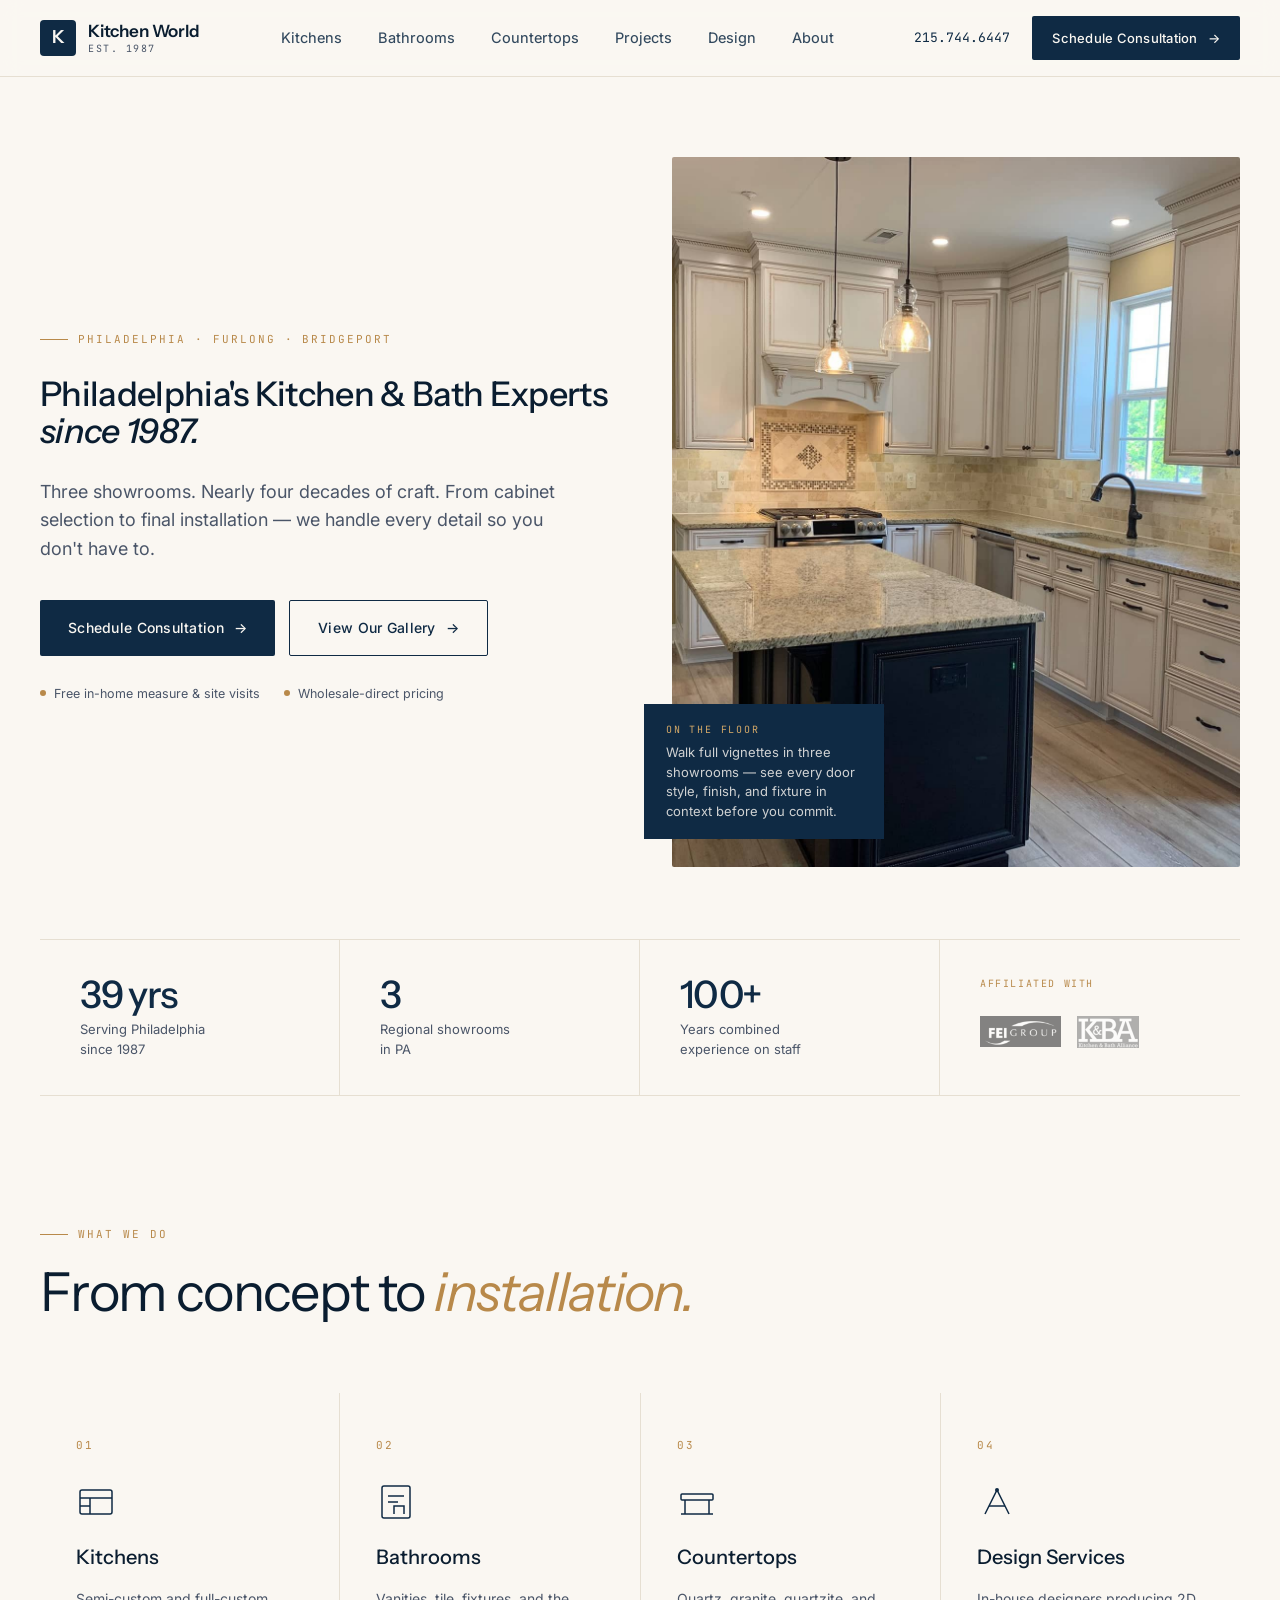
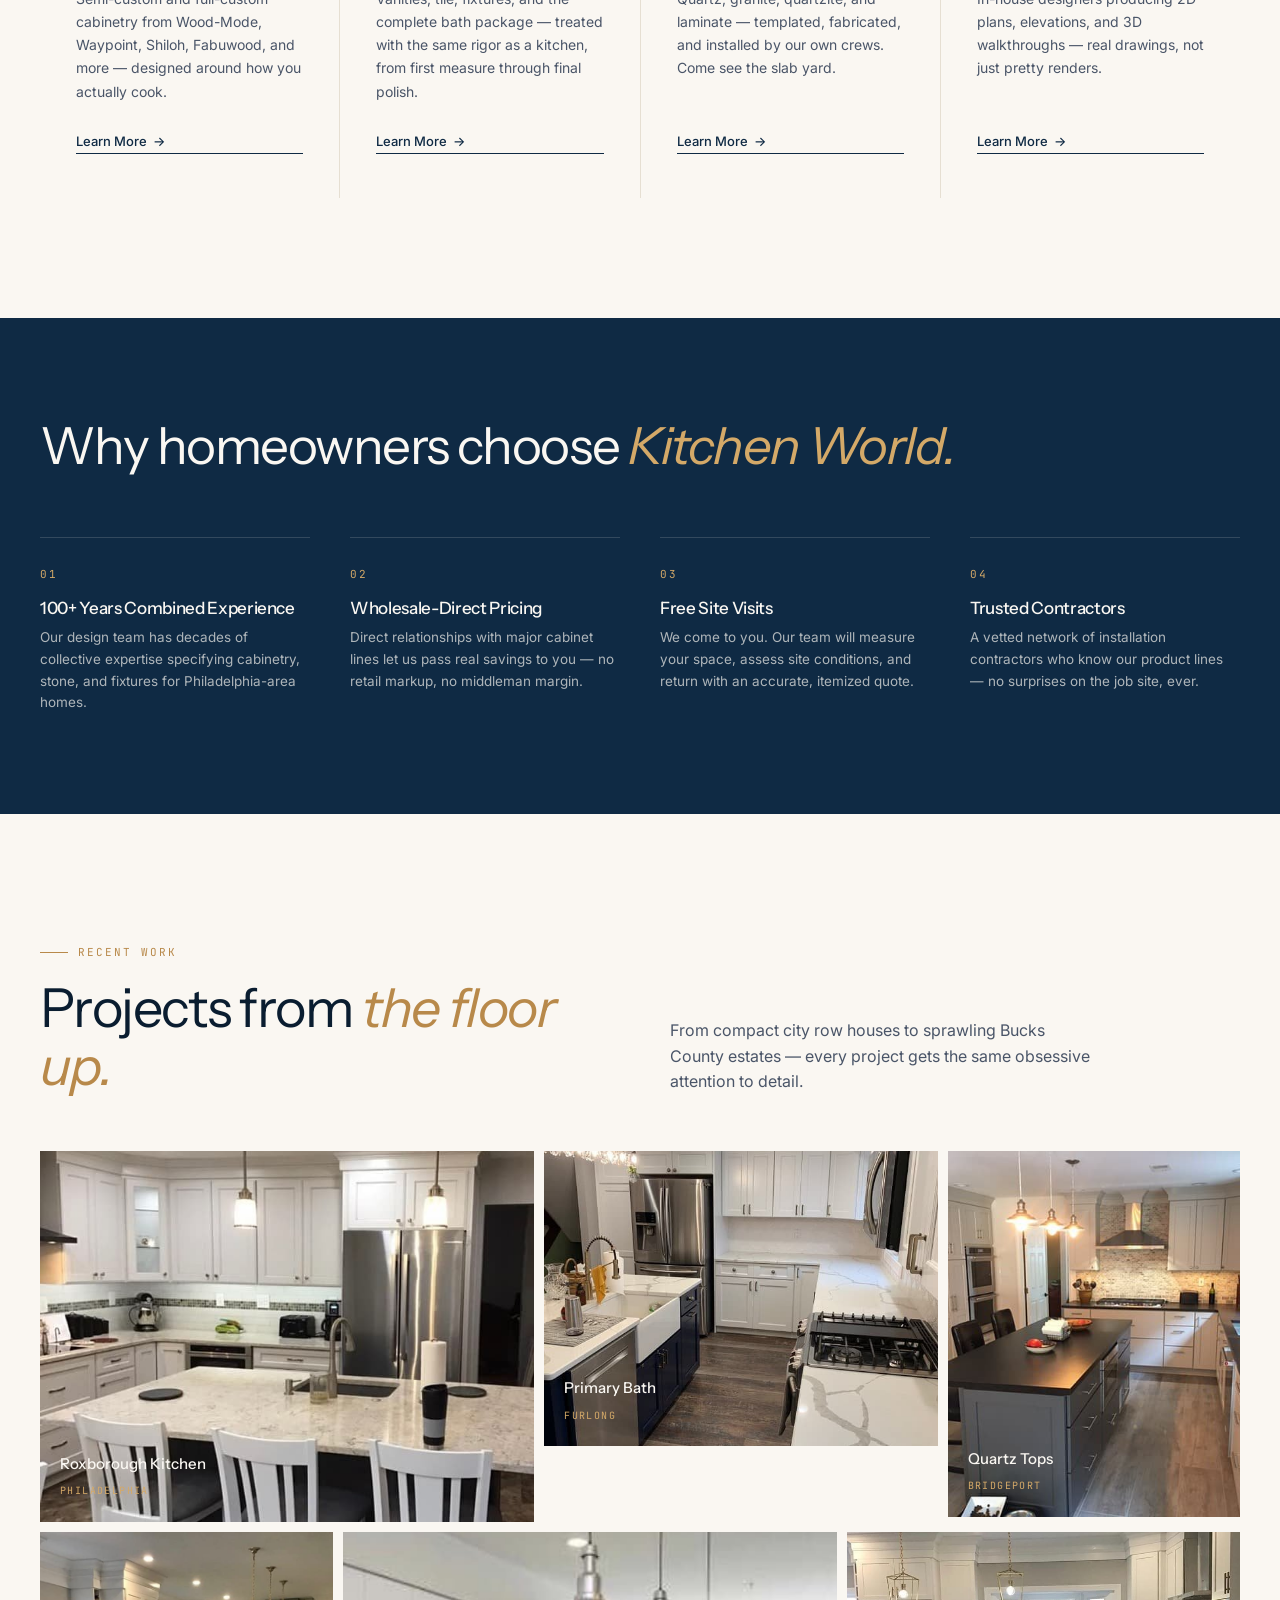
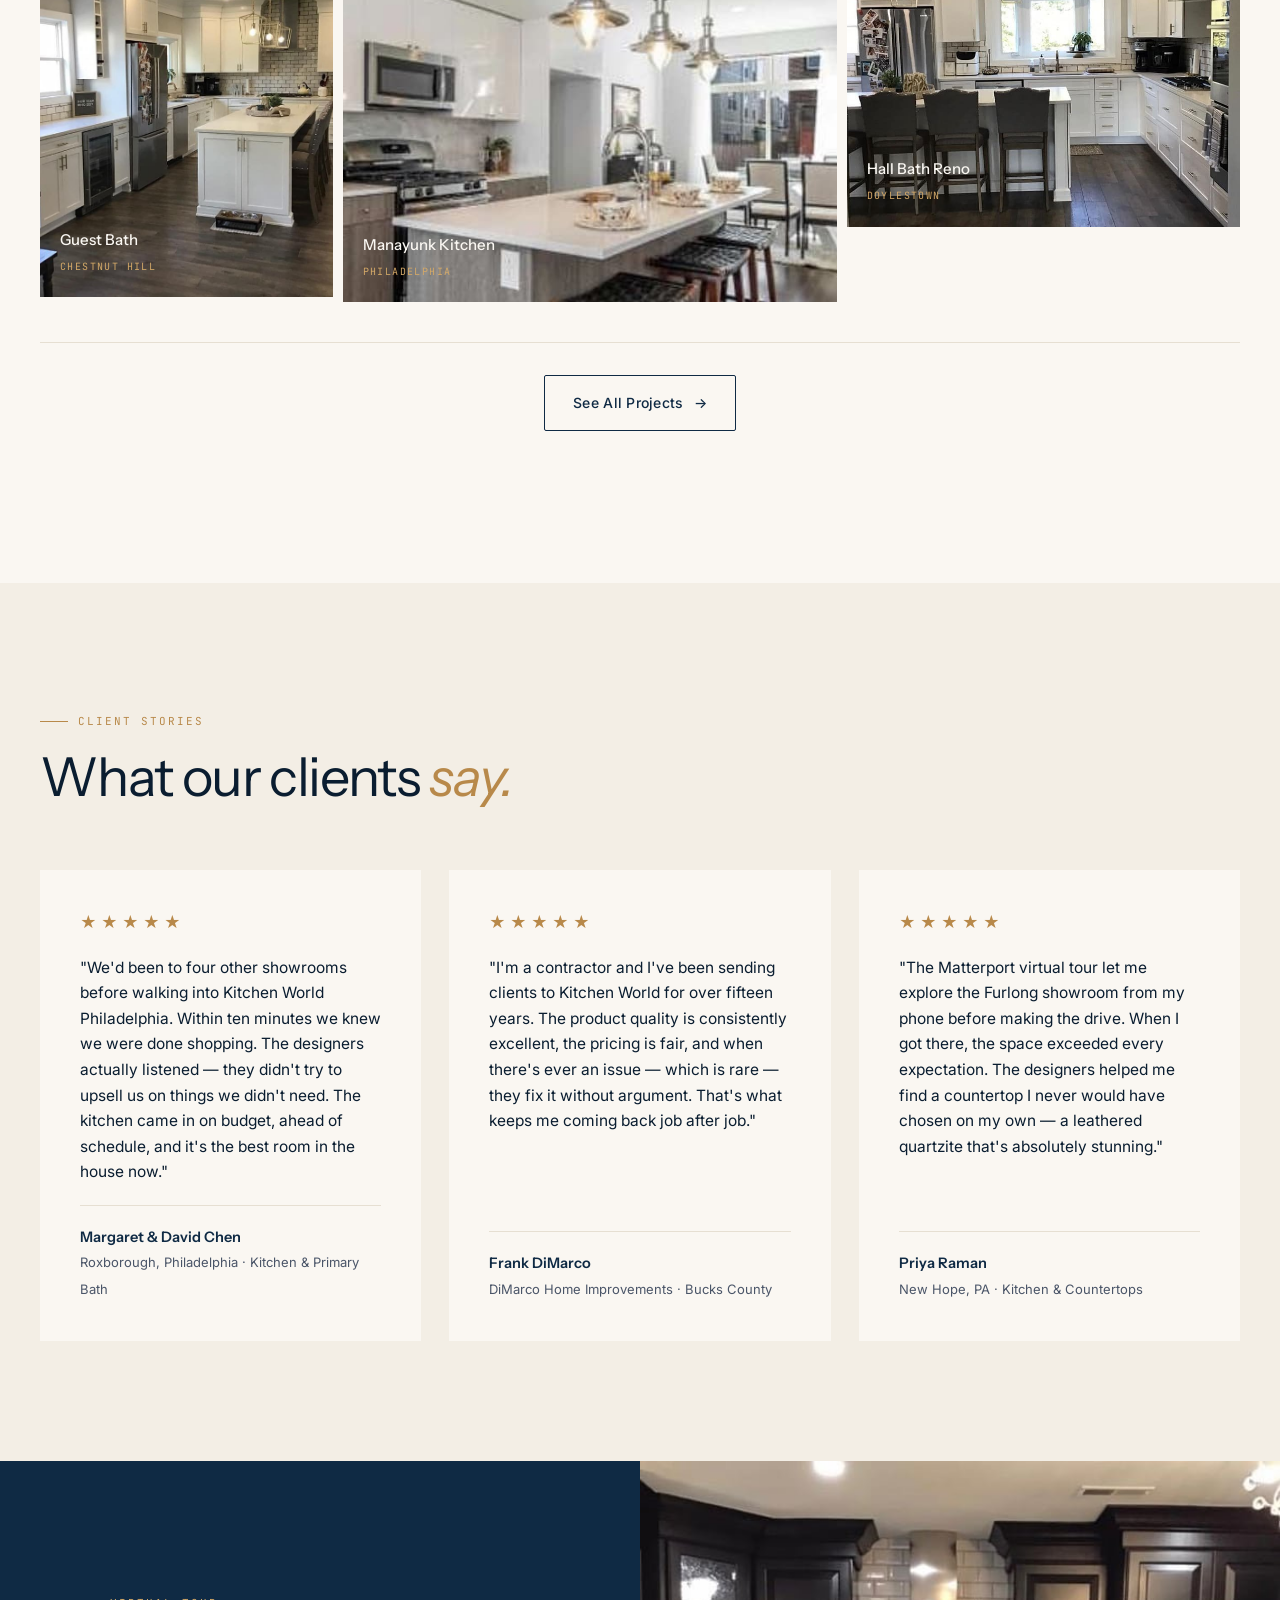
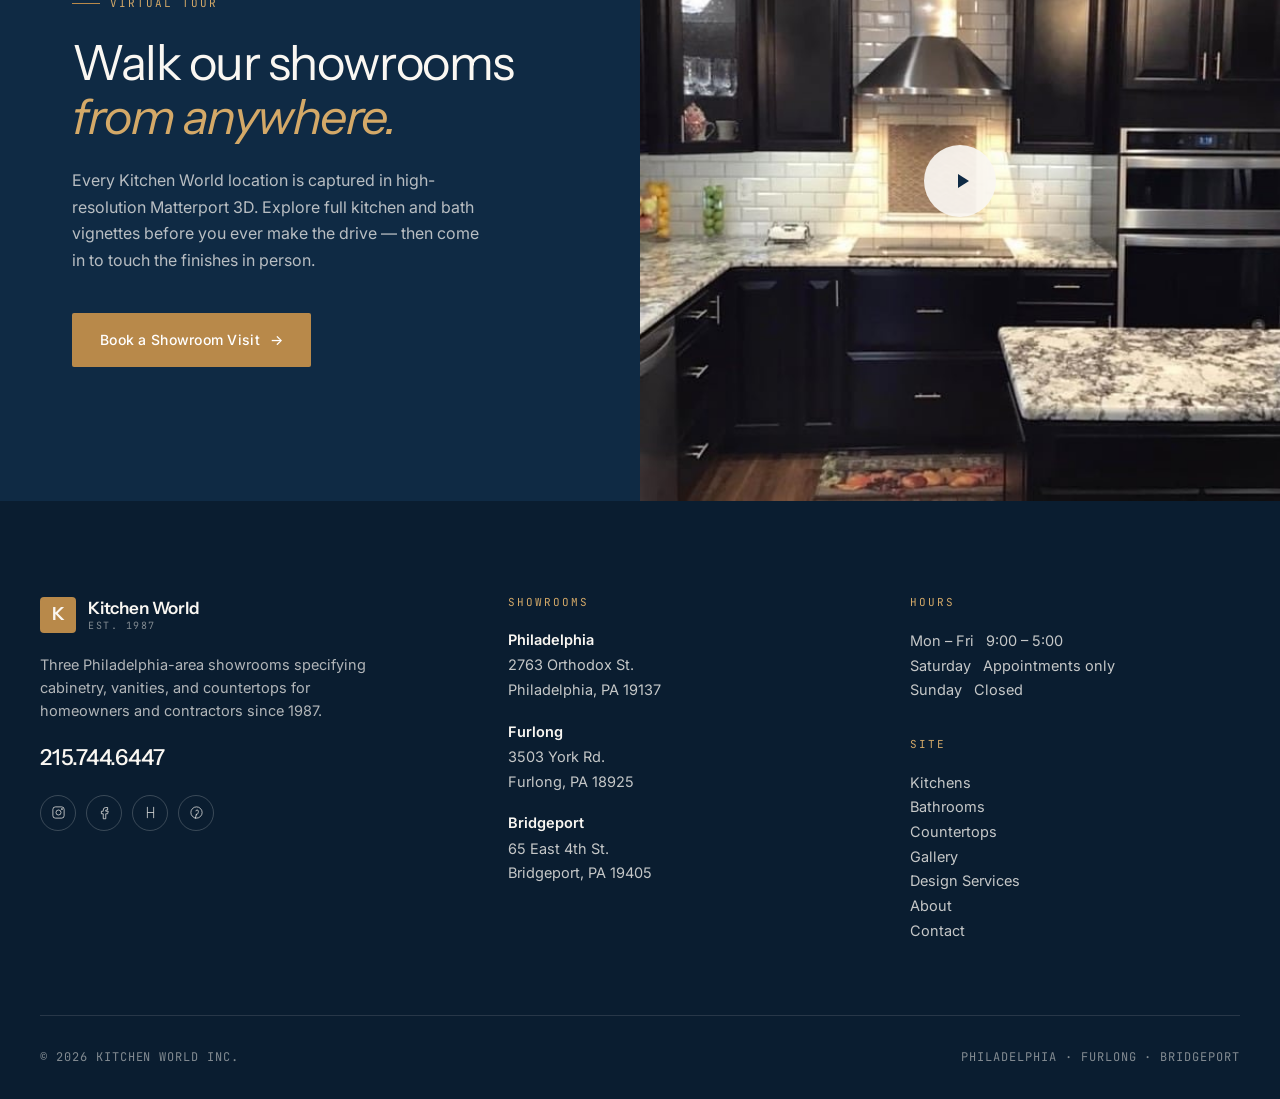
<file: index.html>
<!DOCTYPE html>
<html lang="en">
<head>
<meta charset="UTF-8">
<meta name="viewport" content="width=device-width,initial-scale=1">
<title>Kitchen World Inc. — Philadelphia's Kitchen & Bath Experts Since 1987</title>
<link rel="preconnect" href="https://fonts.googleapis.com">
<link rel="preconnect" href="https://fonts.gstatic.com" crossorigin>
<link href="https://fonts.googleapis.com/css2?family=Instrument+Sans:wght@400;500;600&family=Inter:wght@300;400;500;600&family=JetBrains+Mono:wght@400&display=swap" rel="stylesheet">
<style>
:root{
  --navy:#0F2A44;--navy-soft:#1B3A5B;--navy-ink:#0A1D30;
  --cream:#FAF7F2;--cream-2:#F3EEE5;--line:#E6DFD2;
  --gold:#B8894A;--gold-soft:#D4A968;
  --slate:#4A5568;--slate-soft:#7C8695;--white:#FFFFFF;
}
*{box-sizing:border-box;margin:0;padding:0}
html,body{background:var(--cream);color:var(--navy-ink);font-family:"Inter",system-ui,sans-serif;-webkit-font-smoothing:antialiased;font-size:17px;line-height:1.55}
img{display:block;max-width:100%}
a{color:inherit;text-decoration:none}
h1,h2,h3,h4{font-family:"Instrument Sans",sans-serif;font-weight:500;letter-spacing:-0.02em;color:var(--navy-ink);line-height:1.08}
.mono{font-family:"JetBrains Mono",monospace;font-size:12px;letter-spacing:.08em;text-transform:uppercase;color:var(--slate)}
.wrap{max-width:1280px;margin:0 auto;padding:0 40px}
.eyebrow{display:inline-flex;align-items:center;gap:10px;font-family:"JetBrains Mono",monospace;font-size:11px;letter-spacing:.18em;text-transform:uppercase;color:var(--gold)}
.eyebrow::before{content:"";width:28px;height:1px;background:var(--gold)}

/* NAV */
.nav{position:sticky;top:0;z-index:50;background:rgba(250,247,242,.88);backdrop-filter:blur(10px);border-bottom:1px solid var(--line)}
.nav-inner{display:flex;align-items:center;justify-content:space-between;height:76px;gap:48px}
.logo{display:flex;align-items:center;gap:12px}
.logo-mark{width:36px;height:36px;border-radius:4px;background:var(--navy);display:grid;place-items:center;color:var(--cream);font-family:"Instrument Sans";font-size:18px;font-weight:600}
.logo-text{display:flex;flex-direction:column;line-height:1}
.logo-text b{font-family:"Instrument Sans";font-weight:600;font-size:17px;letter-spacing:-0.01em}
.logo-text span{font-size:10px;font-family:"JetBrains Mono",monospace;letter-spacing:.15em;color:var(--slate);margin-top:4px}
.nav-links{display:flex;gap:36px;font-size:14.5px;font-weight:450;margin:0 auto}
.nav-links a{color:var(--navy);opacity:.85}
.nav-links a:hover{opacity:1;color:var(--gold)}
.nav-cta{display:flex;align-items:center;gap:22px}
.nav-phone{font-family:"JetBrains Mono",monospace;font-size:13px;color:var(--navy);white-space:nowrap}

/* BUTTONS */
.btn{display:inline-flex;align-items:center;gap:10px;padding:16px 28px;border-radius:2px;font-size:14px;font-weight:500;letter-spacing:.02em;transition:all .2s ease;cursor:pointer;border:none;font-family:inherit}
.btn-primary{background:var(--navy);color:var(--cream)}
.btn-primary:hover{background:var(--navy-ink)}
.btn-gold{background:var(--gold);color:var(--white)}
.btn-gold:hover{background:#a47839}
.btn-ghost{background:transparent;color:var(--navy);border:1px solid var(--navy)}
.btn-ghost:hover{background:var(--navy);color:var(--cream)}
.btn-link{font-size:13px;font-weight:500;color:var(--navy);border-bottom:1px solid var(--navy);padding-bottom:2px;letter-spacing:.02em}
.btn-link:hover{color:var(--gold);border-color:var(--gold)}
.arrow{display:inline-block;transition:transform .2s}
.btn:hover .arrow{transform:translateX(3px)}

/* HERO */
.hero-wrap{background:var(--cream);padding-top:0}
.hero-grid{display:grid;grid-template-columns:1fr 1fr;gap:64px;align-items:center;padding:80px 0 0}
.hero-eyebrow{margin-bottom:28px}
.hero h1{font-size:clamp(42px,5.8vw,84px);font-weight:400;letter-spacing:-0.04em;line-height:1.02;color:var(--navy-ink)}
.hero h1 em{font-style:italic;color:var(--gold);font-weight:400}
.hero-sub{font-size:18px;color:var(--slate);line-height:1.6;margin-top:28px;max-width:520px}
.hero-actions{display:flex;gap:14px;margin-top:36px;flex-wrap:wrap}
.hero-meta{display:flex;gap:24px;margin-top:28px;flex-wrap:wrap}
.hero-meta-item{display:flex;align-items:center;gap:8px;font-size:12.5px;color:var(--slate)}
.hero-meta-dot{width:6px;height:6px;border-radius:50%;background:var(--gold);flex-shrink:0}

.hero-right{position:relative}
.hero-img-wrap{aspect-ratio:4/5;overflow:hidden;border-radius:2px;background:var(--cream-2)}
.hero-img-wrap img{width:100%;height:100%;object-fit:cover}
.hero-tag{position:absolute;bottom:28px;left:-28px;background:var(--navy);color:var(--cream);padding:18px 22px;max-width:240px}
.hero-tag-label{font-family:"JetBrains Mono",monospace;font-size:10px;letter-spacing:.18em;text-transform:uppercase;color:var(--gold-soft);margin-bottom:6px}
.hero-tag p{font-size:13px;color:rgba(250,247,242,.82);line-height:1.5}

/* TRUST BAR */
.trust-bar{border-top:1px solid var(--line);border-bottom:1px solid var(--line);margin-top:72px}
.trust-grid{display:grid;grid-template-columns:repeat(4,1fr)}
.trust-item{padding:36px 40px;border-right:1px solid var(--line);display:flex;flex-direction:column;gap:6px}
.trust-item:last-child{border-right:none}
.trust-num{font-family:"Instrument Sans";font-size:38px;font-weight:500;color:var(--navy);letter-spacing:-0.04em;line-height:1}
.trust-label{font-size:13px;color:var(--slate);line-height:1.5}
.trust-affs{display:flex;gap:16px;align-items:center;margin-top:4px;flex-wrap:wrap}
.trust-affs img{height:32px;width:auto;object-fit:contain;opacity:.7;filter:grayscale(1)}
.trust-affs img:hover{opacity:1;filter:none}

/* SERVICES */
.services-section{padding:120px 0}
.services-head{margin-bottom:72px}
.services-head h2{font-size:clamp(36px,4.2vw,58px);font-weight:400;letter-spacing:-0.03em}
.services-head h2 em{font-style:italic;color:var(--gold)}
.services-grid{display:grid;grid-template-columns:repeat(4,1fr);gap:1px;background:var(--line)}
.svc-card{background:var(--cream);padding:44px 36px;display:flex;flex-direction:column;transition:background .2s}
.svc-card:hover{background:var(--cream-2)}
.svc-num{font-family:"JetBrains Mono",monospace;font-size:11px;letter-spacing:.2em;color:var(--gold);margin-bottom:28px}
.svc-icon{width:40px;height:40px;color:var(--navy);margin-bottom:20px}
.svc-title{font-family:"Instrument Sans";font-size:20px;font-weight:500;margin-bottom:14px;color:var(--navy-ink)}
.svc-desc{font-size:14px;color:var(--slate);line-height:1.65;flex:1}
.svc-link{margin-top:28px;font-size:13px;font-weight:500;color:var(--navy);display:inline-flex;align-items:center;gap:6px;border-bottom:1px solid var(--navy);padding-bottom:2px;transition:all .2s}
.svc-link:hover{color:var(--gold);border-color:var(--gold)}

/* WHY US */
.why-section{background:var(--navy);padding:100px 0}
.why-head{color:var(--cream);font-size:clamp(36px,4vw,52px);font-weight:400;letter-spacing:-0.03em;margin-bottom:64px}
.why-head em{font-style:italic;color:var(--gold-soft)}
.why-grid{display:grid;grid-template-columns:repeat(4,1fr);gap:40px}
.why-item{border-top:1px solid rgba(250,247,242,.15);padding-top:28px}
.why-item-num{font-family:"JetBrains Mono",monospace;font-size:11px;letter-spacing:.2em;color:var(--gold-soft);margin-bottom:16px}
.why-item h4{font-family:"Instrument Sans";font-size:17px;font-weight:500;color:var(--cream);margin-bottom:10px}
.why-item p{font-size:13.5px;color:rgba(250,247,242,.68);line-height:1.6}

/* PROJECTS GRID */
.projects-section{padding:120px 0}
.projects-head{display:grid;grid-template-columns:1fr 1fr;gap:60px;align-items:end;margin-bottom:56px}
.projects-head h2{font-size:clamp(36px,4.2vw,58px);font-weight:400;letter-spacing:-0.03em}
.projects-head h2 em{font-style:italic;color:var(--gold)}
.projects-head p{color:var(--slate);font-size:16px;max-width:420px;line-height:1.6}
.proj-grid{display:grid;grid-template-columns:repeat(12,1fr);gap:10px}
.proj-tile{position:relative;overflow:hidden;background:var(--cream-2)}
.proj-tile img{width:100%;height:100%;object-fit:cover;transition:transform .5s ease}
.proj-tile:hover img{transform:scale(1.04)}
.proj-overlay{position:absolute;inset:0;background:linear-gradient(to top,rgba(10,29,48,.82) 0%,transparent 55%);opacity:0;transition:opacity .3s}
.proj-tile:hover .proj-overlay{opacity:1}
.proj-label{position:absolute;bottom:20px;left:20px;color:var(--cream)}
.proj-label b{font-family:"Instrument Sans";font-size:15px;font-weight:500;display:block}
.proj-label span{font-family:"JetBrains Mono",monospace;font-size:10px;letter-spacing:.14em;text-transform:uppercase;color:var(--gold-soft)}
.t1{grid-column:span 5;aspect-ratio:4/3}
.t2{grid-column:span 4;aspect-ratio:4/3}
.t3{grid-column:span 3;aspect-ratio:4/5}
.t4{grid-column:span 3;aspect-ratio:4/5}
.t5{grid-column:span 5;aspect-ratio:4/3}
.t6{grid-column:span 4;aspect-ratio:4/3}
.proj-footer{margin-top:40px;display:flex;justify-content:center;padding:32px 0;border-top:1px solid var(--line)}

/* TESTIMONIALS */
.testi-section{padding:120px 0;background:var(--cream-2)}
.testi-head{margin-bottom:64px}
.testi-head h2{font-size:clamp(36px,4.2vw,56px);font-weight:400;letter-spacing:-0.03em}
.testi-head h2 em{font-style:italic;color:var(--gold)}
.testi-grid{display:grid;grid-template-columns:repeat(3,1fr);gap:28px}
.testi-card{background:var(--cream);padding:40px;display:flex;flex-direction:column;gap:20px}
.testi-stars{display:flex;gap:4px}
.testi-star{color:var(--gold);font-size:16px}
.testi-text{font-size:15.5px;color:var(--navy-ink);line-height:1.65;flex:1}
.testi-attr{border-top:1px solid var(--line);padding-top:20px}
.testi-attr b{font-family:"Instrument Sans";font-size:14.5px;font-weight:600;color:var(--navy);display:block}
.testi-attr span{font-size:13px;color:var(--slate)}

/* 3D SHOWROOM */
.showroom-section{display:grid;grid-template-columns:1fr 1fr}
.showroom-left{background:var(--navy);padding:100px 72px;display:flex;flex-direction:column;justify-content:center}
.showroom-eyebrow{margin-bottom:24px}
.showroom-left h2{font-size:clamp(36px,3.8vw,52px);font-weight:400;letter-spacing:-0.03em;color:var(--cream);line-height:1.1}
.showroom-left h2 em{font-style:italic;color:var(--gold-soft)}
.showroom-left p{color:rgba(250,247,242,.72);font-size:16px;line-height:1.65;margin-top:24px;max-width:420px}
.showroom-left .btn{margin-top:40px;align-self:flex-start}
.showroom-right{position:relative;min-height:520px;overflow:hidden}
.showroom-right img{width:100%;height:100%;object-fit:cover}
.play-btn{position:absolute;top:50%;left:50%;transform:translate(-50%,-50%);width:72px;height:72px;background:rgba(250,247,242,.92);border-radius:50%;display:grid;place-items:center;cursor:pointer;transition:transform .2s,background .2s}
.play-btn:hover{background:var(--cream);transform:translate(-50%,-50%) scale(1.08)}
.play-btn svg{margin-left:4px}

/* FOOTER */
.footer{background:var(--navy-ink);color:var(--cream);padding:96px 0 32px}
.footer-top{display:grid;grid-template-columns:1.2fr 1fr 1fr;gap:72px;padding-bottom:72px;border-bottom:1px solid rgba(250,247,242,.12)}
.footer .logo-mark{background:var(--gold)}
.footer .logo-text b{color:var(--cream)}
.footer .logo-text span{color:rgba(250,247,242,.5)}
.footer-col h4{font-family:"JetBrains Mono",monospace;font-size:11px;letter-spacing:.18em;text-transform:uppercase;color:var(--gold-soft);font-weight:400;margin-bottom:20px}
.footer-col p,.footer-col a{color:rgba(250,247,242,.78);font-size:14.5px;line-height:1.7}
.footer-col a:hover{color:var(--gold-soft)}
.footer-intro{max-width:340px;color:rgba(250,247,242,.7);font-size:14.5px;line-height:1.6;margin-top:20px}
.phone-big{font-family:"Instrument Sans";font-size:22px;color:var(--cream);font-weight:500;letter-spacing:-0.01em;margin-top:18px;display:inline-block}
.phone-big:hover{color:var(--gold-soft)}
.loc{margin-bottom:18px}
.loc b{color:var(--cream);font-weight:600;font-size:14.5px;display:block;margin-bottom:2px}
.socials{display:flex;gap:10px;margin-top:20px}
.social{width:36px;height:36px;border:1px solid rgba(250,247,242,.2);border-radius:50%;display:grid;place-items:center;color:rgba(250,247,242,.7);transition:all .2s}
.social:hover{border-color:var(--gold-soft);color:var(--gold-soft)}
.footer-bottom{padding-top:32px;display:flex;justify-content:space-between;font-size:12px;color:rgba(250,247,242,.5);font-family:"JetBrains Mono",monospace;letter-spacing:.08em;text-transform:uppercase}

@media(max-width:960px){
  .wrap{padding:0 24px}
  .nav-links{display:none}
  .hero-grid{grid-template-columns:1fr;gap:48px;padding:60px 0 0}
  .hero-tag{left:0;bottom:-20px}
  .trust-grid{grid-template-columns:1fr 1fr}
  .services-grid{grid-template-columns:1fr 1fr}
  .why-grid{grid-template-columns:1fr 1fr}
  .projects-head{grid-template-columns:1fr}
  .testi-grid{grid-template-columns:1fr}
  .showroom-section{grid-template-columns:1fr}
  .footer-top{grid-template-columns:1fr;gap:40px}
  .proj-grid{grid-template-columns:1fr 1fr}
  .t1,.t2,.t3,.t4,.t5,.t6{grid-column:span 1;aspect-ratio:4/3}
}
</style>
</head>
<body>

<!-- NAV -->
<nav class="nav">
  <div class="wrap nav-inner">
    <a href="index.html" class="logo">
      <div class="logo-mark">K</div>
      <div class="logo-text"><b>Kitchen World</b><span>EST. 1987</span></div>
    </a>
    <div class="nav-links">
      <a href="kitchens.html">Kitchens</a>
      <a href="bathrooms.html">Bathrooms</a>
      <a href="countertops.html">Countertops</a>
      <a href="gallery.html">Projects</a>
      <a href="design.html">Design</a>
      <a href="about.html">About</a>
    </div>
    <div class="nav-cta">
      <a href="tel:+12157446447" class="nav-phone">215.744.6447</a>
      <a href="contact.html" class="btn btn-primary" style="padding:12px 20px;font-size:13px">Schedule Consultation <span class="arrow">→</span></a>
    </div>
  </div>
</nav>

<!-- HERO -->
<div class="hero-wrap">
  <div class="wrap">
    <div class="hero-grid">
      <div class="hero-left">
        <div class="hero-eyebrow">
          <span class="eyebrow">Philadelphia · Furlong · Bridgeport</span>
        </div>
        <h1 class="hero">Philadelphia's Kitchen &amp; Bath Experts <em>since 1987.</em></h1>
        <p class="hero-sub">Three showrooms. Nearly four decades of craft. From cabinet selection to final installation — we handle every detail so you don't have to.</p>
        <div class="hero-actions">
          <a href="contact.html" class="btn btn-primary">Schedule Consultation <span class="arrow">→</span></a>
          <a href="gallery.html" class="btn btn-ghost">View Our Gallery <span class="arrow">→</span></a>
        </div>
        <div class="hero-meta">
          <div class="hero-meta-item"><div class="hero-meta-dot"></div><span>Free in-home measure &amp; site visits</span></div>
          <div class="hero-meta-item"><div class="hero-meta-dot"></div><span>Wholesale-direct pricing</span></div>
        </div>
      </div>
      <div class="hero-right">
        <div class="hero-img-wrap">
          <img src="images/hero.jpg" alt="Kitchen World showroom interior">
        </div>
        <div class="hero-tag">
          <div class="hero-tag-label">On the floor</div>
          <p>Walk full vignettes in three showrooms — see every door style, finish, and fixture in context before you commit.</p>
        </div>
      </div>
    </div>

    <!-- TRUST BAR -->
    <div class="trust-bar">
      <div class="trust-grid">
        <div class="trust-item">
          <div class="trust-num">39 yrs</div>
          <div class="trust-label">Serving Philadelphia<br>since 1987</div>
        </div>
        <div class="trust-item">
          <div class="trust-num">3</div>
          <div class="trust-label">Regional showrooms<br>in PA</div>
        </div>
        <div class="trust-item">
          <div class="trust-num">100+</div>
          <div class="trust-label">Years combined<br>experience on staff</div>
        </div>
        <div class="trust-item">
          <div style="font-family:'JetBrains Mono',monospace;font-size:10px;letter-spacing:.16em;text-transform:uppercase;color:var(--gold);margin-bottom:14px">Affiliated with</div>
          <div class="trust-affs">
            <img src="images/fei.png" alt="FEI Group">
            <img src="images/kba.png" alt="Kitchen &amp; Bath Association">
          </div>
        </div>
      </div>
    </div>
  </div>
</div>

<!-- SERVICES -->
<section class="services-section">
  <div class="wrap">
    <div class="services-head">
      <div class="eyebrow" style="margin-bottom:20px">What we do</div>
      <h2>From concept to <em>installation.</em></h2>
    </div>
    <div class="services-grid">

      <div class="svc-card">
        <div class="svc-num">01</div>
        <svg class="svc-icon" viewBox="0 0 40 40" fill="none" stroke="currentColor" stroke-width="1.5">
          <rect x="4" y="8" width="32" height="24" rx="2"/>
          <path d="M4 16h32M14 16v16M4 24h10"/>
        </svg>
        <div class="svc-title">Kitchens</div>
        <p class="svc-desc">Semi-custom and full-custom cabinetry from Wood-Mode, Waypoint, Shiloh, Fabuwood, and more — designed around how you actually cook.</p>
        <a href="kitchens.html" class="svc-link">Learn More <span class="arrow">→</span></a>
      </div>

      <div class="svc-card">
        <div class="svc-num">02</div>
        <svg class="svc-icon" viewBox="0 0 40 40" fill="none" stroke="currentColor" stroke-width="1.5">
          <rect x="6" y="4" width="28" height="32" rx="2"/>
          <path d="M12 14h16M12 20h10M18 32v-8h10v8"/>
        </svg>
        <div class="svc-title">Bathrooms</div>
        <p class="svc-desc">Vanities, tile, fixtures, and the complete bath package — treated with the same rigor as a kitchen, from first measure through final polish.</p>
        <a href="bathrooms.html" class="svc-link">Learn More <span class="arrow">→</span></a>
      </div>

      <div class="svc-card">
        <div class="svc-num">03</div>
        <svg class="svc-icon" viewBox="0 0 40 40" fill="none" stroke="currentColor" stroke-width="1.5">
          <rect x="4" y="12" width="32" height="6" rx="1"/>
          <path d="M8 18v14M32 18v14M4 32h32"/>
        </svg>
        <div class="svc-title">Countertops</div>
        <p class="svc-desc">Quartz, granite, quartzite, and laminate — templated, fabricated, and installed by our own crews. Come see the slab yard.</p>
        <a href="countertops.html" class="svc-link">Learn More <span class="arrow">→</span></a>
      </div>

      <div class="svc-card">
        <div class="svc-num">04</div>
        <svg class="svc-icon" viewBox="0 0 40 40" fill="none" stroke="currentColor" stroke-width="1.5">
          <path d="M8 32L20 8l12 24"/>
          <path d="M12 24h16"/>
          <circle cx="20" cy="8" r="2" fill="currentColor" stroke="none"/>
        </svg>
        <div class="svc-title">Design Services</div>
        <p class="svc-desc">In-house designers producing 2D plans, elevations, and 3D walkthroughs — real drawings, not just pretty renders.</p>
        <a href="design.html" class="svc-link">Learn More <span class="arrow">→</span></a>
      </div>

    </div>
  </div>
</section>

<!-- WHY US -->
<section class="why-section">
  <div class="wrap">
    <h2 class="why-head">Why homeowners choose <em>Kitchen World.</em></h2>
    <div class="why-grid">
      <div class="why-item">
        <div class="why-item-num">01</div>
        <h4>100+ Years Combined Experience</h4>
        <p>Our design team has decades of collective expertise specifying cabinetry, stone, and fixtures for Philadelphia-area homes.</p>
      </div>
      <div class="why-item">
        <div class="why-item-num">02</div>
        <h4>Wholesale-Direct Pricing</h4>
        <p>Direct relationships with major cabinet lines let us pass real savings to you — no retail markup, no middleman margin.</p>
      </div>
      <div class="why-item">
        <div class="why-item-num">03</div>
        <h4>Free Site Visits</h4>
        <p>We come to you. Our team will measure your space, assess site conditions, and return with an accurate, itemized quote.</p>
      </div>
      <div class="why-item">
        <div class="why-item-num">04</div>
        <h4>Trusted Contractors</h4>
        <p>A vetted network of installation contractors who know our product lines — no surprises on the job site, ever.</p>
      </div>
    </div>
  </div>
</section>

<!-- PROJECTS -->
<section class="projects-section">
  <div class="wrap">
    <div class="projects-head">
      <div>
        <div class="eyebrow" style="margin-bottom:18px">Recent work</div>
        <h2>Projects from <em>the floor up.</em></h2>
      </div>
      <p>From compact city row houses to sprawling Bucks County estates — every project gets the same obsessive attention to detail.</p>
    </div>
    <div class="proj-grid">
      <a href="gallery.html" class="proj-tile t1">
        <img src="images/p1.jpg" alt="Kitchen renovation Philadelphia">
        <div class="proj-overlay"></div>
        <div class="proj-label"><b>Roxborough Kitchen</b><span>Philadelphia</span></div>
      </a>
      <a href="gallery.html" class="proj-tile t2">
        <img src="images/p2.jpg" alt="Primary bath suite">
        <div class="proj-overlay"></div>
        <div class="proj-label"><b>Primary Bath</b><span>Furlong</span></div>
      </a>
      <a href="gallery.html" class="proj-tile t3">
        <img src="images/p3.jpg" alt="Countertop installation">
        <div class="proj-overlay"></div>
        <div class="proj-label"><b>Quartz Tops</b><span>Bridgeport</span></div>
      </a>
      <a href="gallery.html" class="proj-tile t4">
        <img src="images/p4.jpg" alt="Custom bath">
        <div class="proj-overlay"></div>
        <div class="proj-label"><b>Guest Bath</b><span>Chestnut Hill</span></div>
      </a>
      <a href="gallery.html" class="proj-tile t5">
        <img src="images/p5.jpg" alt="Kitchen design">
        <div class="proj-overlay"></div>
        <div class="proj-label"><b>Manayunk Kitchen</b><span>Philadelphia</span></div>
      </a>
      <a href="gallery.html" class="proj-tile t6">
        <img src="images/p6.jpg" alt="Bathroom renovation">
        <div class="proj-overlay"></div>
        <div class="proj-label"><b>Hall Bath Reno</b><span>Doylestown</span></div>
      </a>
    </div>
    <div class="proj-footer">
      <a href="gallery.html" class="btn btn-ghost">See All Projects <span class="arrow">→</span></a>
    </div>
  </div>
</section>

<!-- TESTIMONIALS -->
<section class="testi-section">
  <div class="wrap">
    <div class="testi-head">
      <div class="eyebrow" style="margin-bottom:18px">Client stories</div>
      <h2>What our clients <em>say.</em></h2>
    </div>
    <div class="testi-grid">
      <div class="testi-card">
        <div class="testi-stars">
          <span class="testi-star">★</span><span class="testi-star">★</span><span class="testi-star">★</span><span class="testi-star">★</span><span class="testi-star">★</span>
        </div>
        <p class="testi-text">"We'd been to four other showrooms before walking into Kitchen World Philadelphia. Within ten minutes we knew we were done shopping. The designers actually listened — they didn't try to upsell us on things we didn't need. The kitchen came in on budget, ahead of schedule, and it's the best room in the house now."</p>
        <div class="testi-attr">
          <b>Margaret &amp; David Chen</b>
          <span>Roxborough, Philadelphia · Kitchen &amp; Primary Bath</span>
        </div>
      </div>
      <div class="testi-card">
        <div class="testi-stars">
          <span class="testi-star">★</span><span class="testi-star">★</span><span class="testi-star">★</span><span class="testi-star">★</span><span class="testi-star">★</span>
        </div>
        <p class="testi-text">"I'm a contractor and I've been sending clients to Kitchen World for over fifteen years. The product quality is consistently excellent, the pricing is fair, and when there's ever an issue — which is rare — they fix it without argument. That's what keeps me coming back job after job."</p>
        <div class="testi-attr">
          <b>Frank DiMarco</b>
          <span>DiMarco Home Improvements · Bucks County</span>
        </div>
      </div>
      <div class="testi-card">
        <div class="testi-stars">
          <span class="testi-star">★</span><span class="testi-star">★</span><span class="testi-star">★</span><span class="testi-star">★</span><span class="testi-star">★</span>
        </div>
        <p class="testi-text">"The Matterport virtual tour let me explore the Furlong showroom from my phone before making the drive. When I got there, the space exceeded every expectation. The designers helped me find a countertop I never would have chosen on my own — a leathered quartzite that's absolutely stunning."</p>
        <div class="testi-attr">
          <b>Priya Raman</b>
          <span>New Hope, PA · Kitchen &amp; Countertops</span>
        </div>
      </div>
    </div>
  </div>
</section>

<!-- 3D SHOWROOM -->
<section class="showroom-section">
  <div class="showroom-left">
    <div class="eyebrow showroom-eyebrow" style="color:var(--gold-soft)">Virtual tour</div>
    <h2>Walk our showrooms <em>from anywhere.</em></h2>
    <p>Every Kitchen World location is captured in high-resolution Matterport 3D. Explore full kitchen and bath vignettes before you ever make the drive — then come in to touch the finishes in person.</p>
    <a href="contact.html" class="btn btn-gold">Book a Showroom Visit <span class="arrow">→</span></a>
  </div>
  <div class="showroom-right">
    <img src="images/showroom.jpg" alt="Kitchen World showroom 3D tour">
    <div class="play-btn" role="button" aria-label="Watch virtual tour">
      <svg width="24" height="24" viewBox="0 0 24 24" fill="var(--navy)"><path d="M8 5v14l11-7z"/></svg>
    </div>
  </div>
</section>

<!-- FOOTER -->
<footer class="footer">
  <div class="wrap">
    <div class="footer-top">
      <div>
        <a href="index.html" class="logo">
          <div class="logo-mark">K</div>
          <div class="logo-text"><b>Kitchen World</b><span>EST. 1987</span></div>
        </a>
        <p class="footer-intro">Three Philadelphia-area showrooms specifying cabinetry, vanities, and countertops for homeowners and contractors since 1987.</p>
        <a href="tel:+12157446447" class="phone-big">215.744.6447</a>
        <div class="socials">
          <a href="#" class="social" aria-label="Instagram"><svg width="15" height="15" viewBox="0 0 24 24" fill="none" stroke="currentColor" stroke-width="1.6"><rect x="3" y="3" width="18" height="18" rx="4"/><circle cx="12" cy="12" r="4"/><circle cx="17.5" cy="6.5" r=".8" fill="currentColor"/></svg></a>
          <a href="#" class="social" aria-label="Facebook"><svg width="15" height="15" viewBox="0 0 24 24" fill="none" stroke="currentColor" stroke-width="1.6"><path d="M14 8h3V4h-3a4 4 0 0 0-4 4v2H7v4h3v8h4v-8h3l1-4h-4V8z"/></svg></a>
          <a href="#" class="social" aria-label="Houzz"><svg width="15" height="15" viewBox="0 0 24 24" fill="none" stroke="currentColor" stroke-width="1.6"><path d="M7 3v18M17 3v18M7 12h10"/></svg></a>
          <a href="#" class="social" aria-label="Pinterest"><svg width="15" height="15" viewBox="0 0 24 24" fill="none" stroke="currentColor" stroke-width="1.6"><circle cx="12" cy="12" r="9"/><path d="M10 22l2-8m-1-4a2 2 0 1 1 4 0c0 3-2 6-4 6"/></svg></a>
        </div>
      </div>
      <div class="footer-col">
        <h4>Showrooms</h4>
        <div class="loc"><b>Philadelphia</b><p>2763 Orthodox St.<br>Philadelphia, PA 19137</p></div>
        <div class="loc"><b>Furlong</b><p>3503 York Rd.<br>Furlong, PA 18925</p></div>
        <div class="loc"><b>Bridgeport</b><p>65 East 4th St.<br>Bridgeport, PA 19405</p></div>
      </div>
      <div class="footer-col">
        <h4>Hours</h4>
        <p>Mon – Fri &nbsp; 9:00 – 5:00<br>Saturday &nbsp; Appointments only<br>Sunday &nbsp; Closed</p>
        <h4 style="margin-top:36px">Site</h4>
        <p><a href="kitchens.html">Kitchens</a><br><a href="bathrooms.html">Bathrooms</a><br><a href="countertops.html">Countertops</a><br><a href="gallery.html">Gallery</a><br><a href="design.html">Design Services</a><br><a href="about.html">About</a><br><a href="contact.html">Contact</a></p>
      </div>
    </div>
    <div class="footer-bottom">
      <span>© 2026 Kitchen World Inc.</span>
      <span>Philadelphia · Furlong · Bridgeport</span>
    </div>
  </div>
</footer>

</body>
</html>
</file>
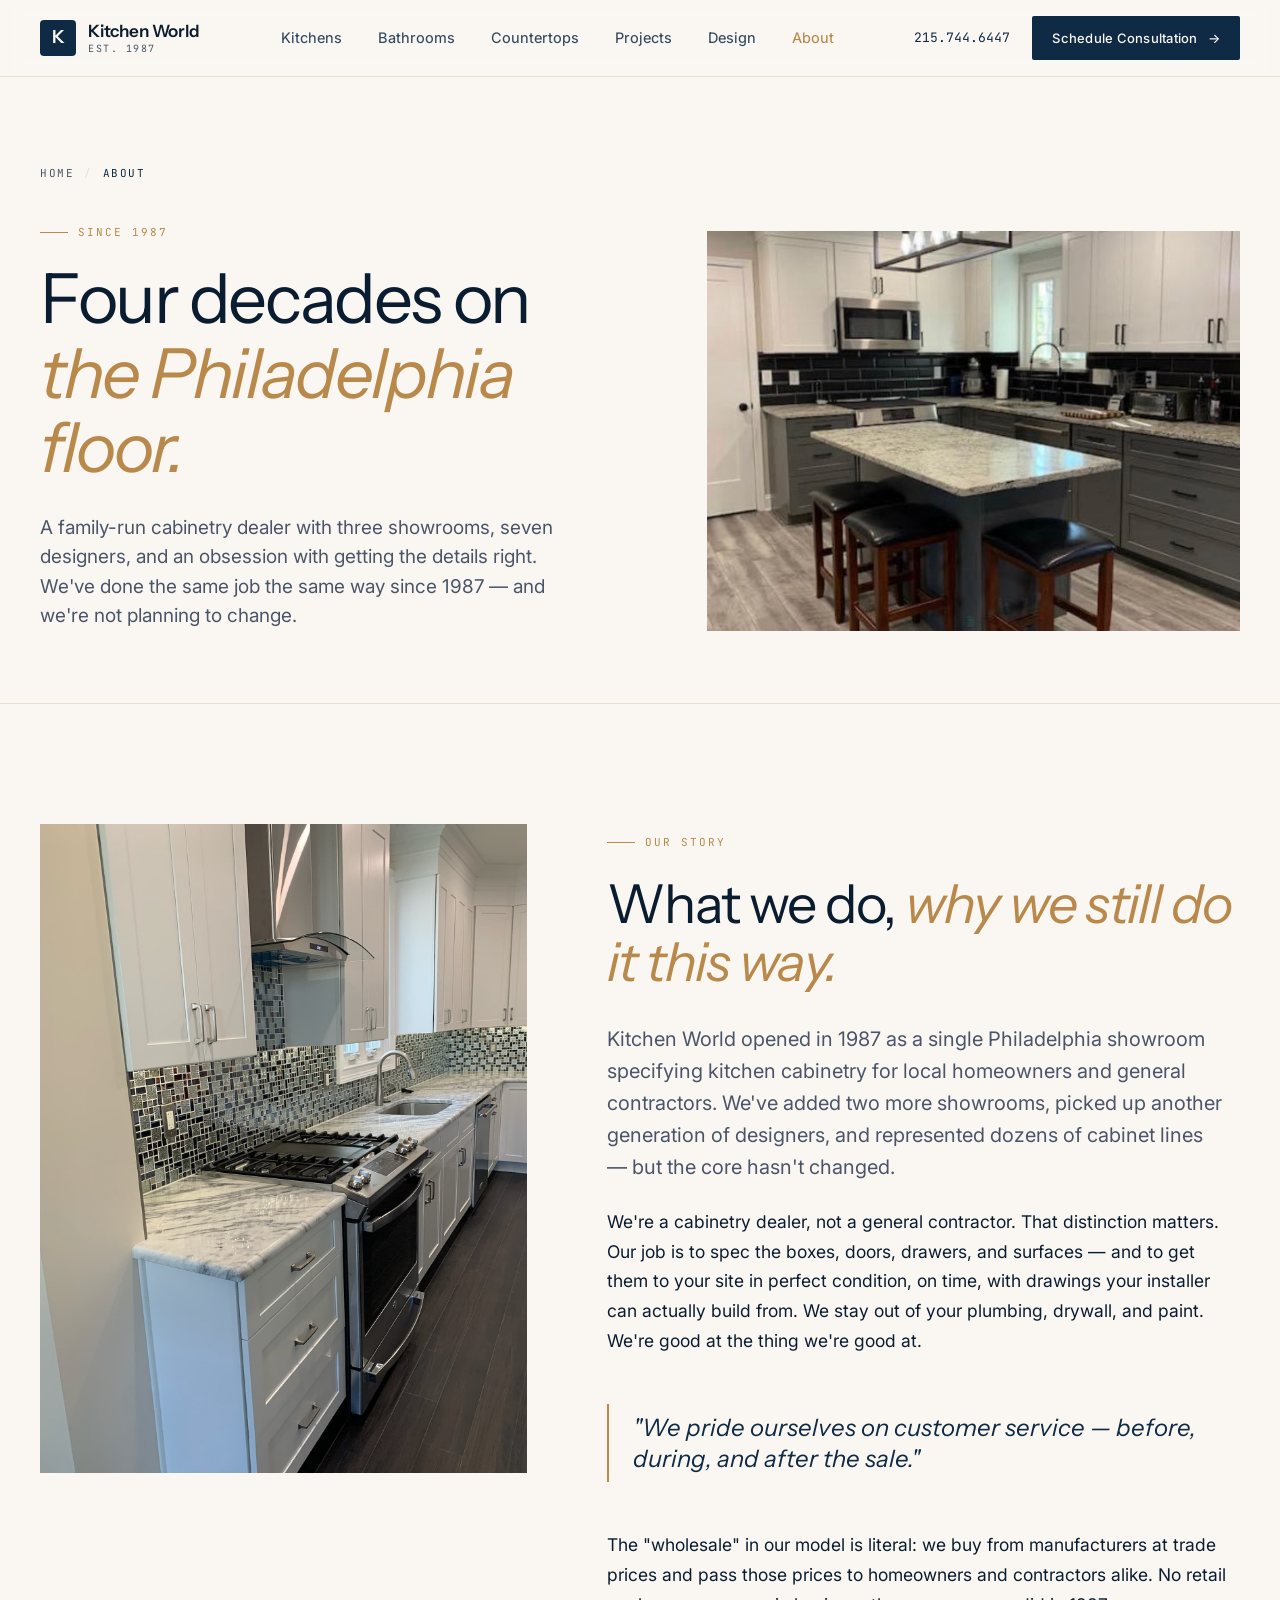
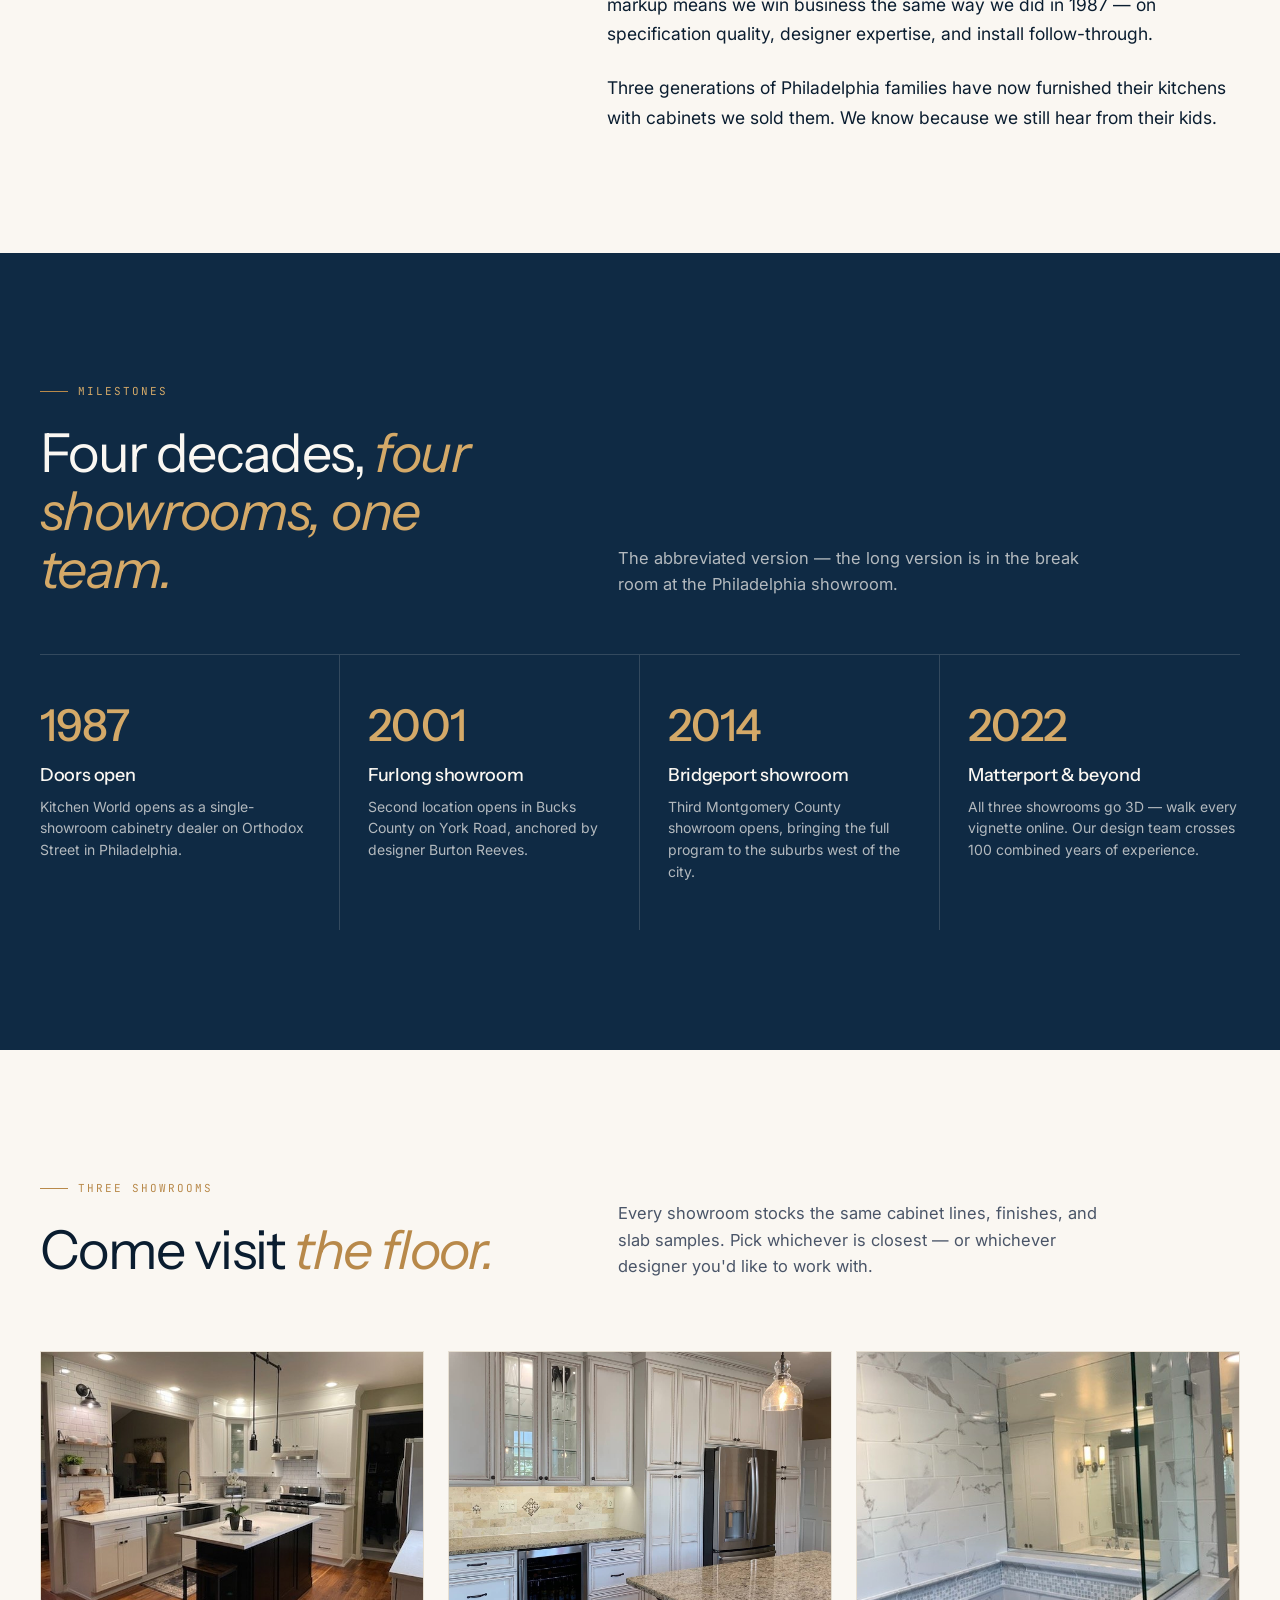
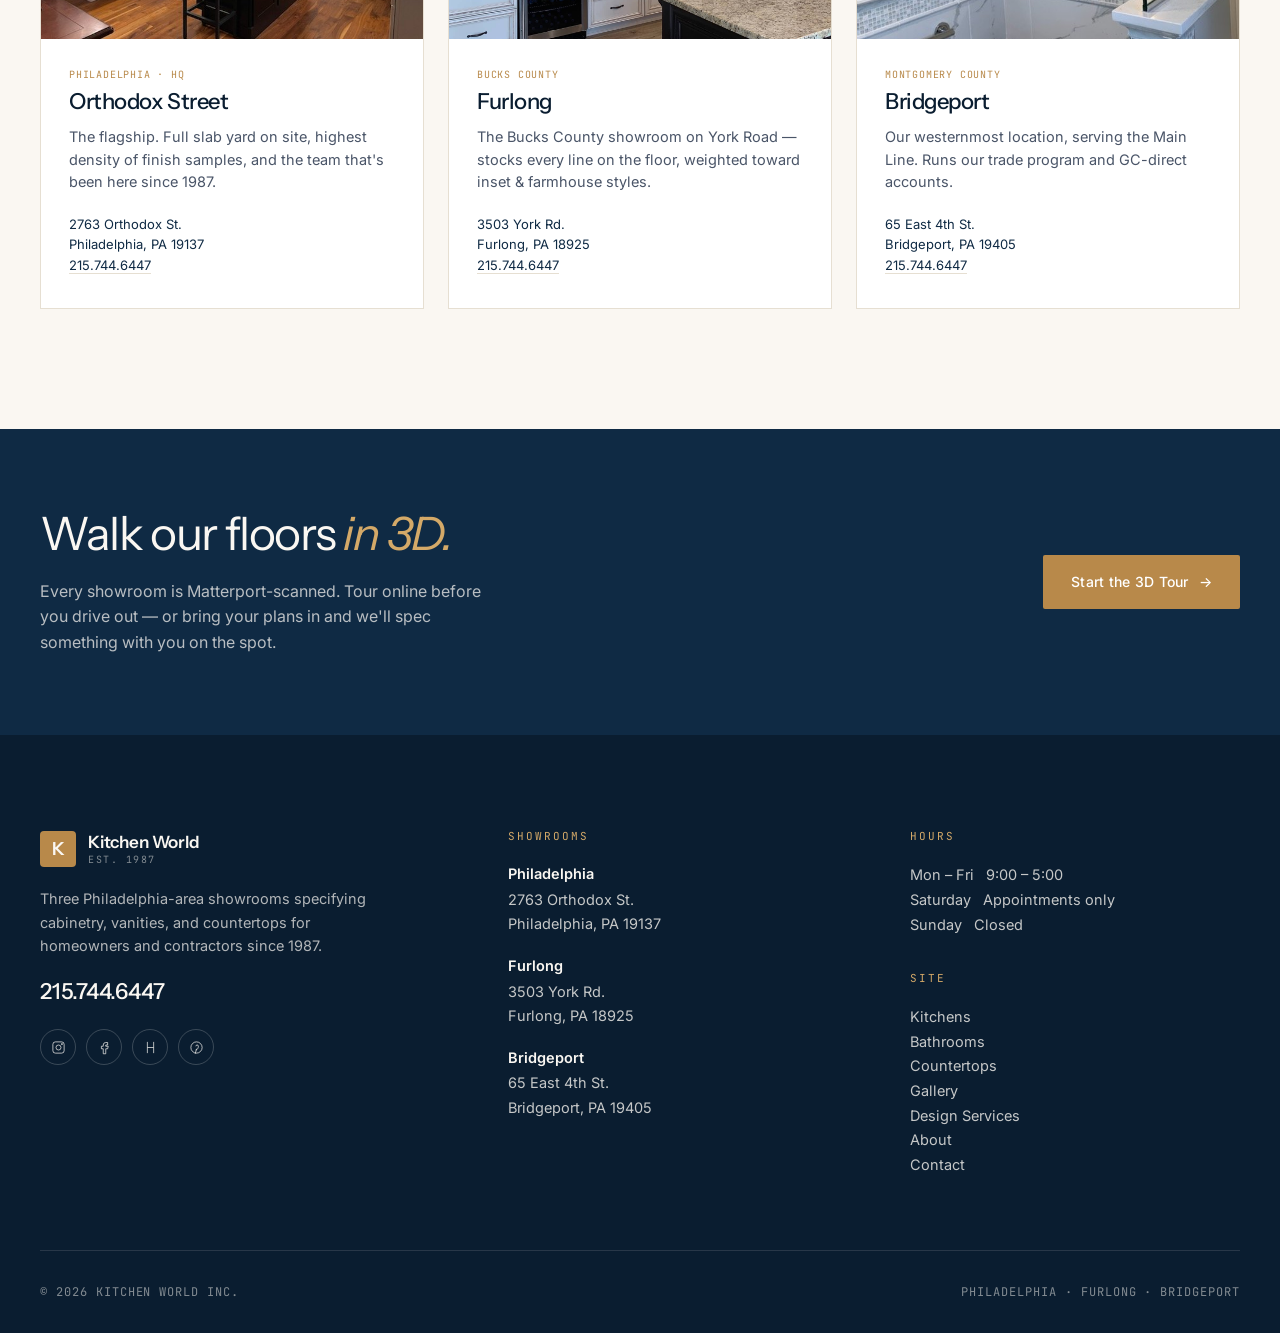
<file: about.html>
<!doctype html>
<html lang="en">
<head>
<meta charset="utf-8"/>
<meta name="viewport" content="width=device-width, initial-scale=1"/>
<title>About — Kitchen World Inc.</title>
<link rel="preconnect" href="https://fonts.googleapis.com">
<link rel="preconnect" href="https://fonts.gstatic.com" crossorigin>
<link href="https://fonts.googleapis.com/css2?family=Instrument+Sans:wght@400;500;600&family=Inter:wght@300;400;500;600&family=JetBrains+Mono:wght@400&display=swap" rel="stylesheet">
<link rel="stylesheet" href="shared/site.css">
<style>
  .story{display:grid;grid-template-columns:1fr 1.3fr;gap:80px;align-items:start}
  .story-img{aspect-ratio:3/4;overflow:hidden;background:var(--cream-2);position:sticky;top:108px}
  .story-img img{width:100%;height:100%;object-fit:cover}
  .story-text h2{font-size:clamp(36px,4.2vw,54px);font-weight:400;letter-spacing:-0.03em}
  .story-text h2 em{font-style:italic;color:var(--gold);font-weight:400}
  .story-text p{color:var(--navy-ink);font-size:17.5px;line-height:1.7;margin-top:24px;max-width:620px}
  .story-text p.lede{font-size:20px;color:var(--slate);margin-top:32px;line-height:1.6}
  .pull{border-left:2px solid var(--gold);padding:8px 0 8px 24px;margin:48px 0;font-family:"Instrument Sans";font-size:24px;font-style:italic;color:var(--navy);line-height:1.3;font-weight:400}
  .timeline{display:grid;grid-template-columns:repeat(4,1fr);gap:0;border-top:1px solid rgba(250,247,242,.15)}
  .tl{padding:48px 28px 48px 0;padding-left:28px;border-right:1px solid rgba(250,247,242,.15)}
  .tl:first-child{padding-left:0}.tl:last-child{border-right:none;padding-right:0}
  .tl-year{font-family:"Instrument Sans";font-size:44px;color:var(--gold-soft);font-weight:500;letter-spacing:-0.02em;line-height:1}
  .tl h3{color:var(--cream);font-size:18px;font-weight:500;margin-top:18px}
  .tl p{color:rgba(250,247,242,.7);font-size:14px;line-height:1.55;margin-top:10px}
  .shows{display:grid;grid-template-columns:repeat(3,1fr);gap:24px}
  .show{background:var(--white);border:1px solid var(--line)}
  .show-img{aspect-ratio:4/3;overflow:hidden}
  .show-img img{width:100%;height:100%;object-fit:cover}
  .show-body{padding:28px 28px 32px}
  .show-body .mono{font-size:10px;color:var(--gold);margin-bottom:8px;display:block}
  .show-body h3{font-size:22px;font-weight:500}
  .show-body p{color:var(--slate);font-size:14.5px;line-height:1.55;margin-top:12px}
  .show-body .addr{margin-top:20px;font-size:13px;color:var(--navy);line-height:1.6}
  .show-body .addr a{color:var(--navy);border-bottom:1px solid var(--line)}
  @media(max-width:960px){.story,.timeline,.shows{grid-template-columns:1fr}.story-img{position:static;aspect-ratio:16/10}.tl{border-right:none;border-bottom:1px solid rgba(250,247,242,.15);padding:32px 0}}
</style>
</head>
<body data-page="about">
<div id="site-nav"></div>

<header class="ph">
  <div class="wrap">
    <div class="crumbs"><a href="index.html">Home</a><span class="sep">/</span><span class="cur">About</span></div>
    <div class="ph-inner">
      <div>
        <span class="eyebrow">Since 1987</span>
        <h1 style="margin-top:20px">Four decades on <em>the Philadelphia floor.</em></h1>
        <p class="ph-sub">A family-run cabinetry dealer with three showrooms, seven designers, and an obsession with getting the details right. We've done the same job the same way since 1987 — and we're not planning to change.</p>
      </div>
      <div class="ph-img"><img src="images/k3.jpg" alt="Showroom"></div>
    </div>
  </div>
</header>

<section class="section">
  <div class="wrap">
    <div class="story">
      <div class="story-img"><img src="images/k6.jpg" alt="Showroom interior"></div>
      <div class="story-text">
        <span class="eyebrow">Our story</span>
        <h2 style="margin-top:24px">What we do, <em>why we still do it this way.</em></h2>
        <p class="lede">Kitchen World opened in 1987 as a single Philadelphia showroom specifying kitchen cabinetry for local homeowners and general contractors. We've added two more showrooms, picked up another generation of designers, and represented dozens of cabinet lines — but the core hasn't changed.</p>
        <p>We're a cabinetry dealer, not a general contractor. That distinction matters. Our job is to spec the boxes, doors, drawers, and surfaces — and to get them to your site in perfect condition, on time, with drawings your installer can actually build from. We stay out of your plumbing, drywall, and paint. We're good at the thing we're good at.</p>
        <div class="pull">"We pride ourselves on customer service — before, during, and after the sale."</div>
        <p>The "wholesale" in our model is literal: we buy from manufacturers at trade prices and pass those prices to homeowners and contractors alike. No retail markup means we win business the same way we did in 1987 — on specification quality, designer expertise, and install follow-through.</p>
        <p>Three generations of Philadelphia families have now furnished their kitchens with cabinets we sold them. We know because we still hear from their kids.</p>
      </div>
    </div>
  </div>
</section>

<section style="background:var(--navy);color:var(--cream);padding:120px 0">
  <div class="wrap">
    <div class="sec-head" style="margin-bottom:56px">
      <div><span class="eyebrow" style="color:var(--gold-soft)">Milestones</span><h2 style="margin-top:24px;color:var(--cream)">Four decades, <em style="color:var(--gold-soft)">four showrooms, one team.</em></h2></div>
      <p style="color:rgba(250,247,242,.7)">The abbreviated version — the long version is in the break room at the Philadelphia showroom.</p>
    </div>
    <div class="timeline">
      <div class="tl"><span class="tl-year">1987</span><h3>Doors open</h3><p>Kitchen World opens as a single-showroom cabinetry dealer on Orthodox Street in Philadelphia.</p></div>
      <div class="tl"><span class="tl-year">2001</span><h3>Furlong showroom</h3><p>Second location opens in Bucks County on York Road, anchored by designer Burton Reeves.</p></div>
      <div class="tl"><span class="tl-year">2014</span><h3>Bridgeport showroom</h3><p>Third Montgomery County showroom opens, bringing the full program to the suburbs west of the city.</p></div>
      <div class="tl"><span class="tl-year">2022</span><h3>Matterport &amp; beyond</h3><p>All three showrooms go 3D — walk every vignette online. Our design team crosses 100 combined years of experience.</p></div>
    </div>
  </div>
</section>

<section class="section">
  <div class="wrap">
    <div class="sec-head">
      <div><span class="eyebrow">Three showrooms</span><h2 style="margin-top:24px">Come visit <em>the floor.</em></h2></div>
      <p>Every showroom stocks the same cabinet lines, finishes, and slab samples. Pick whichever is closest — or whichever designer you'd like to work with.</p>
    </div>
    <div class="shows">
      <article class="show"><div class="show-img"><img src="images/k2.jpg" alt="Philadelphia"></div><div class="show-body"><span class="mono">PHILADELPHIA · HQ</span><h3>Orthodox Street</h3><p>The flagship. Full slab yard on site, highest density of finish samples, and the team that's been here since 1987.</p><p class="addr">2763 Orthodox St.<br/>Philadelphia, PA 19137<br/><a href="tel:+12157446447">215.744.6447</a></p></div></article>
      <article class="show"><div class="show-img"><img src="images/k5.jpg" alt="Furlong"></div><div class="show-body"><span class="mono">BUCKS COUNTY</span><h3>Furlong</h3><p>The Bucks County showroom on York Road — stocks every line on the floor, weighted toward inset &amp; farmhouse styles.</p><p class="addr">3503 York Rd.<br/>Furlong, PA 18925<br/><a href="tel:+12157446447">215.744.6447</a></p></div></article>
      <article class="show"><div class="show-img"><img src="images/k1.jpg" alt="Bridgeport"></div><div class="show-body"><span class="mono">MONTGOMERY COUNTY</span><h3>Bridgeport</h3><p>Our westernmost location, serving the Main Line. Runs our trade program and GC-direct accounts.</p><p class="addr">65 East 4th St.<br/>Bridgeport, PA 19405<br/><a href="tel:+12157446447">215.744.6447</a></p></div></article>
    </div>
  </div>
</section>

<section class="cta-strip">
  <div class="wrap cta-strip-inner">
    <div><h2>Walk our floors <em>in 3D.</em></h2><p>Every showroom is Matterport-scanned. Tour online before you drive out — or bring your plans in and we'll spec something with you on the spot.</p></div>
    <div class="cta-strip-actions"><a href="#" class="btn btn-gold">Start the 3D Tour<span class="arrow">→</span></a></div>
  </div>
</section>

<div id="site-footer"></div>
<script src="shared/site.js"></script>
</body>
</html>
</file>
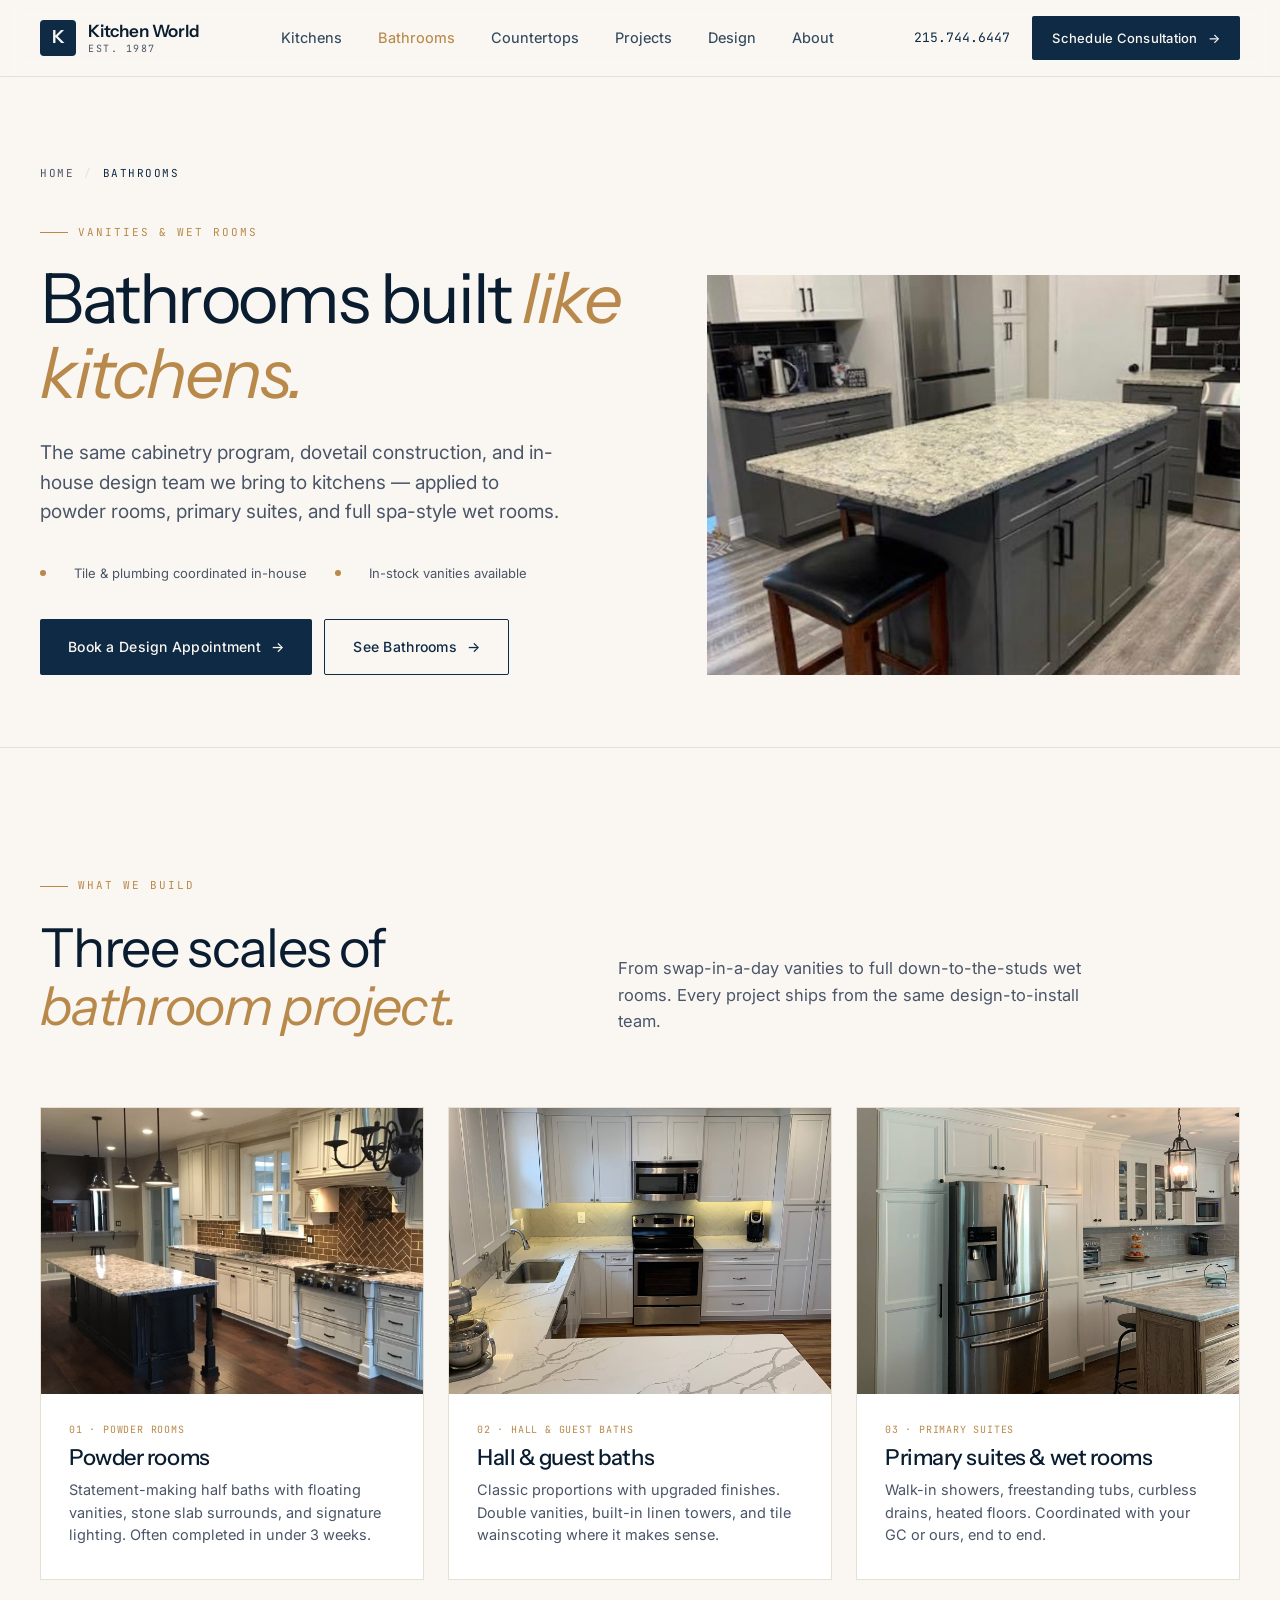
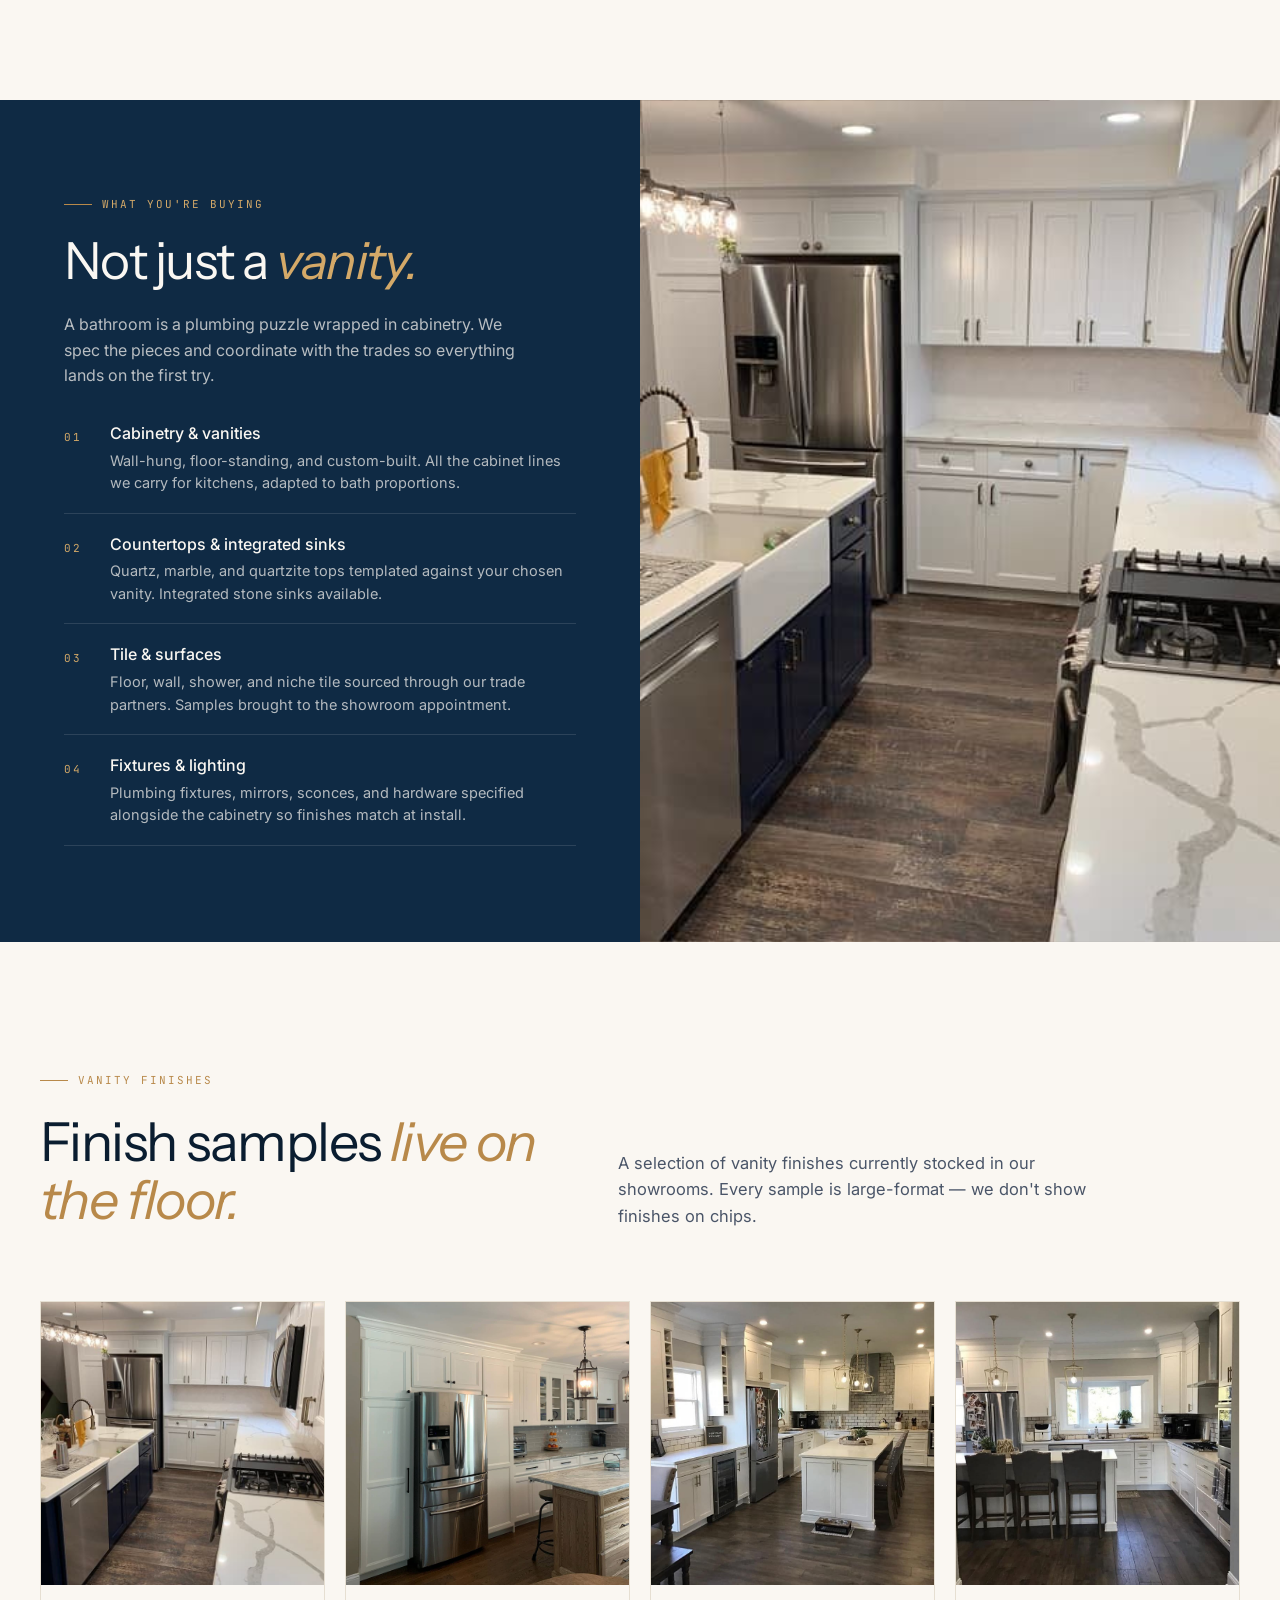
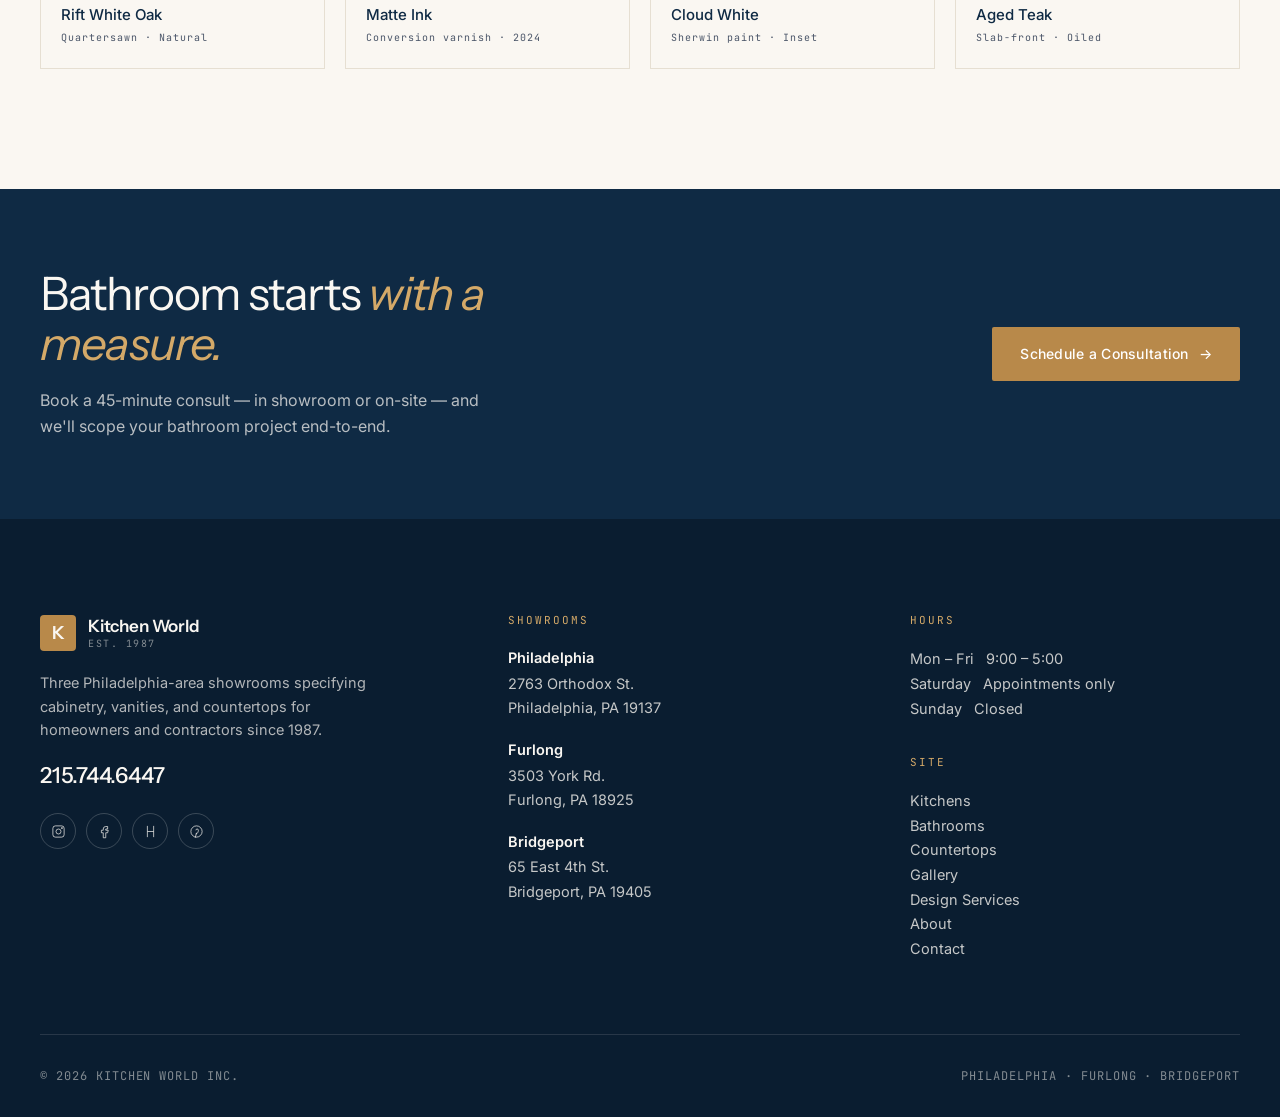
<file: bathrooms.html>
<!doctype html>
<html lang="en">
<head>
<meta charset="utf-8"/>
<meta name="viewport" content="width=device-width, initial-scale=1"/>
<title>Bathrooms — Kitchen World Inc.</title>
<link rel="preconnect" href="https://fonts.googleapis.com">
<link rel="preconnect" href="https://fonts.gstatic.com" crossorigin>
<link href="https://fonts.googleapis.com/css2?family=Instrument+Sans:wght@400;500;600&family=Inter:wght@300;400;500;600&family=JetBrains+Mono:wght@400&display=swap" rel="stylesheet">
<link rel="stylesheet" href="shared/site.css">
<style>
  .types{display:grid;grid-template-columns:repeat(3,1fr);gap:24px}
  .type{background:var(--white);border:1px solid var(--line);display:flex;flex-direction:column}
  .type-img{aspect-ratio:4/3;overflow:hidden}
  .type-img img{width:100%;height:100%;object-fit:cover}
  .type-body{padding:28px 28px 32px}
  .type-body .mono{font-size:10px;color:var(--gold);margin-bottom:8px;display:block}
  .type-body h3{font-size:22px;font-weight:500}
  .type-body p{color:var(--slate);font-size:14.5px;line-height:1.55;margin-top:10px}
  .split{display:grid;grid-template-columns:1fr 1fr;gap:0;background:var(--navy);color:var(--cream)}
  .split-text{padding:96px 64px;display:flex;flex-direction:column;justify-content:center}
  .split-text h2{color:var(--cream);font-size:clamp(32px,4vw,52px);font-weight:400;letter-spacing:-0.03em}
  .split-text h2 em{color:var(--gold-soft);font-style:italic}
  .split-text p{color:rgba(250,247,242,.72);font-size:16px;line-height:1.6;margin-top:24px;max-width:460px}
  .split-list{margin-top:32px;display:flex;flex-direction:column;gap:18px}
  .split-list li{list-style:none;display:flex;gap:18px;align-items:flex-start;padding-bottom:18px;border-bottom:1px solid rgba(250,247,242,.12)}
  .split-list .n{font-family:"JetBrains Mono",monospace;font-size:11px;color:var(--gold-soft);letter-spacing:.14em;padding-top:4px;min-width:28px}
  .split-list b{color:var(--cream);font-weight:500;display:block;font-size:16px}
  .split-list span{color:rgba(250,247,242,.7);font-size:14.5px;line-height:1.55;display:block;margin-top:4px}
  .split-img{background-size:cover;background-position:center;min-height:600px}
  .finishes{display:grid;grid-template-columns:repeat(4,1fr);gap:20px}
  .fin{background:var(--cream);border:1px solid var(--line);overflow:hidden}
  .fin-img{aspect-ratio:1;overflow:hidden}
  .fin-img img{width:100%;height:100%;object-fit:cover}
  .fin-body{padding:18px 20px 22px}
  .fin-body b{font-size:15px;color:var(--navy);font-weight:500;display:block}
  .fin-body span{font-family:"JetBrains Mono",monospace;font-size:10px;color:var(--slate);letter-spacing:.1em;margin-top:4px;display:block}
  @media(max-width:960px){.types,.finishes{grid-template-columns:1fr 1fr}.split{grid-template-columns:1fr}.split-text{padding:64px 24px}.split-img{min-height:320px}}
</style>
</head>
<body data-page="bathrooms">
<div id="site-nav"></div>

<header class="ph">
  <div class="wrap">
    <div class="crumbs"><a href="index.html">Home</a><span class="sep">/</span><span class="cur">Bathrooms</span></div>
    <div class="ph-inner">
      <div>
        <span class="eyebrow">Vanities &amp; wet rooms</span>
        <h1 style="margin-top:20px">Bathrooms built <em>like kitchens.</em></h1>
        <p class="ph-sub">The same cabinetry program, dovetail construction, and in-house design team we bring to kitchens — applied to powder rooms, primary suites, and full spa-style wet rooms.</p>
        <div class="ph-meta">
          <span class="dot"></span><span>Tile &amp; plumbing coordinated in-house</span>
          <span class="dot"></span><span>In-stock vanities available</span>
        </div>
        <div style="margin-top:36px;display:flex;gap:12px;flex-wrap:wrap">
          <a href="contact.html" class="btn btn-primary">Book a Design Appointment<span class="arrow">→</span></a>
          <a href="gallery.html" class="btn btn-ghost">See Bathrooms<span class="arrow">→</span></a>
        </div>
      </div>
      <div class="ph-img"><img src="images/b1.jpg" alt="Bathroom"></div>
    </div>
  </div>
</header>

<section class="section">
  <div class="wrap">
    <div class="sec-head">
      <div><span class="eyebrow">What we build</span><h2 style="margin-top:24px">Three scales of <em>bathroom project.</em></h2></div>
      <p>From swap-in-a-day vanities to full down-to-the-studs wet rooms. Every project ships from the same design-to-install team.</p>
    </div>
    <div class="types">
      <article class="type">
        <div class="type-img"><img src="images/b2.jpg" alt="Powder room"></div>
        <div class="type-body"><span class="mono">01 · POWDER ROOMS</span><h3>Powder rooms</h3><p>Statement-making half baths with floating vanities, stone slab surrounds, and signature lighting. Often completed in under 3 weeks.</p></div>
      </article>
      <article class="type">
        <div class="type-img"><img src="images/b3.jpg" alt="Hall bath"></div>
        <div class="type-body"><span class="mono">02 · HALL &amp; GUEST BATHS</span><h3>Hall &amp; guest baths</h3><p>Classic proportions with upgraded finishes. Double vanities, built-in linen towers, and tile wainscoting where it makes sense.</p></div>
      </article>
      <article class="type">
        <div class="type-img"><img src="images/b4.jpg" alt="Primary suite"></div>
        <div class="type-body"><span class="mono">03 · PRIMARY SUITES</span><h3>Primary suites &amp; wet rooms</h3><p>Walk-in showers, freestanding tubs, curbless drains, heated floors. Coordinated with your GC or ours, end to end.</p></div>
      </article>
    </div>
  </div>
</section>

<section class="split">
  <div class="split-text">
    <span class="eyebrow" style="color:var(--gold-soft)">What you're buying</span>
    <h2 style="margin-top:20px">Not just a <em>vanity.</em></h2>
    <p>A bathroom is a plumbing puzzle wrapped in cabinetry. We spec the pieces and coordinate with the trades so everything lands on the first try.</p>
    <ul class="split-list">
      <li><span class="n">01</span><div><b>Cabinetry &amp; vanities</b><span>Wall-hung, floor-standing, and custom-built. All the cabinet lines we carry for kitchens, adapted to bath proportions.</span></div></li>
      <li><span class="n">02</span><div><b>Countertops &amp; integrated sinks</b><span>Quartz, marble, and quartzite tops templated against your chosen vanity. Integrated stone sinks available.</span></div></li>
      <li><span class="n">03</span><div><b>Tile &amp; surfaces</b><span>Floor, wall, shower, and niche tile sourced through our trade partners. Samples brought to the showroom appointment.</span></div></li>
      <li><span class="n">04</span><div><b>Fixtures &amp; lighting</b><span>Plumbing fixtures, mirrors, sconces, and hardware specified alongside the cabinetry so finishes match at install.</span></div></li>
    </ul>
  </div>
  <div class="split-img" style="background-image:url('images/p2.jpg')"></div>
</section>

<section class="section">
  <div class="wrap">
    <div class="sec-head">
      <div><span class="eyebrow">Vanity finishes</span><h2 style="margin-top:24px">Finish samples <em>live on the floor.</em></h2></div>
      <p>A selection of vanity finishes currently stocked in our showrooms. Every sample is large-format — we don't show finishes on chips.</p>
    </div>
    <div class="finishes">
      <div class="fin"><div class="fin-img"><img src="images/p2.jpg" alt="Rift White Oak"></div><div class="fin-body"><b>Rift White Oak</b><span>Quartersawn · Natural</span></div></div>
      <div class="fin"><div class="fin-img"><img src="images/b4.jpg" alt="Matte Ink"></div><div class="fin-body"><b>Matte Ink</b><span>Conversion varnish · 2024</span></div></div>
      <div class="fin"><div class="fin-img"><img src="images/p4.jpg" alt="Cloud White"></div><div class="fin-body"><b>Cloud White</b><span>Sherwin paint · Inset</span></div></div>
      <div class="fin"><div class="fin-img"><img src="images/p6.jpg" alt="Aged Teak"></div><div class="fin-body"><b>Aged Teak</b><span>Slab-front · Oiled</span></div></div>
    </div>
  </div>
</section>

<section class="cta-strip">
  <div class="wrap cta-strip-inner">
    <div><h2>Bathroom starts <em>with a measure.</em></h2><p>Book a 45-minute consult — in showroom or on-site — and we'll scope your bathroom project end-to-end.</p></div>
    <div class="cta-strip-actions"><a href="contact.html" class="btn btn-gold">Schedule a Consultation<span class="arrow">→</span></a></div>
  </div>
</section>

<div id="site-footer"></div>
<script src="shared/site.js"></script>
</body>
</html>
</file>
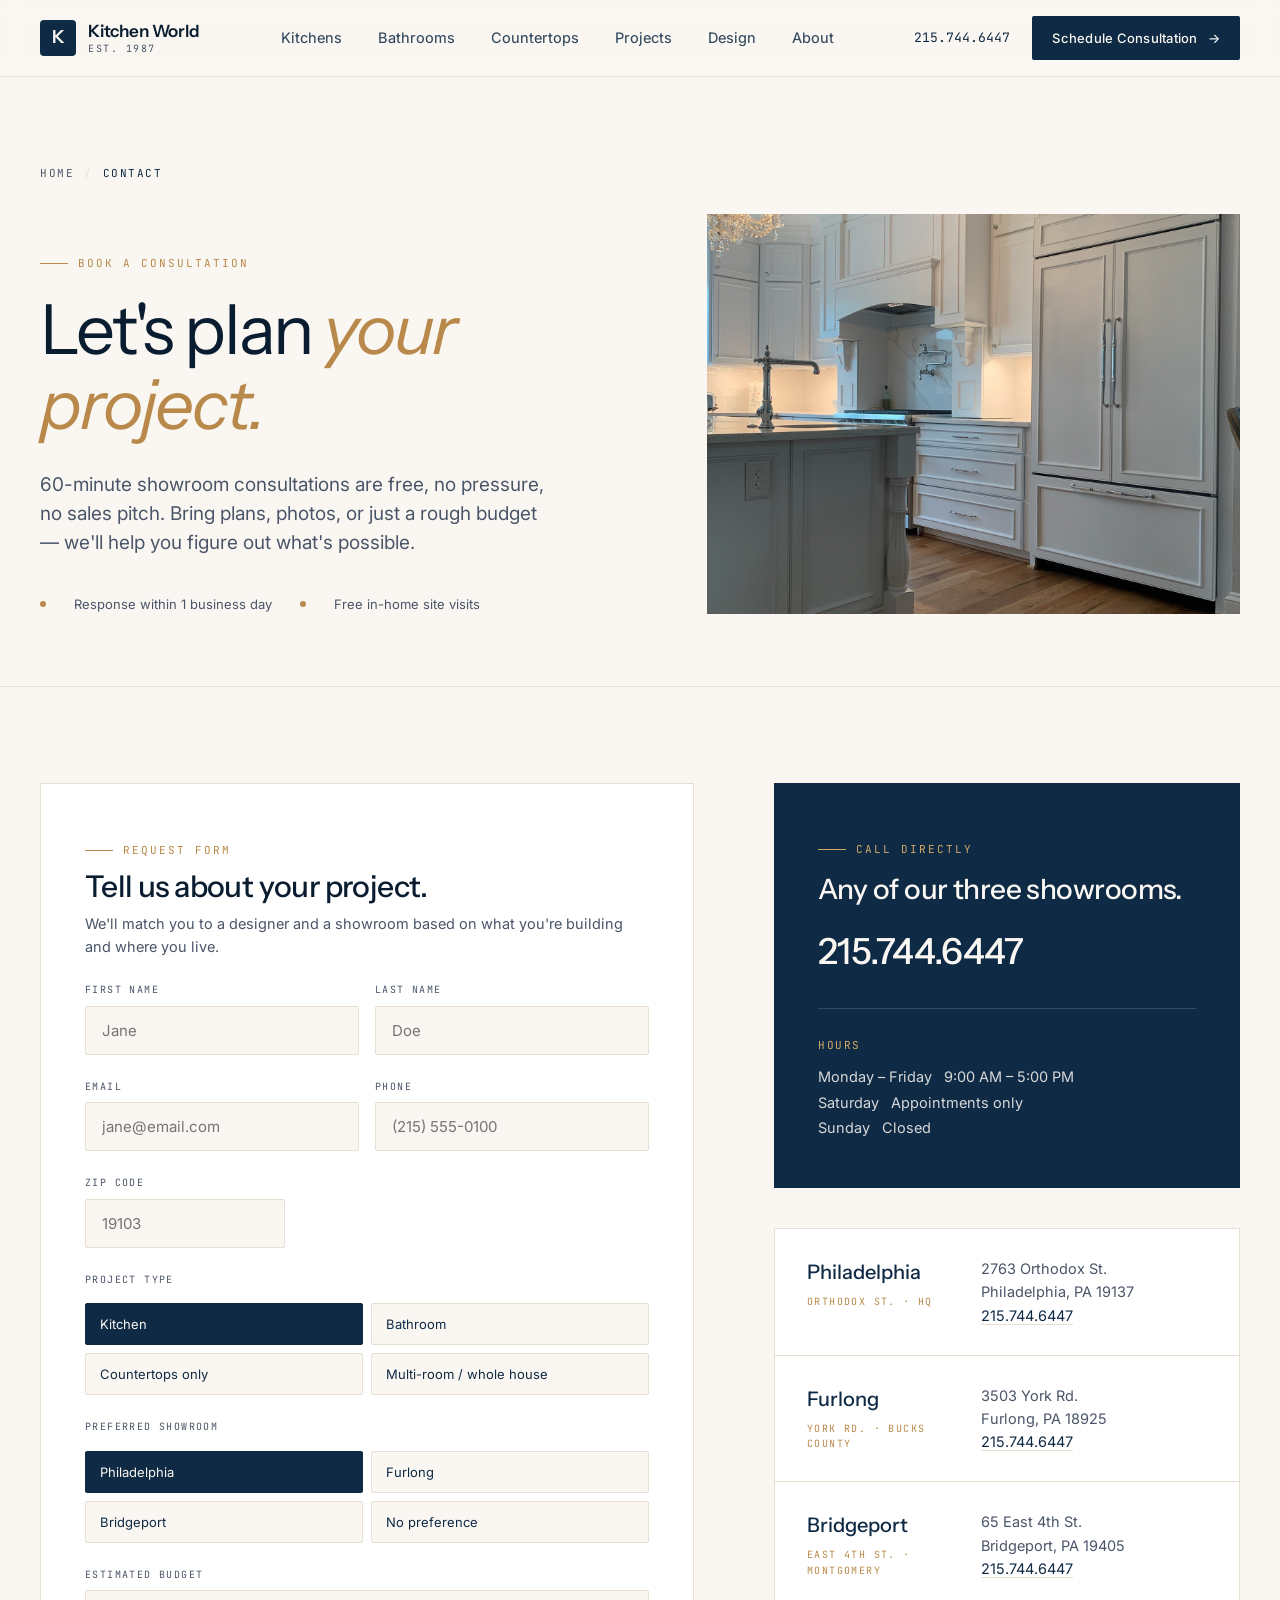
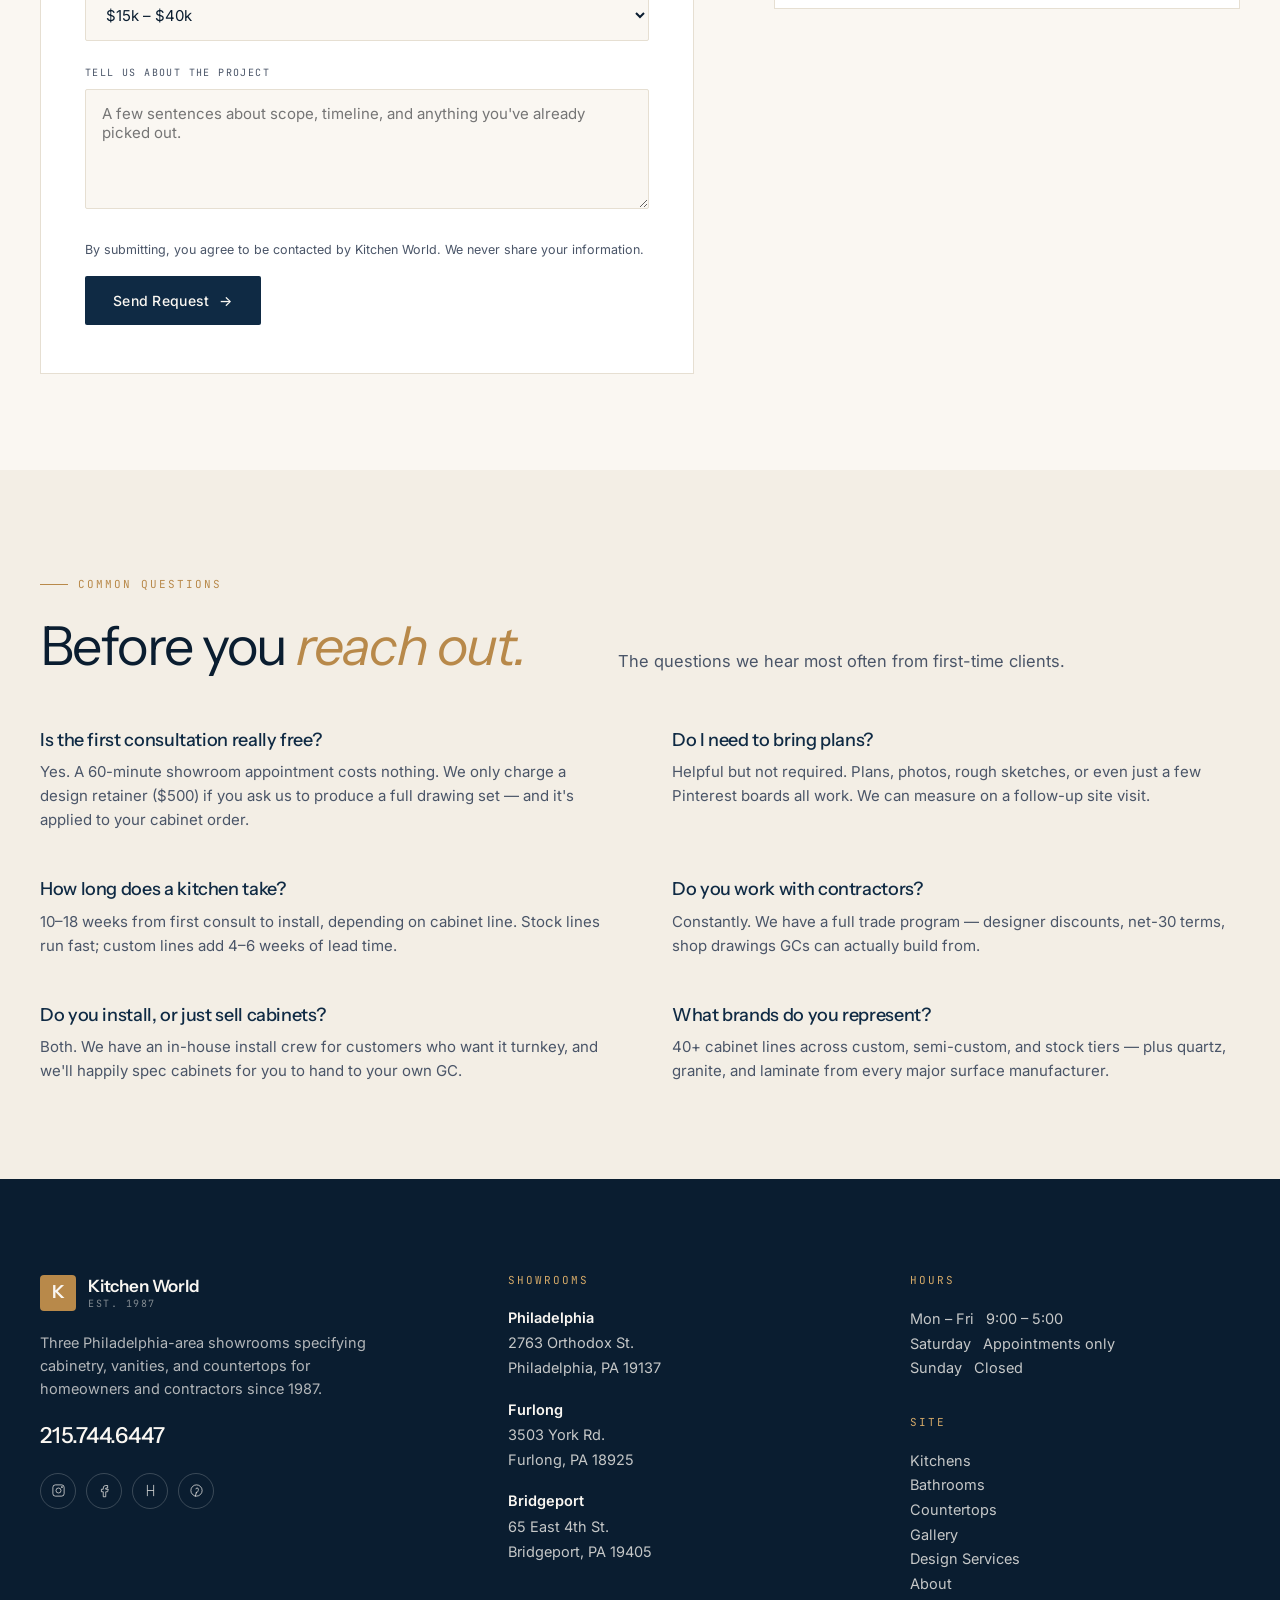
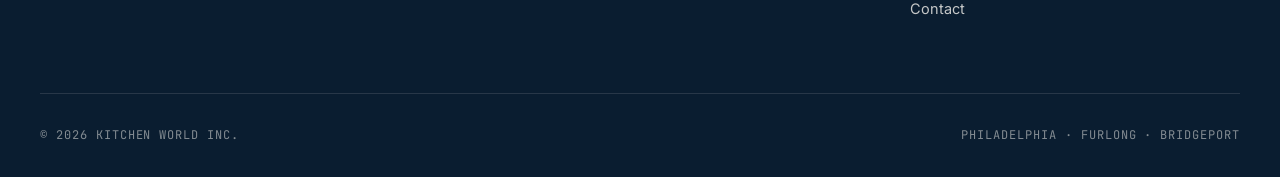
<file: contact.html>
<!doctype html>
<html lang="en">
<head>
<meta charset="utf-8"/>
<meta name="viewport" content="width=device-width, initial-scale=1"/>
<title>Contact — Kitchen World Inc.</title>
<link rel="preconnect" href="https://fonts.googleapis.com">
<link rel="preconnect" href="https://fonts.gstatic.com" crossorigin>
<link href="https://fonts.googleapis.com/css2?family=Instrument+Sans:wght@400;500;600&family=Inter:wght@300;400;500;600&family=JetBrains+Mono:wght@400&display=swap" rel="stylesheet">
<link rel="stylesheet" href="shared/site.css">
<style>
  .contact-grid{display:grid;grid-template-columns:1.1fr 1fr;gap:80px;align-items:start}
  .form-card{background:var(--white);border:1px solid var(--line);padding:48px 44px}
  .form-card h2{font-size:30px;font-weight:500;letter-spacing:-0.02em}
  .form-card p.lede{color:var(--slate);font-size:14.5px;margin-top:10px;line-height:1.55}
  .field{margin-top:24px;display:flex;flex-direction:column}
  .field label{font-family:"JetBrains Mono",monospace;font-size:10px;letter-spacing:.14em;text-transform:uppercase;color:var(--slate);margin-bottom:8px}
  .field input,.field select,.field textarea{background:var(--cream);border:1px solid var(--line);padding:14px 16px;font-family:inherit;font-size:15px;color:var(--navy-ink);border-radius:2px;outline:none;transition:border-color .15s}
  .field input:focus,.field select:focus,.field textarea:focus{border-color:var(--navy)}
  .field textarea{resize:vertical;min-height:120px}
  .field-row{display:grid;grid-template-columns:1fr 1fr;gap:16px}
  .choices{display:grid;grid-template-columns:1fr 1fr;gap:8px;margin-top:8px}
  .chip{padding:12px 14px;border:1px solid var(--line);background:var(--cream);font-size:13px;font-family:inherit;cursor:pointer;color:var(--navy);text-align:left;border-radius:2px;transition:all .15s}
  .chip:hover{border-color:var(--navy)}
  .chip.on{background:var(--navy);color:var(--cream);border-color:var(--navy)}
  .form-actions{margin-top:32px;display:flex;justify-content:space-between;align-items:center;gap:16px;flex-wrap:wrap}
  .form-actions small{color:var(--slate);font-size:12.5px;line-height:1.5}
  .info-block{display:flex;flex-direction:column;gap:40px}
  .info-card{background:var(--navy);color:var(--cream);padding:48px 44px}
  .info-card .eyebrow{color:var(--gold-soft)}
  .info-card .eyebrow::before{background:var(--gold-soft)}
  .info-card h3{color:var(--cream);font-size:28px;font-weight:500;margin-top:16px;letter-spacing:-0.02em}
  .info-card .big-phone{font-family:"Instrument Sans";font-size:36px;color:var(--cream);display:block;margin-top:20px;letter-spacing:-0.02em;font-weight:500}
  .info-card .big-phone:hover{color:var(--gold-soft)}
  .info-card hr{border:none;border-top:1px solid rgba(250,247,242,.15);margin:28px 0}
  .info-card .hours b{color:var(--gold-soft);font-family:"JetBrains Mono",monospace;font-size:11px;letter-spacing:.14em;text-transform:uppercase;font-weight:400;display:block;margin-bottom:10px}
  .info-card .hours p{color:rgba(250,247,242,.85);line-height:1.75;font-size:14.5px}
  .locs{background:var(--white);border:1px solid var(--line)}
  .loc-row{padding:28px 32px;border-bottom:1px solid var(--line);display:grid;grid-template-columns:1fr 1.5fr;gap:24px;align-items:start}
  .loc-row:last-child{border-bottom:none}
  .loc-row .nm{font-family:"Instrument Sans";font-size:20px;font-weight:500;color:var(--navy)}
  .loc-row .nm span{display:block;font-family:"JetBrains Mono",monospace;font-size:10px;color:var(--gold);letter-spacing:.14em;text-transform:uppercase;margin-top:6px;font-weight:400}
  .loc-row p{color:var(--slate);font-size:14.5px;line-height:1.6}
  .loc-row p a{color:var(--navy);border-bottom:1px solid var(--line)}
  .loc-row p a:hover{color:var(--gold);border-color:var(--gold)}
  .faq{background:var(--cream-2);padding:96px 0}
  .faq-grid{display:grid;grid-template-columns:repeat(2,1fr);gap:48px 64px}
  .qa h4{font-size:18px;font-weight:500;color:var(--navy);margin-bottom:10px}
  .qa p{color:var(--slate);font-size:15px;line-height:1.6}
  @media(max-width:960px){.contact-grid,.field-row,.choices,.faq-grid{grid-template-columns:1fr}.loc-row{grid-template-columns:1fr;gap:8px}.info-card .big-phone{font-size:28px}}
</style>
</head>
<body data-page="contact">
<div id="site-nav"></div>

<header class="ph">
  <div class="wrap">
    <div class="crumbs"><a href="index.html">Home</a><span class="sep">/</span><span class="cur">Contact</span></div>
    <div class="ph-inner">
      <div>
        <span class="eyebrow">Book a consultation</span>
        <h1 style="margin-top:20px">Let's plan <em>your project.</em></h1>
        <p class="ph-sub">60-minute showroom consultations are free, no pressure, no sales pitch. Bring plans, photos, or just a rough budget — we'll help you figure out what's possible.</p>
        <div class="ph-meta">
          <span class="dot"></span><span>Response within 1 business day</span>
          <span class="dot"></span><span>Free in-home site visits</span>
        </div>
      </div>
      <div class="ph-img"><img src="images/d2.jpg" alt="Consultation"></div>
    </div>
  </div>
</header>

<section class="section" style="padding:96px 0">
  <div class="wrap">
    <div class="contact-grid">
      <form class="form-card" onsubmit="event.preventDefault();this.querySelector('button[type=submit]').textContent='Submitted — we\'ll be in touch'">
        <span class="eyebrow">Request form</span>
        <h2 style="margin-top:12px">Tell us about your project.</h2>
        <p class="lede">We'll match you to a designer and a showroom based on what you're building and where you live.</p>
        <div class="field-row">
          <div class="field"><label>First name</label><input type="text" placeholder="Jane" required/></div>
          <div class="field"><label>Last name</label><input type="text" placeholder="Doe" required/></div>
        </div>
        <div class="field-row">
          <div class="field"><label>Email</label><input type="email" placeholder="jane@email.com" required/></div>
          <div class="field"><label>Phone</label><input type="tel" placeholder="(215) 555-0100"/></div>
        </div>
        <div class="field"><label>Zip code</label><input type="text" placeholder="19103" style="max-width:200px"/></div>
        <div class="field">
          <label>Project type</label>
          <div class="choices" data-group="type">
            <button type="button" class="chip on">Kitchen</button>
            <button type="button" class="chip">Bathroom</button>
            <button type="button" class="chip">Countertops only</button>
            <button type="button" class="chip">Multi-room / whole house</button>
          </div>
        </div>
        <div class="field">
          <label>Preferred showroom</label>
          <div class="choices" data-group="showroom">
            <button type="button" class="chip on">Philadelphia</button>
            <button type="button" class="chip">Furlong</button>
            <button type="button" class="chip">Bridgeport</button>
            <button type="button" class="chip">No preference</button>
          </div>
        </div>
        <div class="field">
          <label>Estimated budget</label>
          <select>
            <option>Under $15k</option>
            <option selected>$15k – $40k</option>
            <option>$40k – $80k</option>
            <option>$80k – $150k</option>
            <option>$150k +</option>
            <option>Not sure yet</option>
          </select>
        </div>
        <div class="field"><label>Tell us about the project</label><textarea placeholder="A few sentences about scope, timeline, and anything you've already picked out."></textarea></div>
        <div class="form-actions">
          <small>By submitting, you agree to be contacted by Kitchen World. We never share your information.</small>
          <button type="submit" class="btn btn-primary">Send Request<span class="arrow">→</span></button>
        </div>
      </form>
      <div class="info-block">
        <div class="info-card">
          <span class="eyebrow">Call directly</span>
          <h3>Any of our three showrooms.</h3>
          <a href="tel:+12157446447" class="big-phone">215.744.6447</a>
          <hr/>
          <div class="hours">
            <b>Hours</b>
            <p>Monday – Friday &nbsp; 9:00 AM – 5:00 PM<br/>Saturday &nbsp; Appointments only<br/>Sunday &nbsp; Closed</p>
          </div>
        </div>
        <div class="locs">
          <div class="loc-row"><div class="nm">Philadelphia<span>Orthodox St. · HQ</span></div><p>2763 Orthodox St.<br/>Philadelphia, PA 19137<br/><a href="tel:+12157446447">215.744.6447</a></p></div>
          <div class="loc-row"><div class="nm">Furlong<span>York Rd. · Bucks County</span></div><p>3503 York Rd.<br/>Furlong, PA 18925<br/><a href="tel:+12157446447">215.744.6447</a></p></div>
          <div class="loc-row"><div class="nm">Bridgeport<span>East 4th St. · Montgomery</span></div><p>65 East 4th St.<br/>Bridgeport, PA 19405<br/><a href="tel:+12157446447">215.744.6447</a></p></div>
        </div>
      </div>
    </div>
  </div>
</section>

<section class="faq">
  <div class="wrap">
    <div class="sec-head" style="margin-bottom:56px">
      <div><span class="eyebrow">Common questions</span><h2 style="margin-top:24px">Before you <em>reach out.</em></h2></div>
      <p>The questions we hear most often from first-time clients.</p>
    </div>
    <div class="faq-grid">
      <div class="qa"><h4>Is the first consultation really free?</h4><p>Yes. A 60-minute showroom appointment costs nothing. We only charge a design retainer ($500) if you ask us to produce a full drawing set — and it's applied to your cabinet order.</p></div>
      <div class="qa"><h4>Do I need to bring plans?</h4><p>Helpful but not required. Plans, photos, rough sketches, or even just a few Pinterest boards all work. We can measure on a follow-up site visit.</p></div>
      <div class="qa"><h4>How long does a kitchen take?</h4><p>10–18 weeks from first consult to install, depending on cabinet line. Stock lines run fast; custom lines add 4–6 weeks of lead time.</p></div>
      <div class="qa"><h4>Do you work with contractors?</h4><p>Constantly. We have a full trade program — designer discounts, net-30 terms, shop drawings GCs can actually build from.</p></div>
      <div class="qa"><h4>Do you install, or just sell cabinets?</h4><p>Both. We have an in-house install crew for customers who want it turnkey, and we'll happily spec cabinets for you to hand to your own GC.</p></div>
      <div class="qa"><h4>What brands do you represent?</h4><p>40+ cabinet lines across custom, semi-custom, and stock tiers — plus quartz, granite, and laminate from every major surface manufacturer.</p></div>
    </div>
  </div>
</section>

<div id="site-footer"></div>
<script src="shared/site.js"></script>
<script>
  document.querySelectorAll('.choices').forEach(g => {
    g.querySelectorAll('.chip').forEach(c => c.addEventListener('click', () => {
      g.querySelectorAll('.chip').forEach(x => x.classList.remove('on'));
      c.classList.add('on');
    }));
  });
</script>
</body>
</html>
</file>
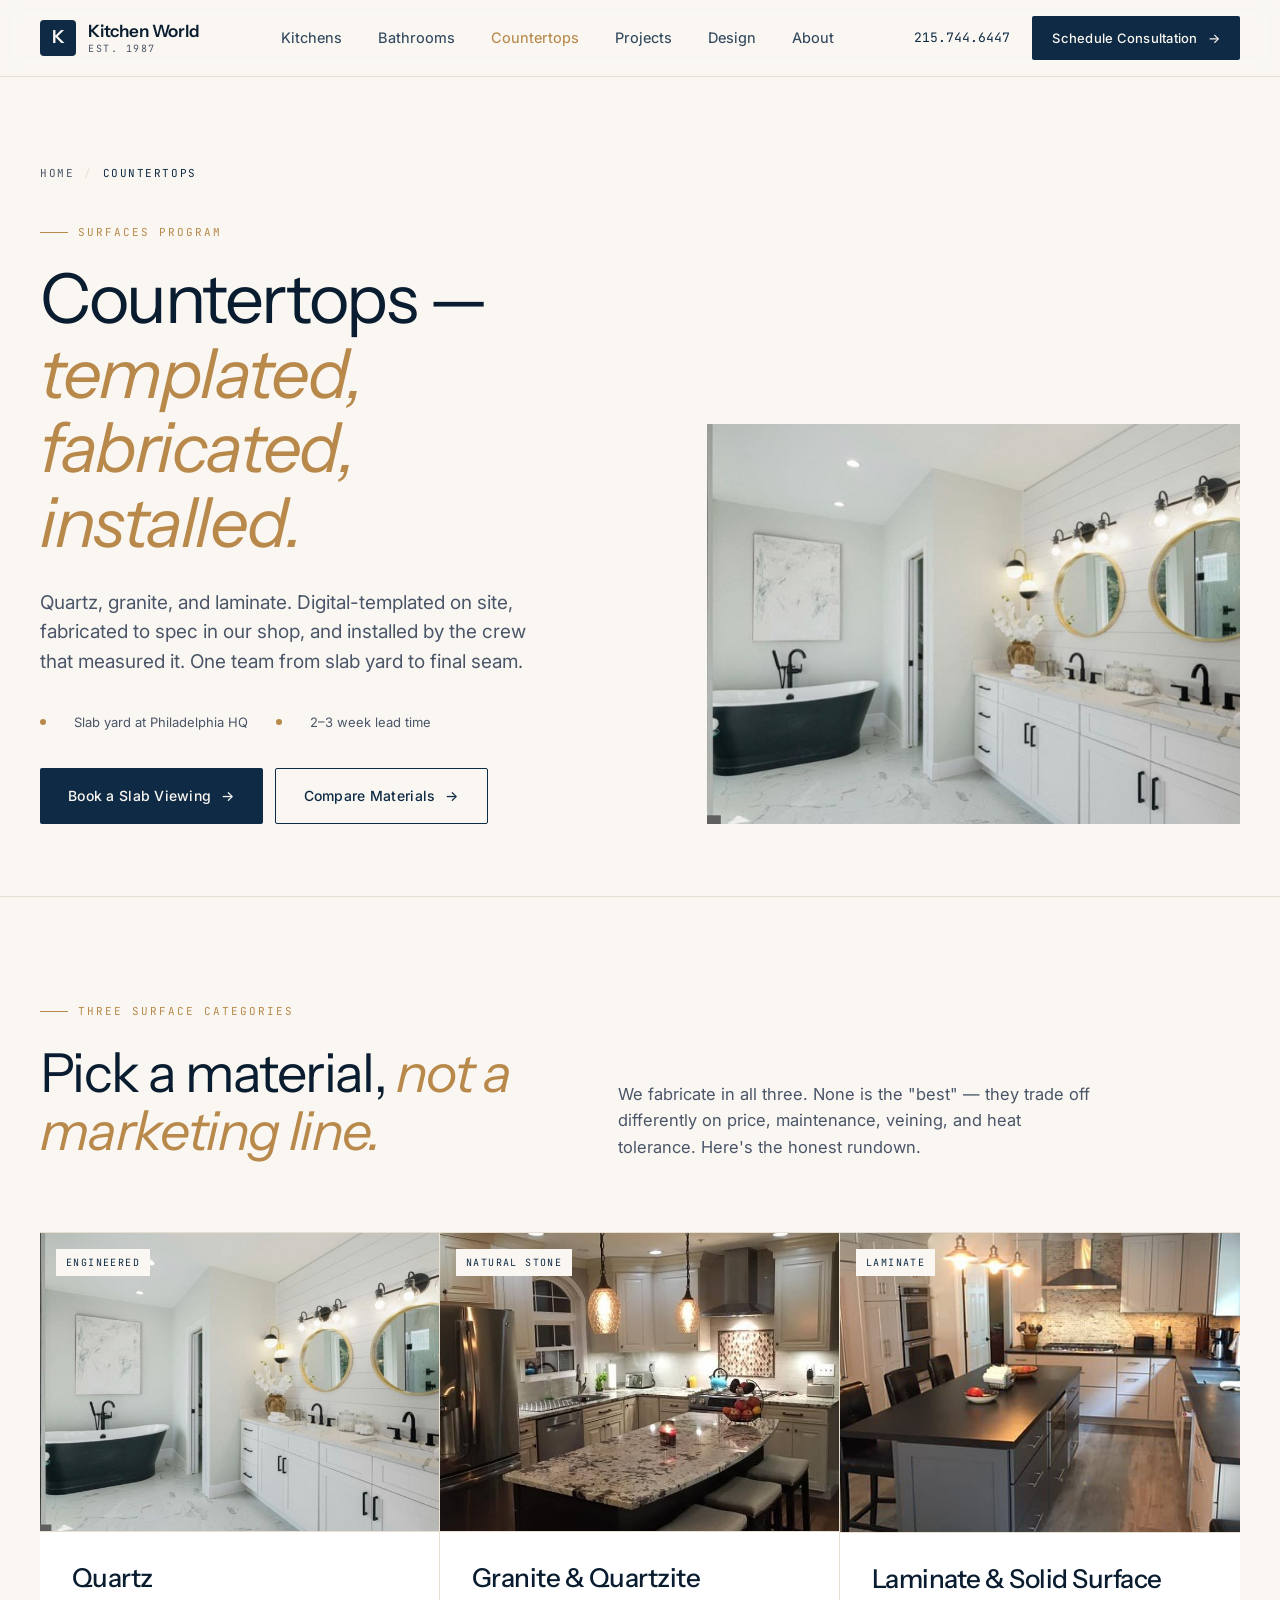
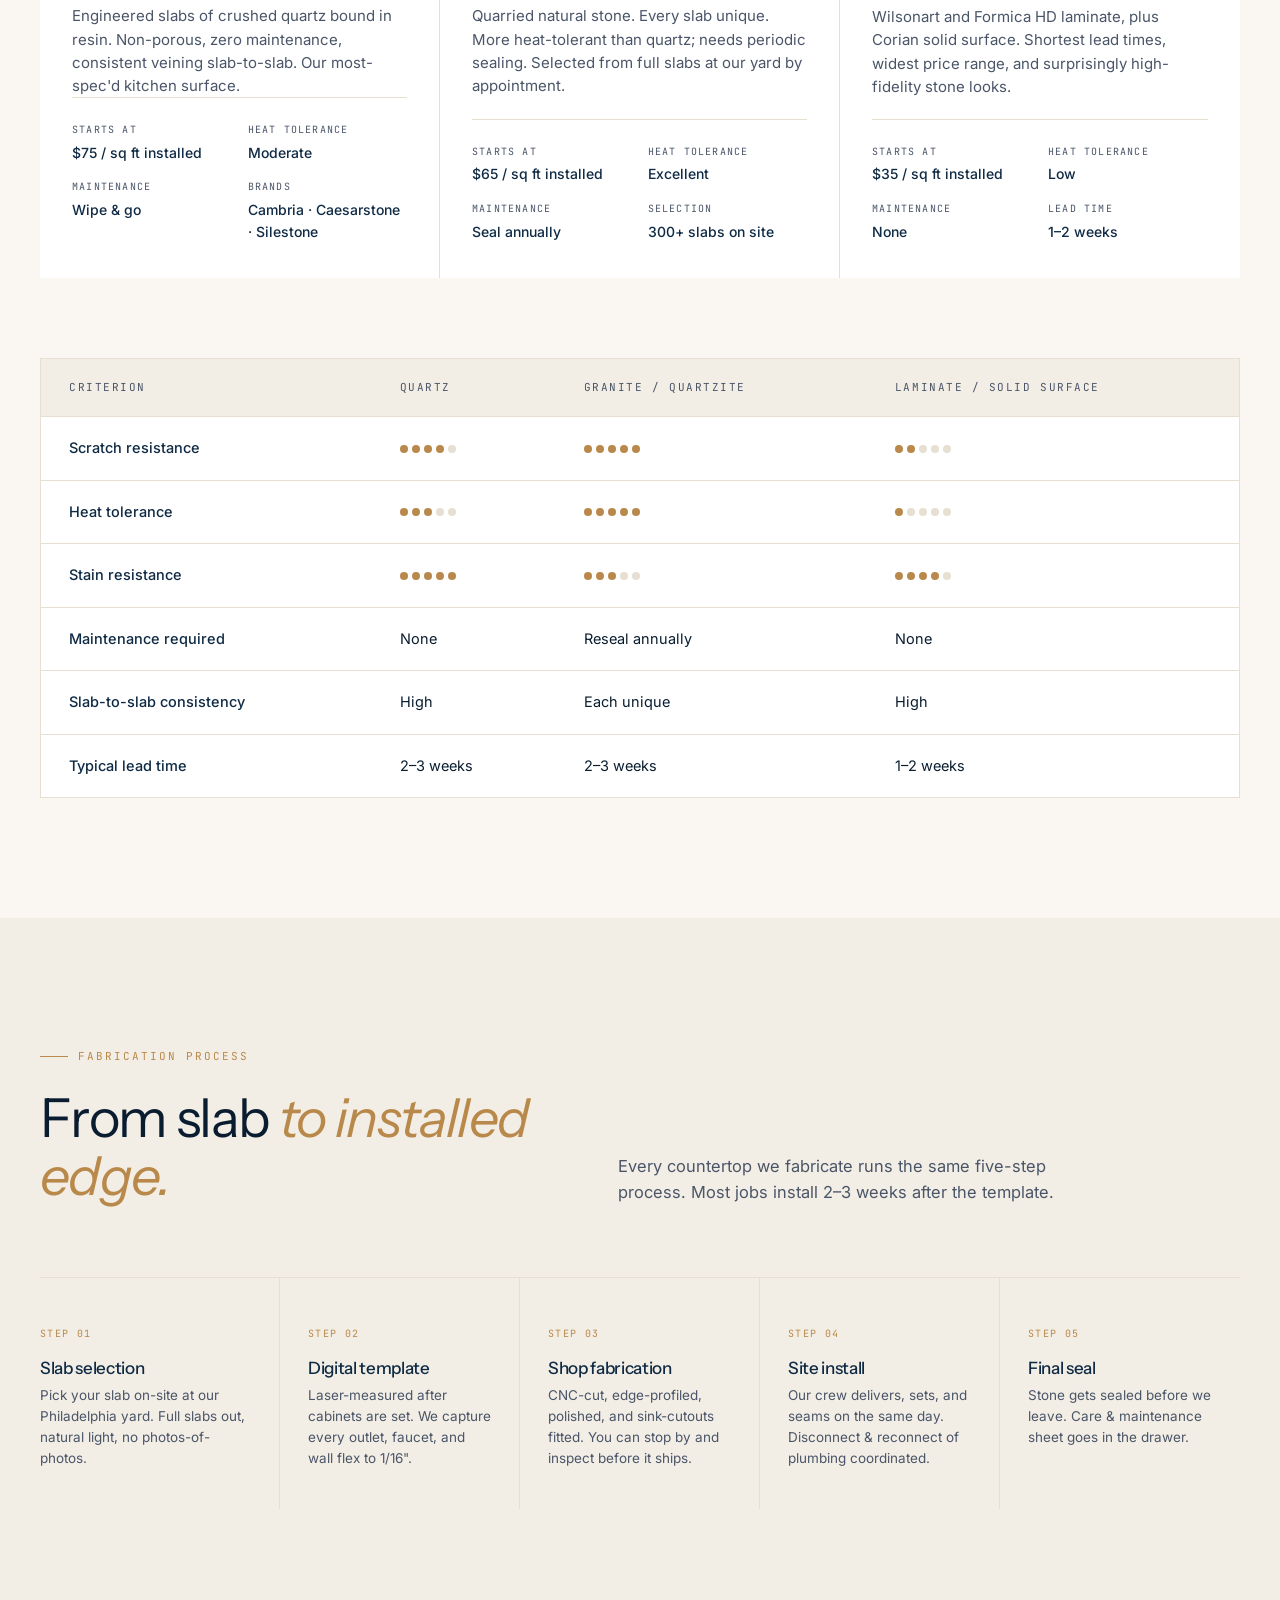
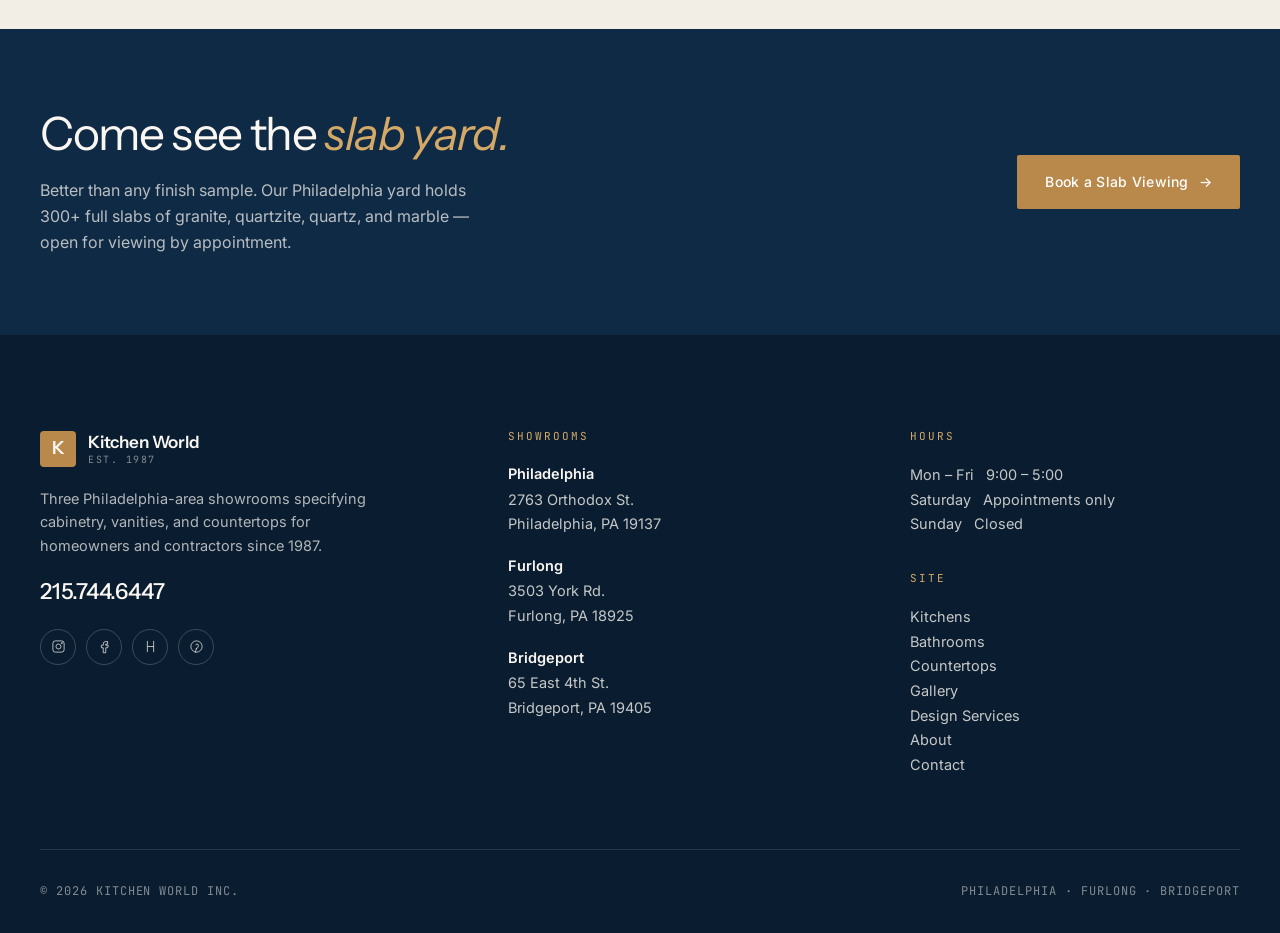
<file: countertops.html>
<!doctype html>
<html lang="en">
<head>
<meta charset="utf-8"/>
<meta name="viewport" content="width=device-width, initial-scale=1"/>
<title>Countertops — Kitchen World Inc.</title>
<link rel="preconnect" href="https://fonts.googleapis.com">
<link rel="preconnect" href="https://fonts.gstatic.com" crossorigin>
<link href="https://fonts.googleapis.com/css2?family=Instrument+Sans:wght@400;500;600&family=Inter:wght@300;400;500;600&family=JetBrains+Mono:wght@400&display=swap" rel="stylesheet">
<link rel="stylesheet" href="shared/site.css">
<style>
  .mat-grid{display:grid;grid-template-columns:repeat(3,1fr);gap:0;border-top:1px solid var(--line)}
  .mat{padding:0;border-right:1px solid var(--line);background:var(--white);display:flex;flex-direction:column;min-height:520px}
  .mat:last-child{border-right:none}
  .mat-top{position:relative;aspect-ratio:4/3;overflow:hidden;border-bottom:1px solid var(--line)}
  .mat-top img{width:100%;height:100%;object-fit:cover}
  .mat-tag{position:absolute;top:16px;left:16px;background:var(--cream);padding:6px 10px;font-family:"JetBrains Mono",monospace;font-size:10px;letter-spacing:.14em;text-transform:uppercase;color:var(--navy)}
  .mat-body{padding:32px 32px 36px;display:flex;flex-direction:column;flex:1}
  .mat-body h3{font-size:26px;font-weight:500}
  .mat-body .lede{color:var(--slate);font-size:15px;line-height:1.55;margin-top:12px}
  .mat-stats{margin-top:auto;padding-top:24px;border-top:1px solid var(--line);display:grid;grid-template-columns:1fr 1fr;gap:16px}
  .mat-stats .s .k{font-family:"JetBrains Mono",monospace;font-size:10px;color:var(--slate);letter-spacing:.12em;text-transform:uppercase}
  .mat-stats .s .v{font-size:14px;color:var(--navy);margin-top:4px;font-weight:500}
  .compare{margin-top:80px;border:1px solid var(--line);background:var(--white);overflow:hidden}
  .compare table{width:100%;border-collapse:collapse;font-size:14.5px}
  .compare th,.compare td{text-align:left;padding:20px 28px;border-bottom:1px solid var(--line)}
  .compare th{font-family:"JetBrains Mono",monospace;font-size:11px;letter-spacing:.14em;text-transform:uppercase;color:var(--slate);font-weight:400;background:var(--cream-2)}
  .compare td:first-child{font-weight:500;color:var(--navy)}
  .compare tr:last-child td{border-bottom:none}
  .dots{display:flex;gap:4px}
  .dots .d{width:8px;height:8px;border-radius:50%;background:var(--line)}
  .dots .d.on{background:var(--gold)}
  .steps{display:grid;grid-template-columns:repeat(5,1fr);gap:0;border-top:1px solid var(--line)}
  .step{padding:40px 28px 40px 0;padding-left:28px;border-right:1px solid var(--line);position:relative}
  .step:first-child{padding-left:0}.step:last-child{border-right:none;padding-right:0}
  .step .n{font-family:"JetBrains Mono",monospace;font-size:10px;color:var(--gold);letter-spacing:.14em}
  .step h4{font-size:17px;font-weight:500;margin-top:14px;color:var(--navy)}
  .step p{font-size:13.5px;color:var(--slate);line-height:1.55;margin-top:8px}
  @media(max-width:960px){.mat-grid,.steps{grid-template-columns:1fr}.mat,.step{border-right:none;border-bottom:1px solid var(--line)}.compare{overflow-x:auto}}
</style>
</head>
<body data-page="countertops">
<div id="site-nav"></div>

<header class="ph">
  <div class="wrap">
    <div class="crumbs"><a href="index.html">Home</a><span class="sep">/</span><span class="cur">Countertops</span></div>
    <div class="ph-inner">
      <div>
        <span class="eyebrow">Surfaces program</span>
        <h1 style="margin-top:20px">Countertops — <em>templated, fabricated, installed.</em></h1>
        <p class="ph-sub">Quartz, granite, and laminate. Digital-templated on site, fabricated to spec in our shop, and installed by the crew that measured it. One team from slab yard to final seam.</p>
        <div class="ph-meta">
          <span class="dot"></span><span>Slab yard at Philadelphia HQ</span>
          <span class="dot"></span><span>2–3 week lead time</span>
        </div>
        <div style="margin-top:36px;display:flex;gap:12px;flex-wrap:wrap">
          <a href="contact.html" class="btn btn-primary">Book a Slab Viewing<span class="arrow">→</span></a>
          <a href="#compare" class="btn btn-ghost">Compare Materials<span class="arrow">→</span></a>
        </div>
      </div>
      <div class="ph-img"><img src="images/c1.jpg" alt="Countertop"></div>
    </div>
  </div>
</header>

<section class="section" style="padding-top:96px">
  <div class="wrap">
    <div class="sec-head">
      <div><span class="eyebrow">Three surface categories</span><h2 style="margin-top:24px">Pick a material, <em>not a marketing line.</em></h2></div>
      <p>We fabricate in all three. None is the "best" — they trade off differently on price, maintenance, veining, and heat tolerance. Here's the honest rundown.</p>
    </div>
    <div class="mat-grid">
      <article class="mat">
        <div class="mat-top"><span class="mat-tag">Engineered</span><img src="images/c1.jpg" alt="Quartz"></div>
        <div class="mat-body">
          <h3>Quartz</h3>
          <p class="lede">Engineered slabs of crushed quartz bound in resin. Non-porous, zero maintenance, consistent veining slab-to-slab. Our most-spec'd kitchen surface.</p>
          <div class="mat-stats">
            <div class="s"><div class="k">Starts at</div><div class="v">$75 / sq ft installed</div></div>
            <div class="s"><div class="k">Heat tolerance</div><div class="v">Moderate</div></div>
            <div class="s"><div class="k">Maintenance</div><div class="v">Wipe &amp; go</div></div>
            <div class="s"><div class="k">Brands</div><div class="v">Cambria · Caesarstone · Silestone</div></div>
          </div>
        </div>
      </article>
      <article class="mat">
        <div class="mat-top"><span class="mat-tag">Natural stone</span><img src="images/c2.jpg" alt="Granite"></div>
        <div class="mat-body">
          <h3>Granite &amp; Quartzite</h3>
          <p class="lede">Quarried natural stone. Every slab unique. More heat-tolerant than quartz; needs periodic sealing. Selected from full slabs at our yard by appointment.</p>
          <div class="mat-stats">
            <div class="s"><div class="k">Starts at</div><div class="v">$65 / sq ft installed</div></div>
            <div class="s"><div class="k">Heat tolerance</div><div class="v">Excellent</div></div>
            <div class="s"><div class="k">Maintenance</div><div class="v">Seal annually</div></div>
            <div class="s"><div class="k">Selection</div><div class="v">300+ slabs on site</div></div>
          </div>
        </div>
      </article>
      <article class="mat">
        <div class="mat-top"><span class="mat-tag">Laminate</span><img src="images/p3.jpg" alt="Laminate"></div>
        <div class="mat-body">
          <h3>Laminate &amp; Solid Surface</h3>
          <p class="lede">Wilsonart and Formica HD laminate, plus Corian solid surface. Shortest lead times, widest price range, and surprisingly high-fidelity stone looks.</p>
          <div class="mat-stats">
            <div class="s"><div class="k">Starts at</div><div class="v">$35 / sq ft installed</div></div>
            <div class="s"><div class="k">Heat tolerance</div><div class="v">Low</div></div>
            <div class="s"><div class="k">Maintenance</div><div class="v">None</div></div>
            <div class="s"><div class="k">Lead time</div><div class="v">1–2 weeks</div></div>
          </div>
        </div>
      </article>
    </div>
    <div class="compare" id="compare">
      <table>
        <thead><tr><th>Criterion</th><th>Quartz</th><th>Granite / Quartzite</th><th>Laminate / Solid Surface</th></tr></thead>
        <tbody>
          <tr><td>Scratch resistance</td><td><span class="dots"><i class="d on"></i><i class="d on"></i><i class="d on"></i><i class="d on"></i><i class="d"></i></span></td><td><span class="dots"><i class="d on"></i><i class="d on"></i><i class="d on"></i><i class="d on"></i><i class="d on"></i></span></td><td><span class="dots"><i class="d on"></i><i class="d on"></i><i class="d"></i><i class="d"></i><i class="d"></i></span></td></tr>
          <tr><td>Heat tolerance</td><td><span class="dots"><i class="d on"></i><i class="d on"></i><i class="d on"></i><i class="d"></i><i class="d"></i></span></td><td><span class="dots"><i class="d on"></i><i class="d on"></i><i class="d on"></i><i class="d on"></i><i class="d on"></i></span></td><td><span class="dots"><i class="d on"></i><i class="d"></i><i class="d"></i><i class="d"></i><i class="d"></i></span></td></tr>
          <tr><td>Stain resistance</td><td><span class="dots"><i class="d on"></i><i class="d on"></i><i class="d on"></i><i class="d on"></i><i class="d on"></i></span></td><td><span class="dots"><i class="d on"></i><i class="d on"></i><i class="d on"></i><i class="d"></i><i class="d"></i></span></td><td><span class="dots"><i class="d on"></i><i class="d on"></i><i class="d on"></i><i class="d on"></i><i class="d"></i></span></td></tr>
          <tr><td>Maintenance required</td><td>None</td><td>Reseal annually</td><td>None</td></tr>
          <tr><td>Slab-to-slab consistency</td><td>High</td><td>Each unique</td><td>High</td></tr>
          <tr><td>Typical lead time</td><td>2–3 weeks</td><td>2–3 weeks</td><td>1–2 weeks</td></tr>
        </tbody>
      </table>
    </div>
  </div>
</section>

<section class="section" style="background:var(--cream-2)">
  <div class="wrap">
    <div class="sec-head">
      <div><span class="eyebrow">Fabrication process</span><h2 style="margin-top:24px">From slab <em>to installed edge.</em></h2></div>
      <p>Every countertop we fabricate runs the same five-step process. Most jobs install 2–3 weeks after the template.</p>
    </div>
    <div class="steps">
      <div class="step"><span class="n">STEP 01</span><h4>Slab selection</h4><p>Pick your slab on-site at our Philadelphia yard. Full slabs out, natural light, no photos-of-photos.</p></div>
      <div class="step"><span class="n">STEP 02</span><h4>Digital template</h4><p>Laser-measured after cabinets are set. We capture every outlet, faucet, and wall flex to 1/16".</p></div>
      <div class="step"><span class="n">STEP 03</span><h4>Shop fabrication</h4><p>CNC-cut, edge-profiled, polished, and sink-cutouts fitted. You can stop by and inspect before it ships.</p></div>
      <div class="step"><span class="n">STEP 04</span><h4>Site install</h4><p>Our crew delivers, sets, and seams on the same day. Disconnect &amp; reconnect of plumbing coordinated.</p></div>
      <div class="step"><span class="n">STEP 05</span><h4>Final seal</h4><p>Stone gets sealed before we leave. Care &amp; maintenance sheet goes in the drawer.</p></div>
    </div>
  </div>
</section>

<section class="cta-strip">
  <div class="wrap cta-strip-inner">
    <div><h2>Come see the <em>slab yard.</em></h2><p>Better than any finish sample. Our Philadelphia yard holds 300+ full slabs of granite, quartzite, quartz, and marble — open for viewing by appointment.</p></div>
    <div class="cta-strip-actions"><a href="contact.html" class="btn btn-gold">Book a Slab Viewing<span class="arrow">→</span></a></div>
  </div>
</section>

<div id="site-footer"></div>
<script src="shared/site.js"></script>
</body>
</html>
</file>
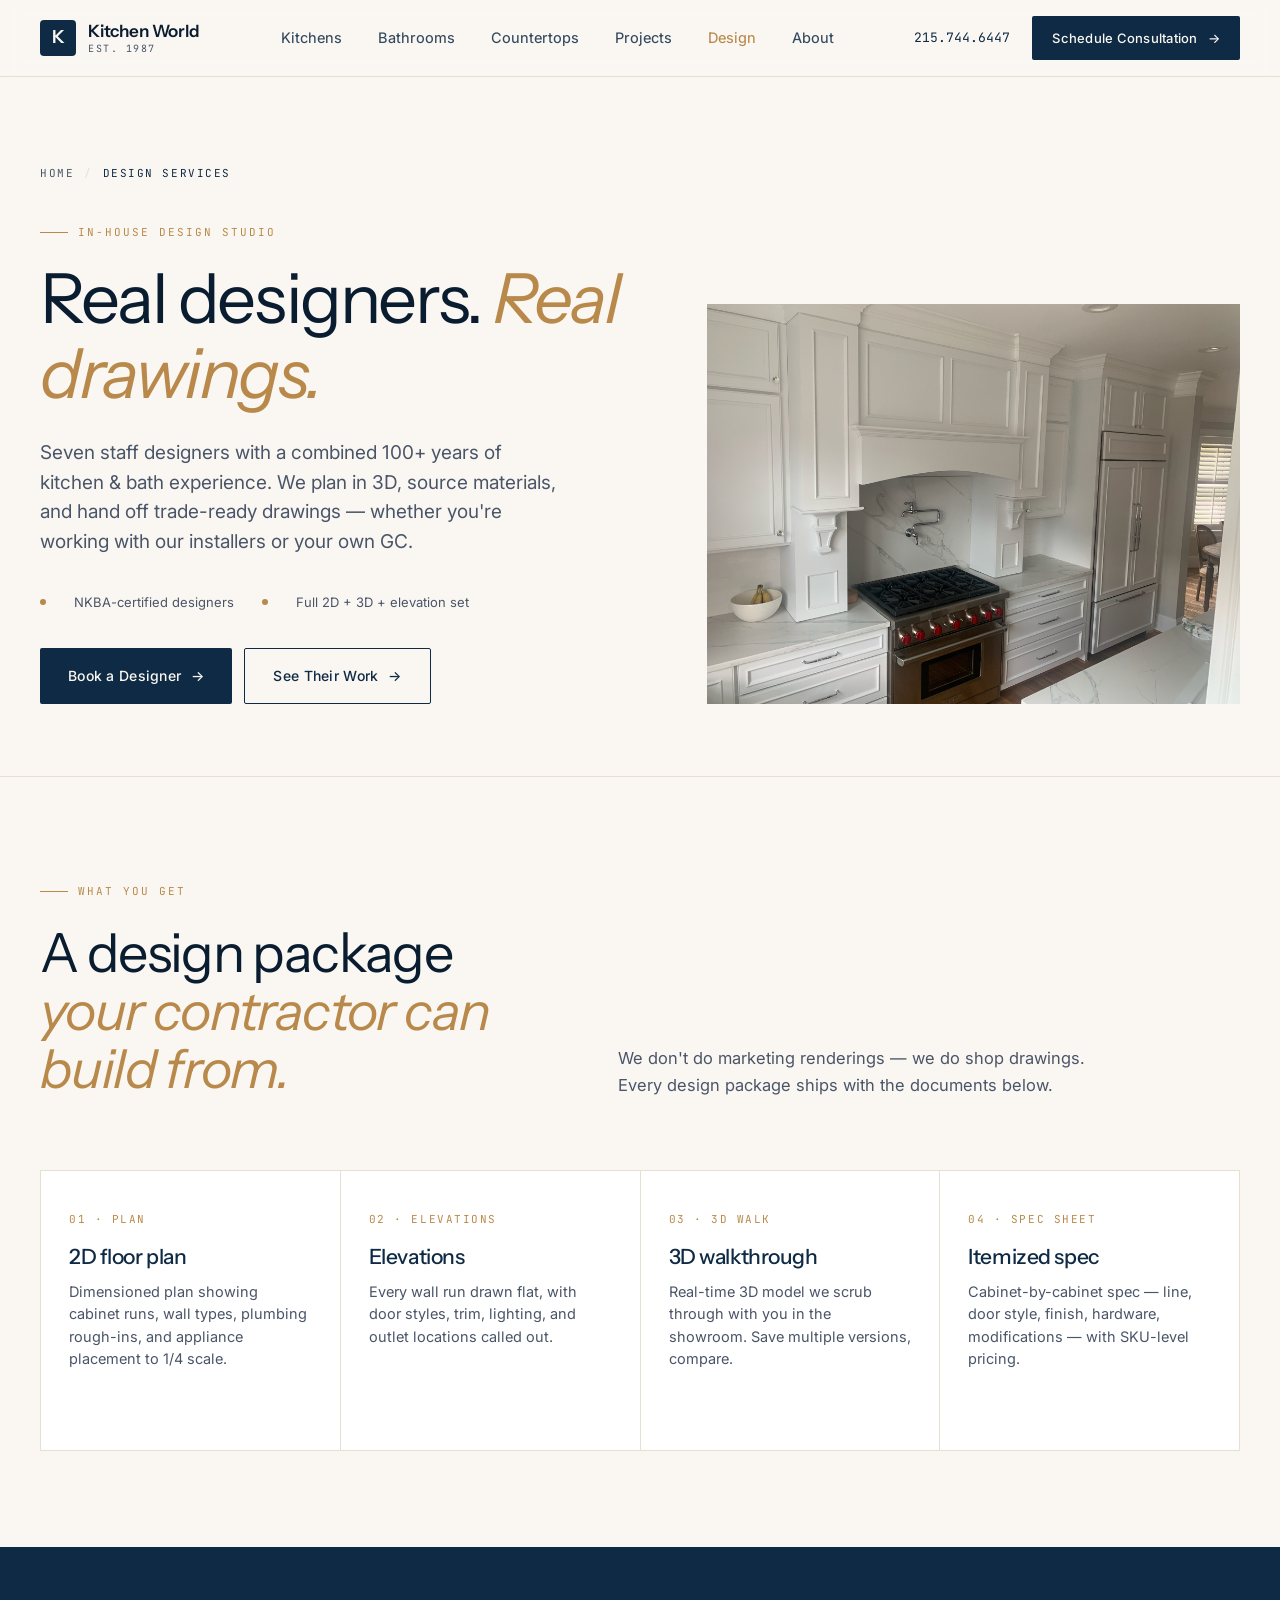
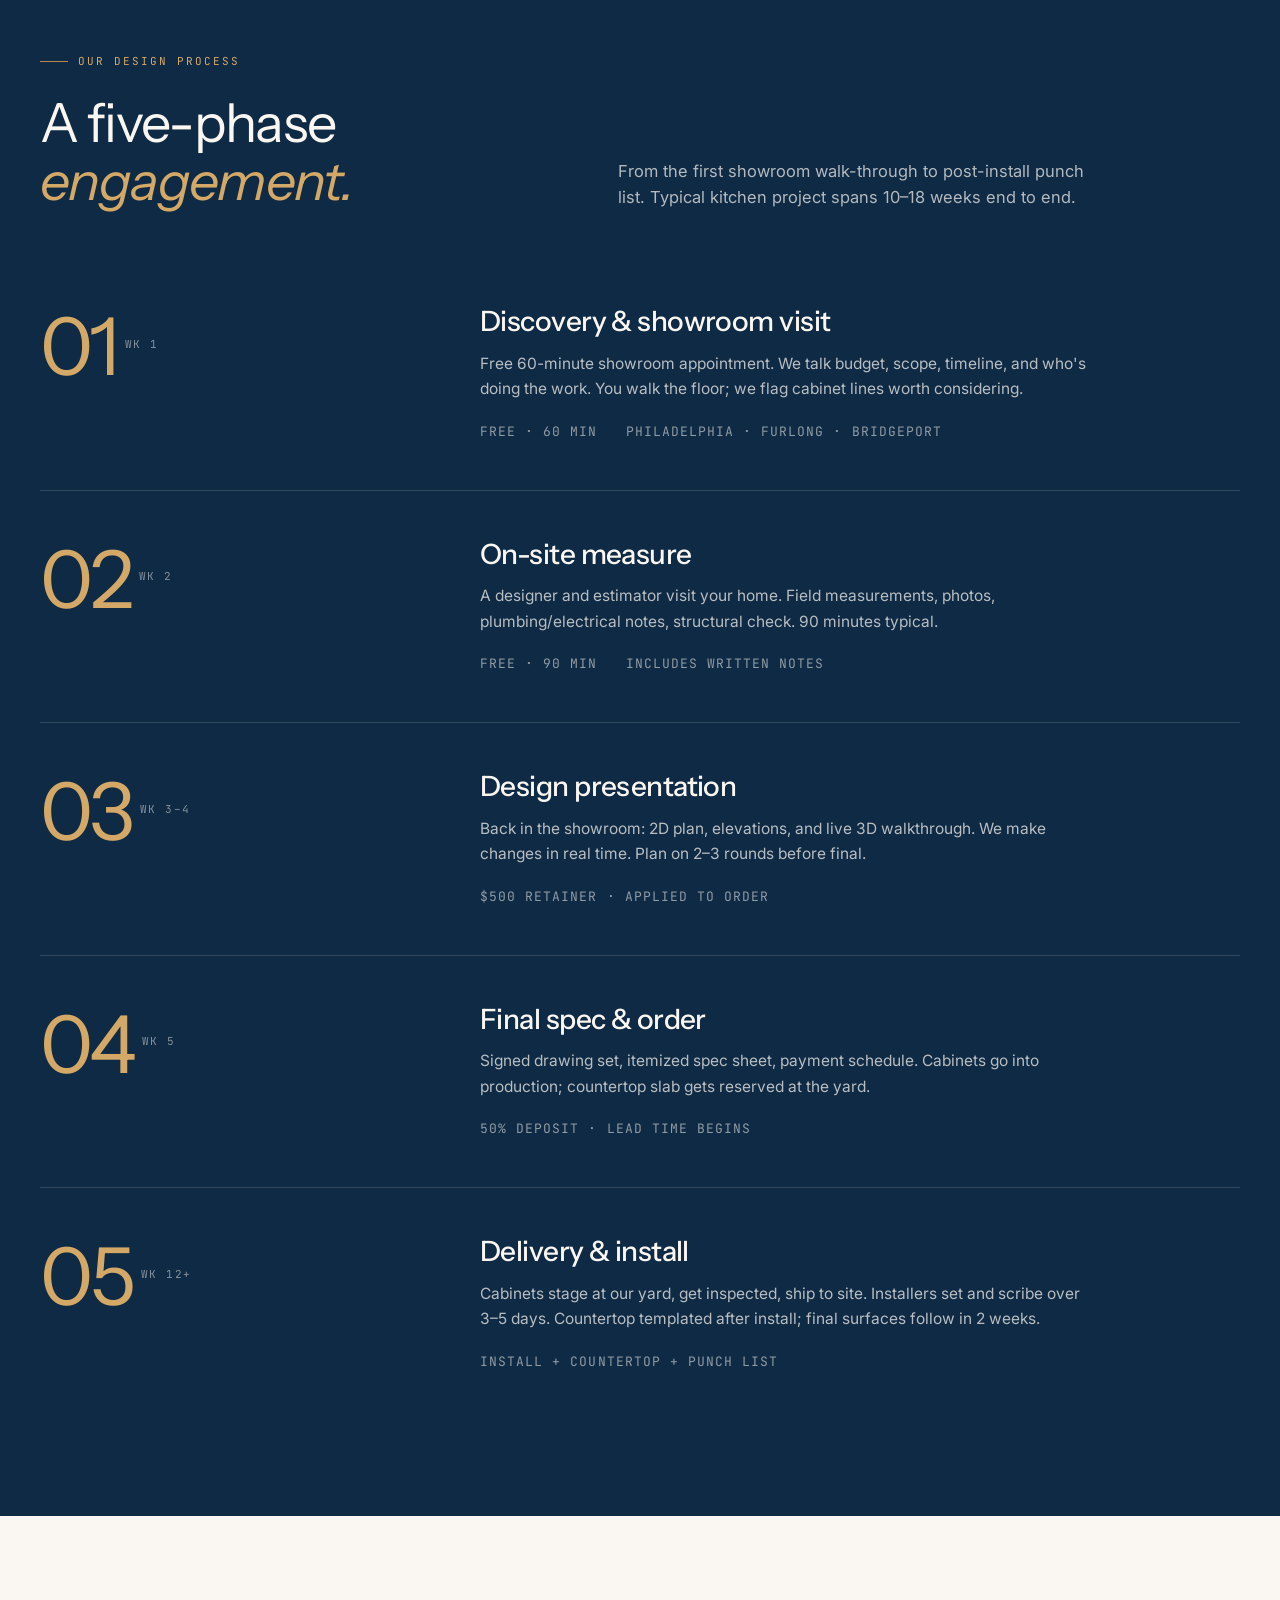
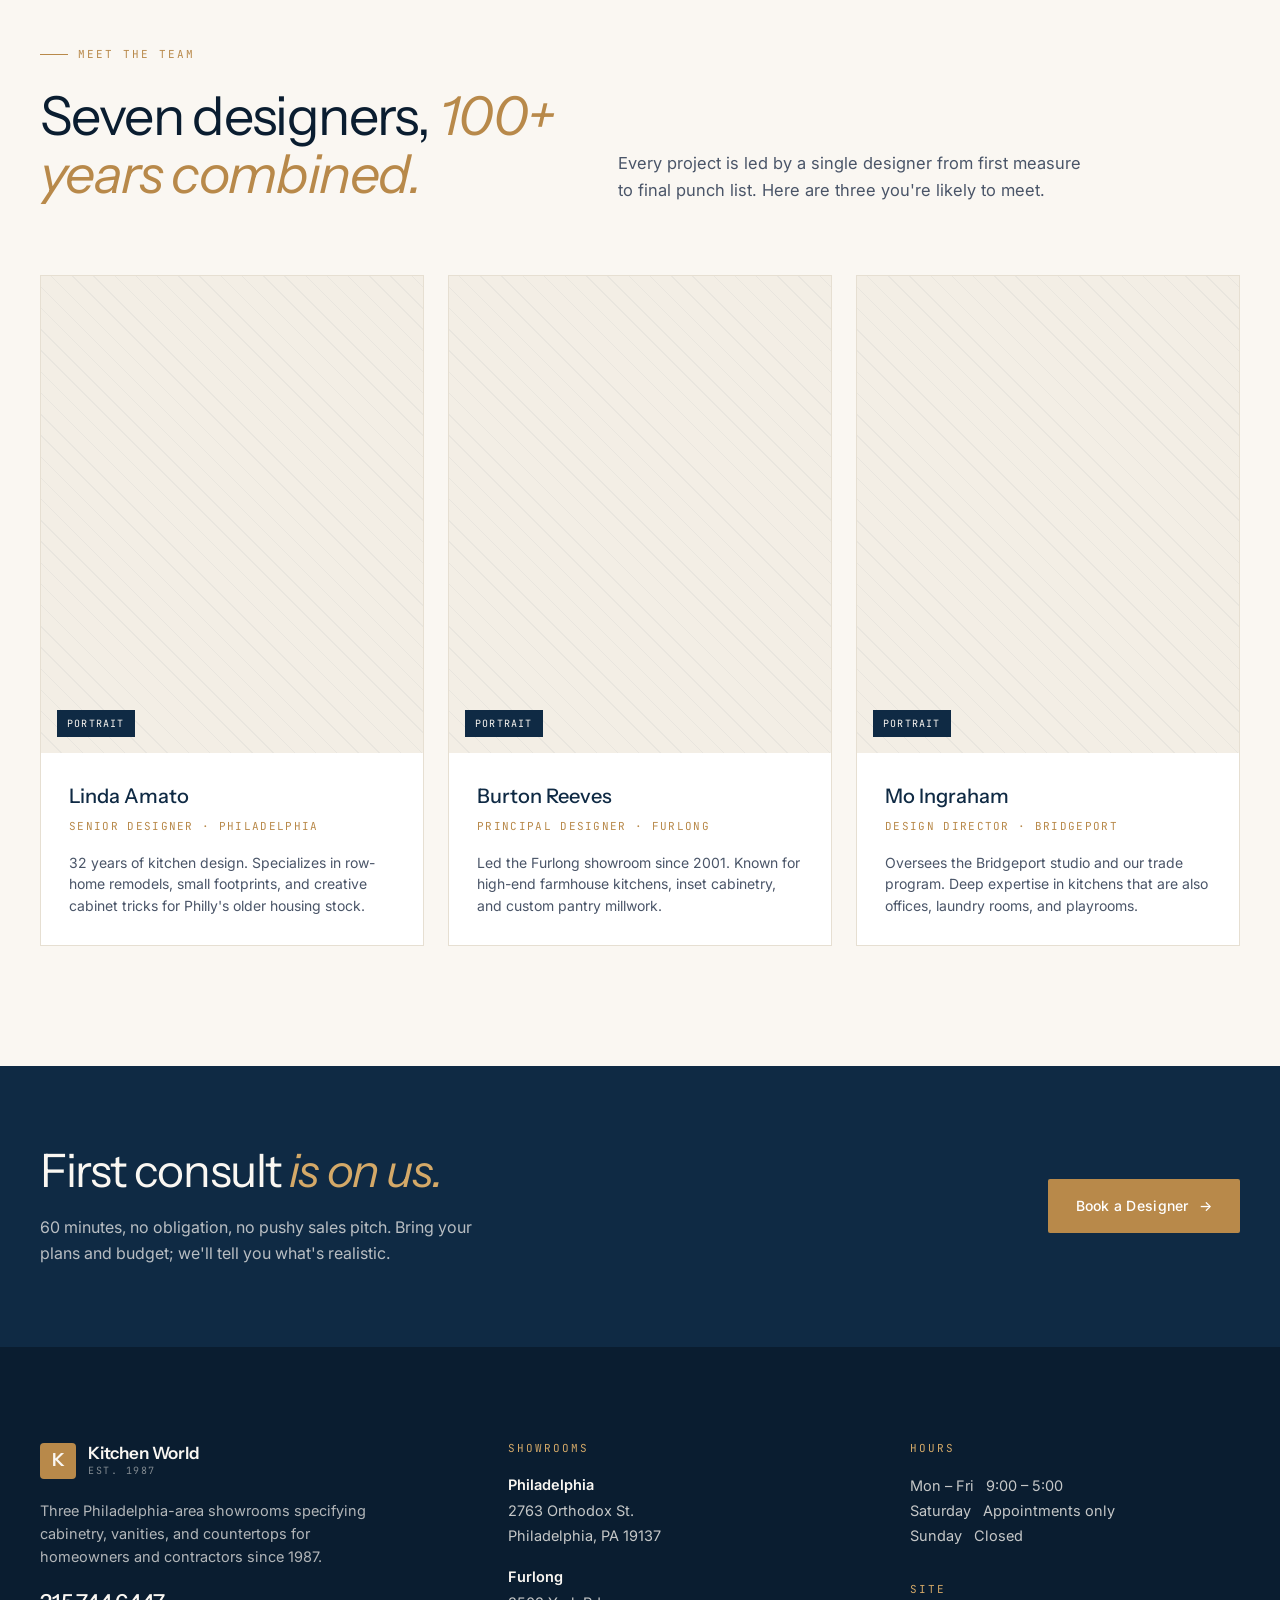
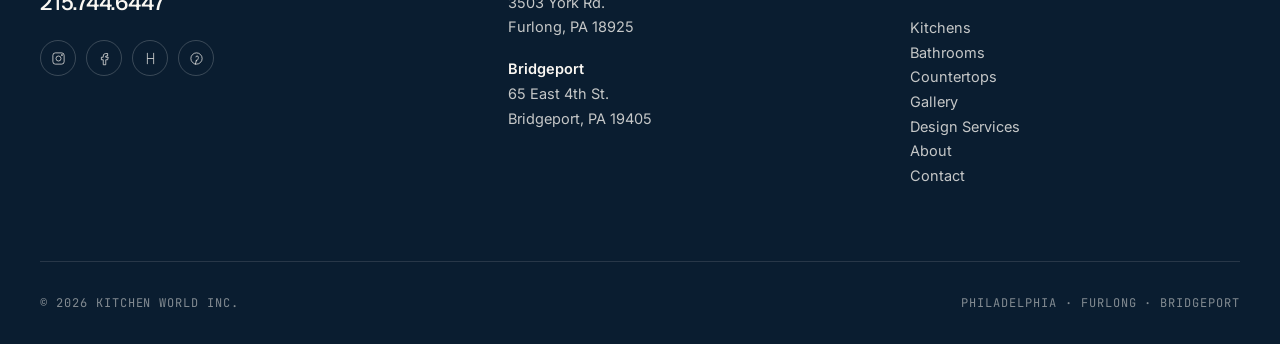
<file: design.html>
<!doctype html>
<html lang="en">
<head>
<meta charset="utf-8"/>
<meta name="viewport" content="width=device-width, initial-scale=1"/>
<title>Design Services — Kitchen World Inc.</title>
<link rel="preconnect" href="https://fonts.googleapis.com">
<link rel="preconnect" href="https://fonts.gstatic.com" crossorigin>
<link href="https://fonts.googleapis.com/css2?family=Instrument+Sans:wght@400;500;600&family=Inter:wght@300;400;500;600&family=JetBrains+Mono:wght@400&display=swap" rel="stylesheet">
<link rel="stylesheet" href="shared/site.css">
<style>
  .deliver{display:grid;grid-template-columns:repeat(4,1fr);gap:0;border-top:1px solid var(--line);border-left:1px solid var(--line);background:var(--white)}
  .del{padding:40px 28px;border-right:1px solid var(--line);border-bottom:1px solid var(--line);display:flex;flex-direction:column;min-height:280px}
  .del .n{font-family:"JetBrains Mono",monospace;font-size:11px;color:var(--gold);letter-spacing:.14em}
  .del h3{font-size:21px;font-weight:500;margin-top:18px;color:var(--navy)}
  .del p{font-size:14.5px;color:var(--slate);line-height:1.55;margin-top:12px}
  .phase{display:grid;grid-template-columns:1fr 2fr;gap:60px;padding:48px 0;border-bottom:1px solid rgba(250,247,242,.15)}
  .phase:last-child{border-bottom:none}
  .phase-num{font-family:"Instrument Sans";font-size:80px;font-weight:400;color:var(--gold-soft);letter-spacing:-0.04em;line-height:1}
  .phase-num sup{font-family:"JetBrains Mono",monospace;font-size:11px;color:rgba(250,247,242,.5);letter-spacing:.14em;vertical-align:super;margin-left:8px}
  .phase-body h3{font-size:28px;color:var(--cream);font-weight:500;letter-spacing:-0.02em}
  .phase-body p{color:rgba(250,247,242,.72);font-size:15.5px;line-height:1.65;margin-top:14px;max-width:620px}
  .phase-meta{margin-top:20px;display:flex;gap:28px;color:rgba(250,247,242,.55);font-size:13px;font-family:"JetBrains Mono",monospace;letter-spacing:.08em}
  .designers{display:grid;grid-template-columns:repeat(3,1fr);gap:24px}
  .des{background:var(--white);border:1px solid var(--line);display:flex;flex-direction:column}
  .des-img{aspect-ratio:4/5;overflow:hidden;background:var(--cream-2);display:grid;place-items:center;position:relative;background-image:repeating-linear-gradient(45deg,transparent 0,transparent 14px,rgba(15,42,68,.045) 14px,rgba(15,42,68,.045) 15px)}
  .des-img::after{content:"PORTRAIT";position:absolute;bottom:16px;left:16px;background:var(--navy);color:var(--cream);padding:6px 10px;font-family:"JetBrains Mono",monospace;font-size:10px;letter-spacing:.12em}
  .des-body{padding:28px}
  .des-body b{font-size:20px;color:var(--navy);display:block;font-weight:500;font-family:"Instrument Sans"}
  .des-body span.role{font-family:"JetBrains Mono",monospace;font-size:11px;color:var(--gold);letter-spacing:.12em;text-transform:uppercase;margin-top:6px;display:block}
  .des-body p{font-size:14px;color:var(--slate);line-height:1.55;margin-top:16px}
  @media(max-width:960px){.deliver,.designers{grid-template-columns:1fr 1fr}.phase{grid-template-columns:1fr;gap:20px}.phase-num{font-size:60px}}
</style>
</head>
<body data-page="design">
<div id="site-nav"></div>

<header class="ph">
  <div class="wrap">
    <div class="crumbs"><a href="index.html">Home</a><span class="sep">/</span><span class="cur">Design Services</span></div>
    <div class="ph-inner">
      <div>
        <span class="eyebrow">In-house design studio</span>
        <h1 style="margin-top:20px">Real designers. <em>Real drawings.</em></h1>
        <p class="ph-sub">Seven staff designers with a combined 100+ years of kitchen &amp; bath experience. We plan in 3D, source materials, and hand off trade-ready drawings — whether you're working with our installers or your own GC.</p>
        <div class="ph-meta">
          <span class="dot"></span><span>NKBA-certified designers</span>
          <span class="dot"></span><span>Full 2D + 3D + elevation set</span>
        </div>
        <div style="margin-top:36px;display:flex;gap:12px;flex-wrap:wrap">
          <a href="contact.html" class="btn btn-primary">Book a Designer<span class="arrow">→</span></a>
          <a href="gallery.html" class="btn btn-ghost">See Their Work<span class="arrow">→</span></a>
        </div>
      </div>
      <div class="ph-img"><img src="images/d1.jpg" alt="Design studio"></div>
    </div>
  </div>
</header>

<section class="section" style="padding:96px 0">
  <div class="wrap">
    <div class="sec-head">
      <div><span class="eyebrow">What you get</span><h2 style="margin-top:24px">A design package <em>your contractor can build from.</em></h2></div>
      <p>We don't do marketing renderings — we do shop drawings. Every design package ships with the documents below.</p>
    </div>
    <div class="deliver">
      <div class="del"><span class="n">01 · PLAN</span><h3>2D floor plan</h3><p>Dimensioned plan showing cabinet runs, wall types, plumbing rough-ins, and appliance placement to 1/4 scale.</p></div>
      <div class="del"><span class="n">02 · ELEVATIONS</span><h3>Elevations</h3><p>Every wall run drawn flat, with door styles, trim, lighting, and outlet locations called out.</p></div>
      <div class="del"><span class="n">03 · 3D WALK</span><h3>3D walkthrough</h3><p>Real-time 3D model we scrub through with you in the showroom. Save multiple versions, compare.</p></div>
      <div class="del"><span class="n">04 · SPEC SHEET</span><h3>Itemized spec</h3><p>Cabinet-by-cabinet spec — line, door style, finish, hardware, modifications — with SKU-level pricing.</p></div>
    </div>
  </div>
</section>

<section style="background:var(--navy);color:var(--cream);padding:96px 0">
  <div class="wrap">
    <div class="sec-head" style="margin-bottom:48px">
      <div><span class="eyebrow" style="color:var(--gold-soft)">Our design process</span><h2 style="margin-top:24px;color:var(--cream)">A five-phase <em style="color:var(--gold-soft)">engagement.</em></h2></div>
      <p style="color:rgba(250,247,242,.7)">From the first showroom walk-through to post-install punch list. Typical kitchen project spans 10–18 weeks end to end.</p>
    </div>
    <div class="phase"><div class="phase-num">01<sup>WK 1</sup></div><div class="phase-body"><h3>Discovery &amp; showroom visit</h3><p>Free 60-minute showroom appointment. We talk budget, scope, timeline, and who's doing the work. You walk the floor; we flag cabinet lines worth considering.</p><div class="phase-meta"><span>FREE · 60 MIN</span><span>PHILADELPHIA · FURLONG · BRIDGEPORT</span></div></div></div>
    <div class="phase"><div class="phase-num">02<sup>WK 2</sup></div><div class="phase-body"><h3>On-site measure</h3><p>A designer and estimator visit your home. Field measurements, photos, plumbing/electrical notes, structural check. 90 minutes typical.</p><div class="phase-meta"><span>FREE · 90 MIN</span><span>INCLUDES WRITTEN NOTES</span></div></div></div>
    <div class="phase"><div class="phase-num">03<sup>WK 3–4</sup></div><div class="phase-body"><h3>Design presentation</h3><p>Back in the showroom: 2D plan, elevations, and live 3D walkthrough. We make changes in real time. Plan on 2–3 rounds before final.</p><div class="phase-meta"><span>$500 RETAINER · APPLIED TO ORDER</span></div></div></div>
    <div class="phase"><div class="phase-num">04<sup>WK 5</sup></div><div class="phase-body"><h3>Final spec &amp; order</h3><p>Signed drawing set, itemized spec sheet, payment schedule. Cabinets go into production; countertop slab gets reserved at the yard.</p><div class="phase-meta"><span>50% DEPOSIT · LEAD TIME BEGINS</span></div></div></div>
    <div class="phase"><div class="phase-num">05<sup>WK 12+</sup></div><div class="phase-body"><h3>Delivery &amp; install</h3><p>Cabinets stage at our yard, get inspected, ship to site. Installers set and scribe over 3–5 days. Countertop templated after install; final surfaces follow in 2 weeks.</p><div class="phase-meta"><span>INSTALL + COUNTERTOP + PUNCH LIST</span></div></div></div>
  </div>
</section>

<section class="section">
  <div class="wrap">
    <div class="sec-head">
      <div><span class="eyebrow">Meet the team</span><h2 style="margin-top:24px">Seven designers, <em>100+ years combined.</em></h2></div>
      <p>Every project is led by a single designer from first measure to final punch list. Here are three you're likely to meet.</p>
    </div>
    <div class="designers">
      <div class="des"><div class="des-img"></div><div class="des-body"><b>Linda Amato</b><span class="role">Senior Designer · Philadelphia</span><p>32 years of kitchen design. Specializes in row-home remodels, small footprints, and creative cabinet tricks for Philly's older housing stock.</p></div></div>
      <div class="des"><div class="des-img"></div><div class="des-body"><b>Burton Reeves</b><span class="role">Principal Designer · Furlong</span><p>Led the Furlong showroom since 2001. Known for high-end farmhouse kitchens, inset cabinetry, and custom pantry millwork.</p></div></div>
      <div class="des"><div class="des-img"></div><div class="des-body"><b>Mo Ingraham</b><span class="role">Design Director · Bridgeport</span><p>Oversees the Bridgeport studio and our trade program. Deep expertise in kitchens that are also offices, laundry rooms, and playrooms.</p></div></div>
    </div>
  </div>
</section>

<section class="cta-strip">
  <div class="wrap cta-strip-inner">
    <div><h2>First consult <em>is on us.</em></h2><p>60 minutes, no obligation, no pushy sales pitch. Bring your plans and budget; we'll tell you what's realistic.</p></div>
    <div class="cta-strip-actions"><a href="contact.html" class="btn btn-gold">Book a Designer<span class="arrow">→</span></a></div>
  </div>
</section>

<div id="site-footer"></div>
<script src="shared/site.js"></script>
</body>
</html>
</file>
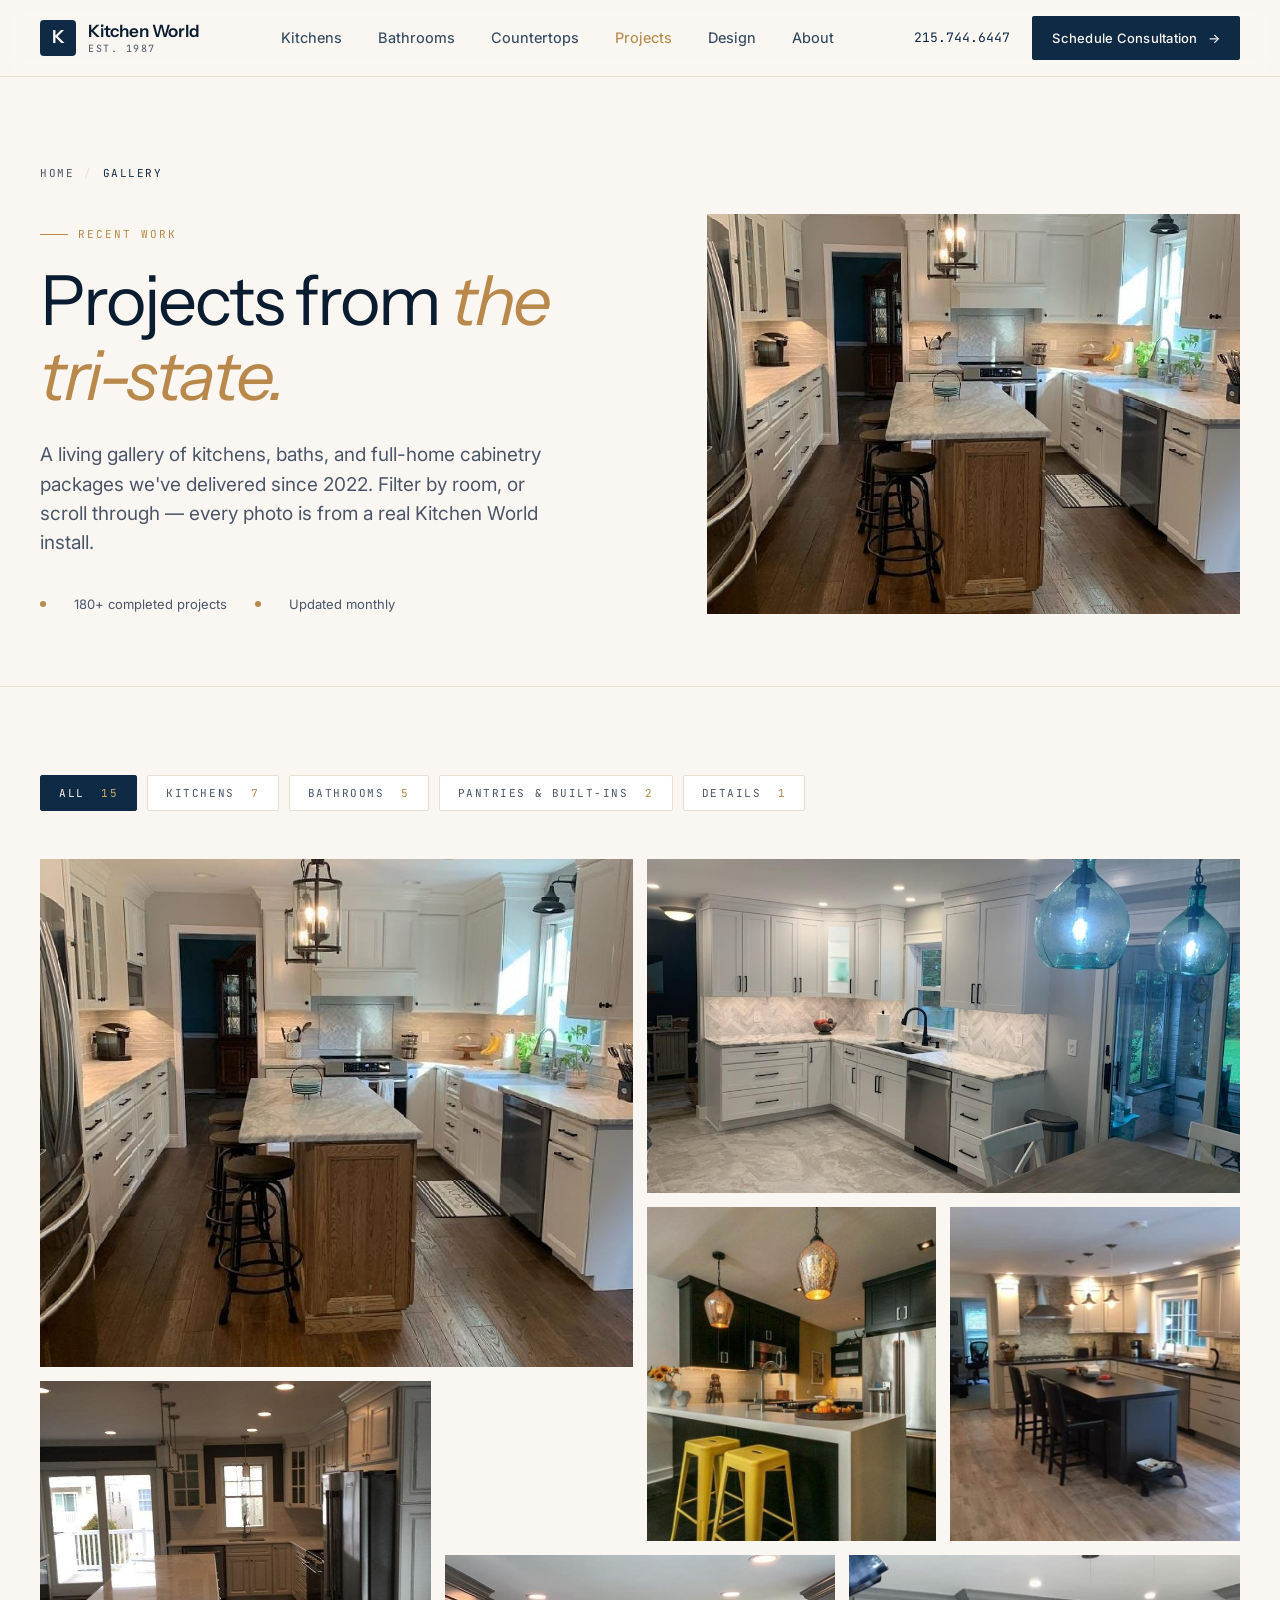
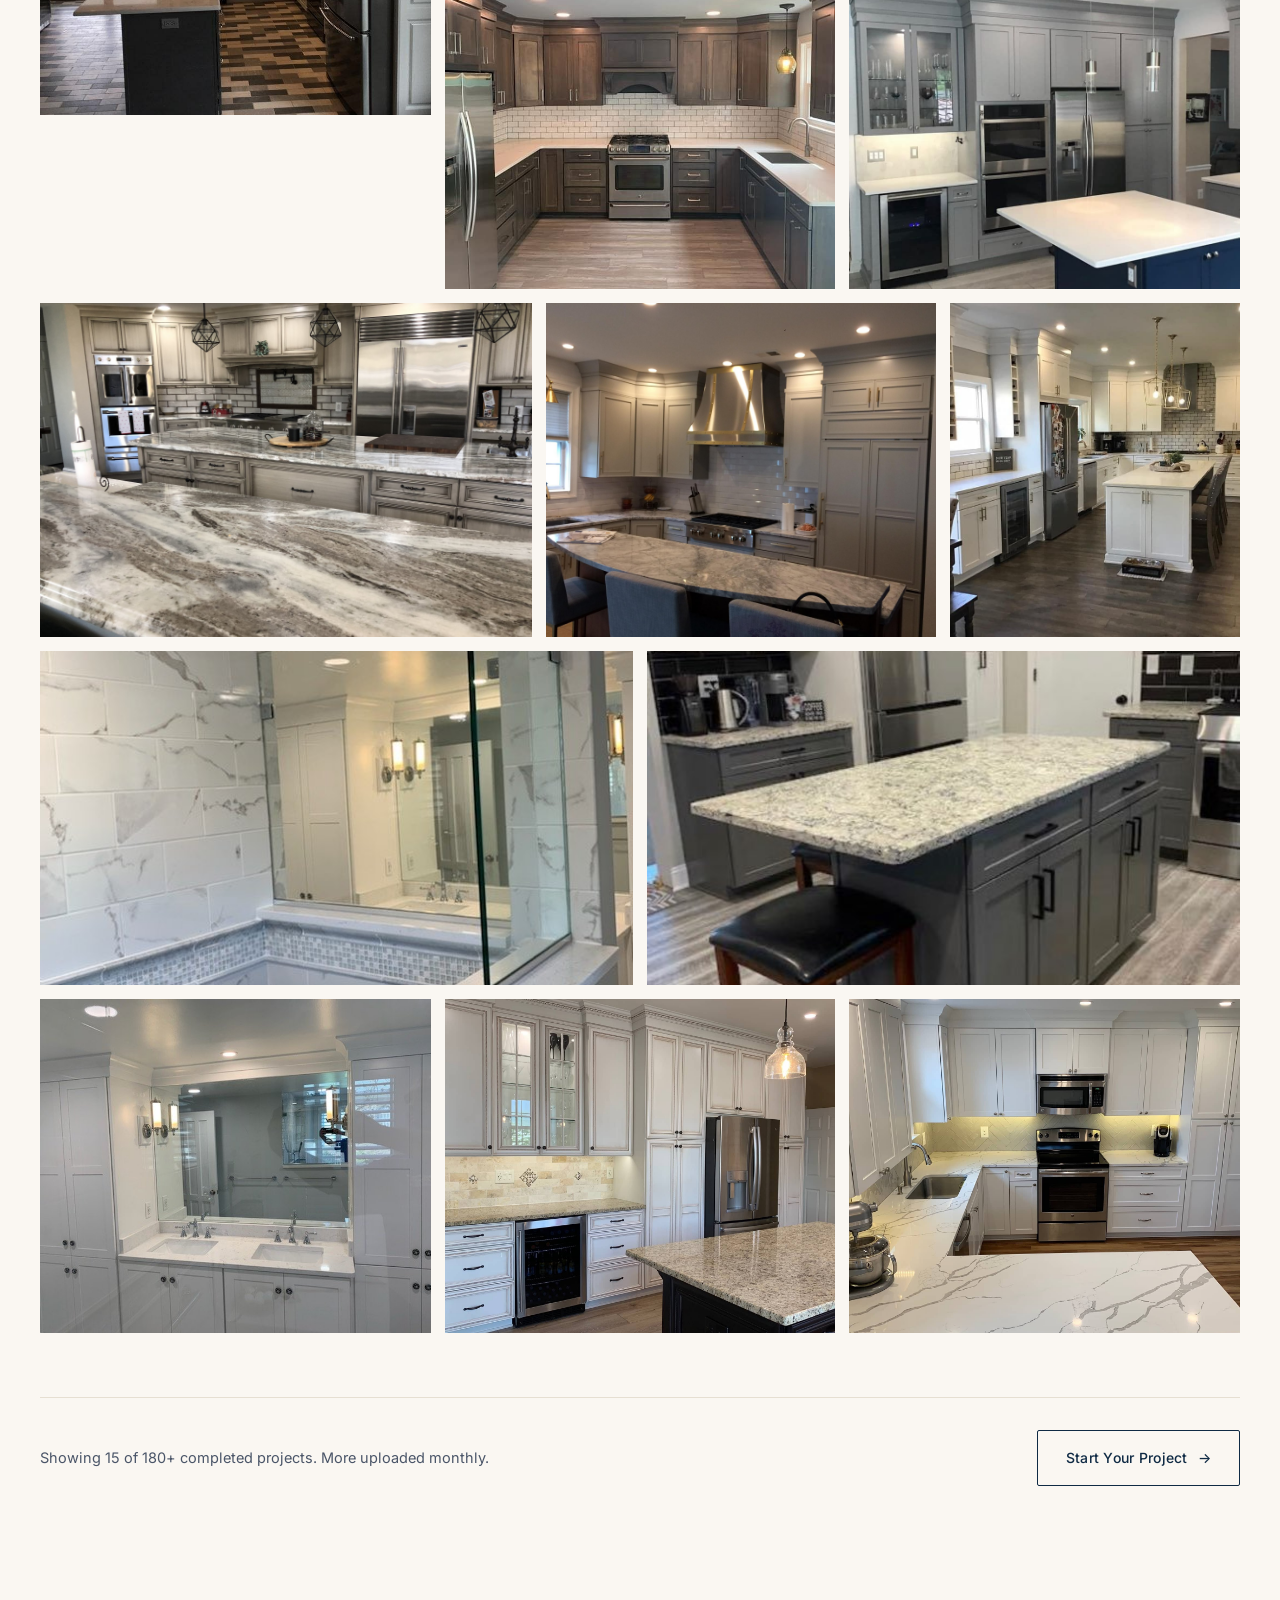
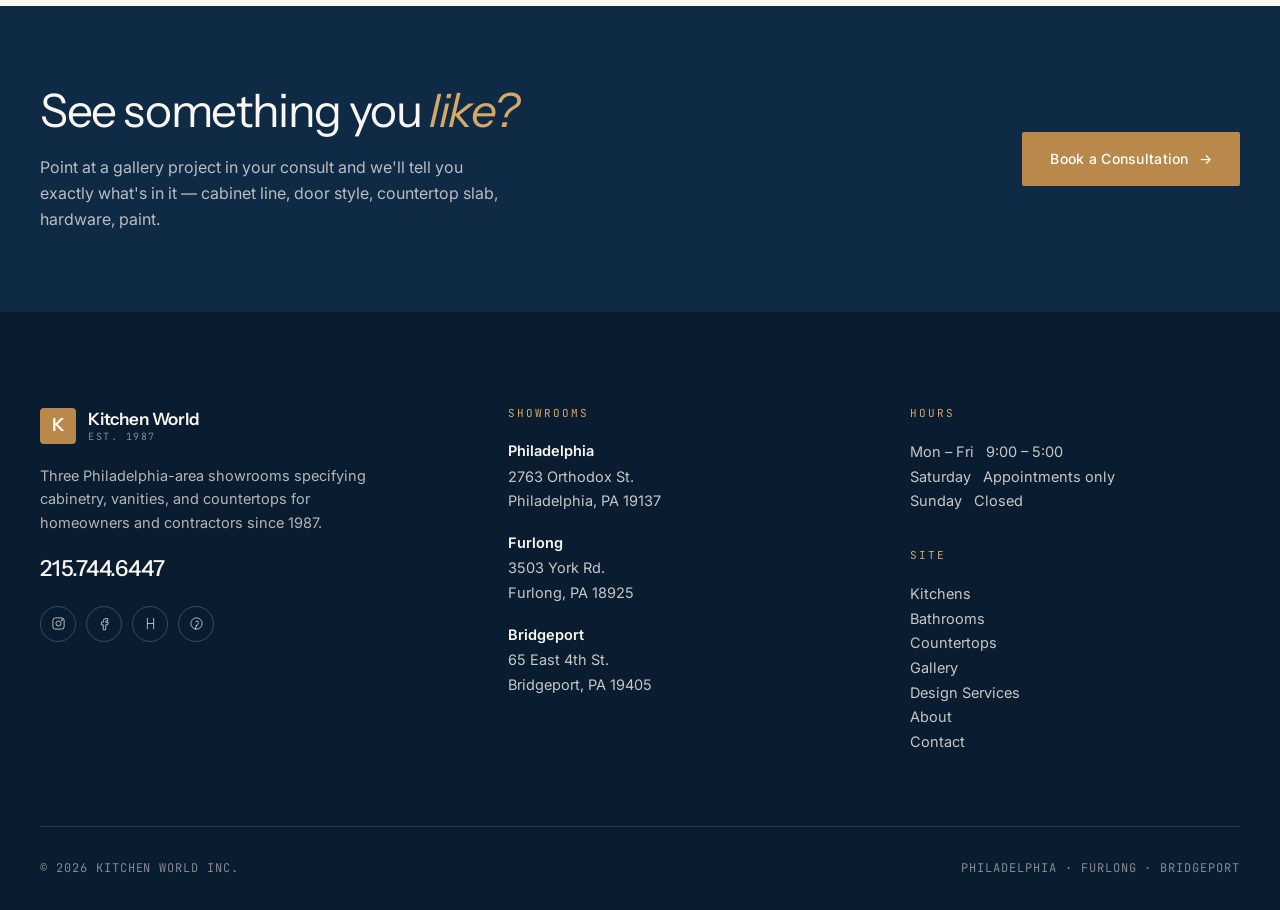
<file: gallery.html>
<!doctype html>
<html lang="en">
<head>
<meta charset="utf-8"/>
<meta name="viewport" content="width=device-width, initial-scale=1"/>
<title>Gallery — Kitchen World Inc.</title>
<link rel="preconnect" href="https://fonts.googleapis.com">
<link rel="preconnect" href="https://fonts.gstatic.com" crossorigin>
<link href="https://fonts.googleapis.com/css2?family=Instrument+Sans:wght@400;500;600&family=Inter:wght@300;400;500;600&family=JetBrains+Mono:wght@400&display=swap" rel="stylesheet">
<link rel="stylesheet" href="shared/site.css">
<style>
  .filters{display:flex;gap:10px;flex-wrap:wrap;padding:24px 0 0;margin-bottom:48px}
  .filter{padding:10px 18px;border:1px solid var(--line);background:var(--white);font-family:"JetBrains Mono",monospace;font-size:11px;letter-spacing:.14em;text-transform:uppercase;color:var(--slate);cursor:pointer;transition:all .2s;border-radius:2px}
  .filter:hover{border-color:var(--navy);color:var(--navy)}
  .filter.on{background:var(--navy);color:var(--cream);border-color:var(--navy)}
  .filter .count{color:var(--gold);margin-left:8px}
  .filter.on .count{color:var(--gold-soft)}
  .gal{display:grid;grid-template-columns:repeat(12,1fr);grid-auto-rows:160px;gap:14px}
  .tile{position:relative;overflow:hidden;background:var(--cream-2);cursor:pointer}
  .tile img{width:100%;height:100%;object-fit:cover;transition:transform .4s ease}
  .tile:hover img{transform:scale(1.03)}
  .tile::after{content:"";position:absolute;inset:0;background:linear-gradient(180deg,transparent 55%,rgba(10,29,48,.78) 100%);opacity:0;transition:opacity .25s;z-index:1}
  .tile:hover::after{opacity:1}
  .tile-meta{position:absolute;bottom:18px;left:20px;color:var(--cream);z-index:2;opacity:0;transform:translateY(6px);transition:all .25s}
  .tile:hover .tile-meta{opacity:1;transform:none}
  .tile-meta .tag{font-family:"JetBrains Mono",monospace;font-size:10px;letter-spacing:.14em;color:var(--gold-soft);text-transform:uppercase}
  .tile-meta h4{font-size:17px;color:var(--cream);font-weight:500;margin-top:4px}
  .t-a{grid-column:span 6;grid-row:span 3}
  .t-b{grid-column:span 6;grid-row:span 2}
  .t-c{grid-column:span 3;grid-row:span 2}
  .t-d{grid-column:span 3;grid-row:span 2}
  .t-e{grid-column:span 4;grid-row:span 2}
  .t-f{grid-column:span 4;grid-row:span 2}
  .t-g{grid-column:span 4;grid-row:span 2}
  .t-h{grid-column:span 5;grid-row:span 2}
  .t-i{grid-column:span 4;grid-row:span 2}
  .t-j{grid-column:span 3;grid-row:span 2}
  .t-k{grid-column:span 6;grid-row:span 2}
  .t-l{grid-column:span 6;grid-row:span 2}
  .t-m{grid-column:span 4;grid-row:span 2}
  .t-n{grid-column:span 4;grid-row:span 2}
  .t-o{grid-column:span 4;grid-row:span 2}
  .gal-bar{display:flex;justify-content:space-between;align-items:center;margin-top:64px;padding-top:32px;border-top:1px solid var(--line)}
  .gal-bar p{color:var(--slate);font-size:14.5px}
  @media(max-width:960px){.gal{grid-template-columns:1fr;grid-auto-rows:220px}.gal .tile{grid-column:span 1!important;grid-row:span 1!important}}
</style>
</head>
<body data-page="gallery">
<div id="site-nav"></div>

<header class="ph">
  <div class="wrap">
    <div class="crumbs"><a href="index.html">Home</a><span class="sep">/</span><span class="cur">Gallery</span></div>
    <div class="ph-inner">
      <div>
        <span class="eyebrow">Recent work</span>
        <h1 style="margin-top:20px">Projects from <em>the tri-state.</em></h1>
        <p class="ph-sub">A living gallery of kitchens, baths, and full-home cabinetry packages we've delivered since 2022. Filter by room, or scroll through — every photo is from a real Kitchen World install.</p>
        <div class="ph-meta">
          <span class="dot"></span><span>180+ completed projects</span>
          <span class="dot"></span><span>Updated monthly</span>
        </div>
      </div>
      <div class="ph-img"><img src="images/g1.jpg" alt="Gallery"></div>
    </div>
  </div>
</header>

<section class="section" style="padding:64px 0 120px">
  <div class="wrap">
    <div class="filters" role="tablist">
      <button class="filter on" data-f="all">All <span class="count">15</span></button>
      <button class="filter" data-f="kitchen">Kitchens <span class="count">7</span></button>
      <button class="filter" data-f="bath">Bathrooms <span class="count">5</span></button>
      <button class="filter" data-f="pantry">Pantries &amp; Built-ins <span class="count">2</span></button>
      <button class="filter" data-f="detail">Details <span class="count">1</span></button>
    </div>
    <div class="gal" id="gal">
      <a href="#" class="tile t-a" data-c="kitchen"><img src="images/g1.jpg" alt=""><div class="tile-meta"><span class="tag">Kitchen · Philadelphia</span><h4>Rittenhouse Residence</h4></div></a>
      <a href="#" class="tile t-b" data-c="bath"><img src="images/g2.jpg" alt=""><div class="tile-meta"><span class="tag">Primary Bath · Furlong</span><h4>Buckingham Farmhouse</h4></div></a>
      <a href="#" class="tile t-c" data-c="kitchen"><img src="images/g3.jpg" alt=""><div class="tile-meta"><span class="tag">Kitchen · Bridgeport</span><h4>Lafayette Hill</h4></div></a>
      <a href="#" class="tile t-d" data-c="kitchen"><img src="images/g4.jpg" alt=""><div class="tile-meta"><span class="tag">Kitchen · Philadelphia</span><h4>Fairmount Townhome</h4></div></a>
      <a href="#" class="tile t-e" data-c="bath"><img src="images/g5.jpg" alt=""><div class="tile-meta"><span class="tag">Hall Bath · Furlong</span><h4>Doylestown Colonial</h4></div></a>
      <a href="#" class="tile t-f" data-c="kitchen"><img src="images/g6.jpg" alt=""><div class="tile-meta"><span class="tag">Kitchen · Bridgeport</span><h4>Gulph Mills Kitchen</h4></div></a>
      <a href="#" class="tile t-g" data-c="pantry"><img src="images/g7.jpg" alt=""><div class="tile-meta"><span class="tag">Butler's Pantry · Furlong</span><h4>Doylestown Pantry</h4></div></a>
      <a href="#" class="tile t-h" data-c="kitchen"><img src="images/g8.jpg" alt=""><div class="tile-meta"><span class="tag">Kitchen · Philadelphia</span><h4>Chestnut Hill Renovation</h4></div></a>
      <a href="#" class="tile t-i" data-c="bath"><img src="images/g9.jpg" alt=""><div class="tile-meta"><span class="tag">Guest Bath · Bridgeport</span><h4>Gulph Mills Retreat</h4></div></a>
      <a href="#" class="tile t-j" data-c="detail"><img src="images/p4.jpg" alt=""><div class="tile-meta"><span class="tag">Powder · Philadelphia</span><h4>Fitler Powder Detail</h4></div></a>
      <a href="#" class="tile t-k" data-c="kitchen"><img src="images/k1.jpg" alt=""><div class="tile-meta"><span class="tag">Kitchen · Furlong</span><h4>New Hope Kitchen</h4></div></a>
      <a href="#" class="tile t-l" data-c="bath"><img src="images/b1.jpg" alt=""><div class="tile-meta"><span class="tag">Primary Bath · Philadelphia</span><h4>Society Hill Suite</h4></div></a>
      <a href="#" class="tile t-m" data-c="pantry"><img src="images/k4.jpg" alt=""><div class="tile-meta"><span class="tag">Built-ins · Bridgeport</span><h4>Main Line Office</h4></div></a>
      <a href="#" class="tile t-n" data-c="kitchen"><img src="images/k5.jpg" alt=""><div class="tile-meta"><span class="tag">Kitchen · Philadelphia</span><h4>Queen Village</h4></div></a>
      <a href="#" class="tile t-o" data-c="bath"><img src="images/b3.jpg" alt=""><div class="tile-meta"><span class="tag">Bath · Furlong</span><h4>Solebury Spa</h4></div></a>
    </div>
    <div class="gal-bar">
      <p>Showing 15 of 180+ completed projects. More uploaded monthly.</p>
      <a href="contact.html" class="btn btn-ghost">Start Your Project<span class="arrow">→</span></a>
    </div>
  </div>
</section>

<section class="cta-strip">
  <div class="wrap cta-strip-inner">
    <div><h2>See something you <em>like?</em></h2><p>Point at a gallery project in your consult and we'll tell you exactly what's in it — cabinet line, door style, countertop slab, hardware, paint.</p></div>
    <div class="cta-strip-actions"><a href="contact.html" class="btn btn-gold">Book a Consultation<span class="arrow">→</span></a></div>
  </div>
</section>

<div id="site-footer"></div>
<script src="shared/site.js"></script>
<script>
  const filterBtns = document.querySelectorAll('.filter');
  const tiles = document.querySelectorAll('.tile');
  filterBtns.forEach(b => b.addEventListener('click', () => {
    filterBtns.forEach(x => x.classList.remove('on'));
    b.classList.add('on');
    const f = b.dataset.f;
    tiles.forEach(t => t.style.display = (f === 'all' || t.dataset.c === f) ? '' : 'none');
  }));
</script>
</body>
</html>
</file>
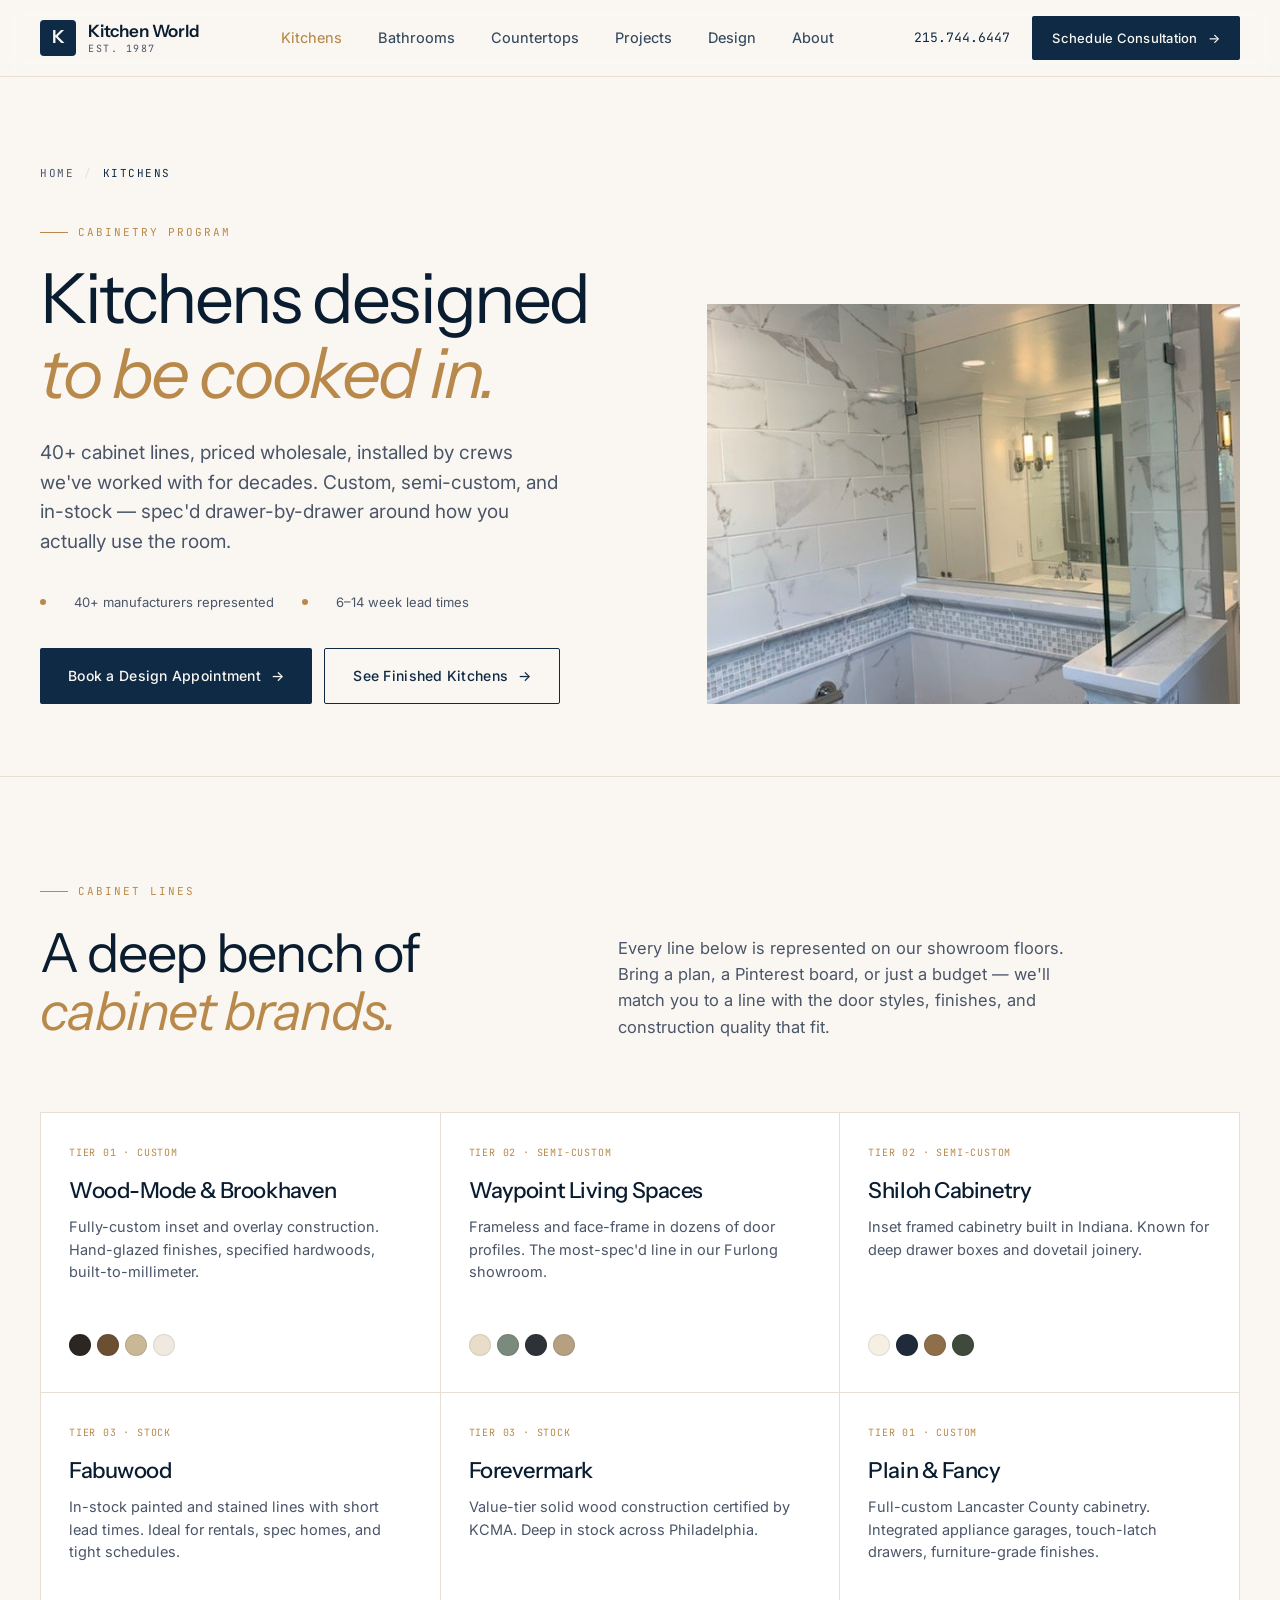
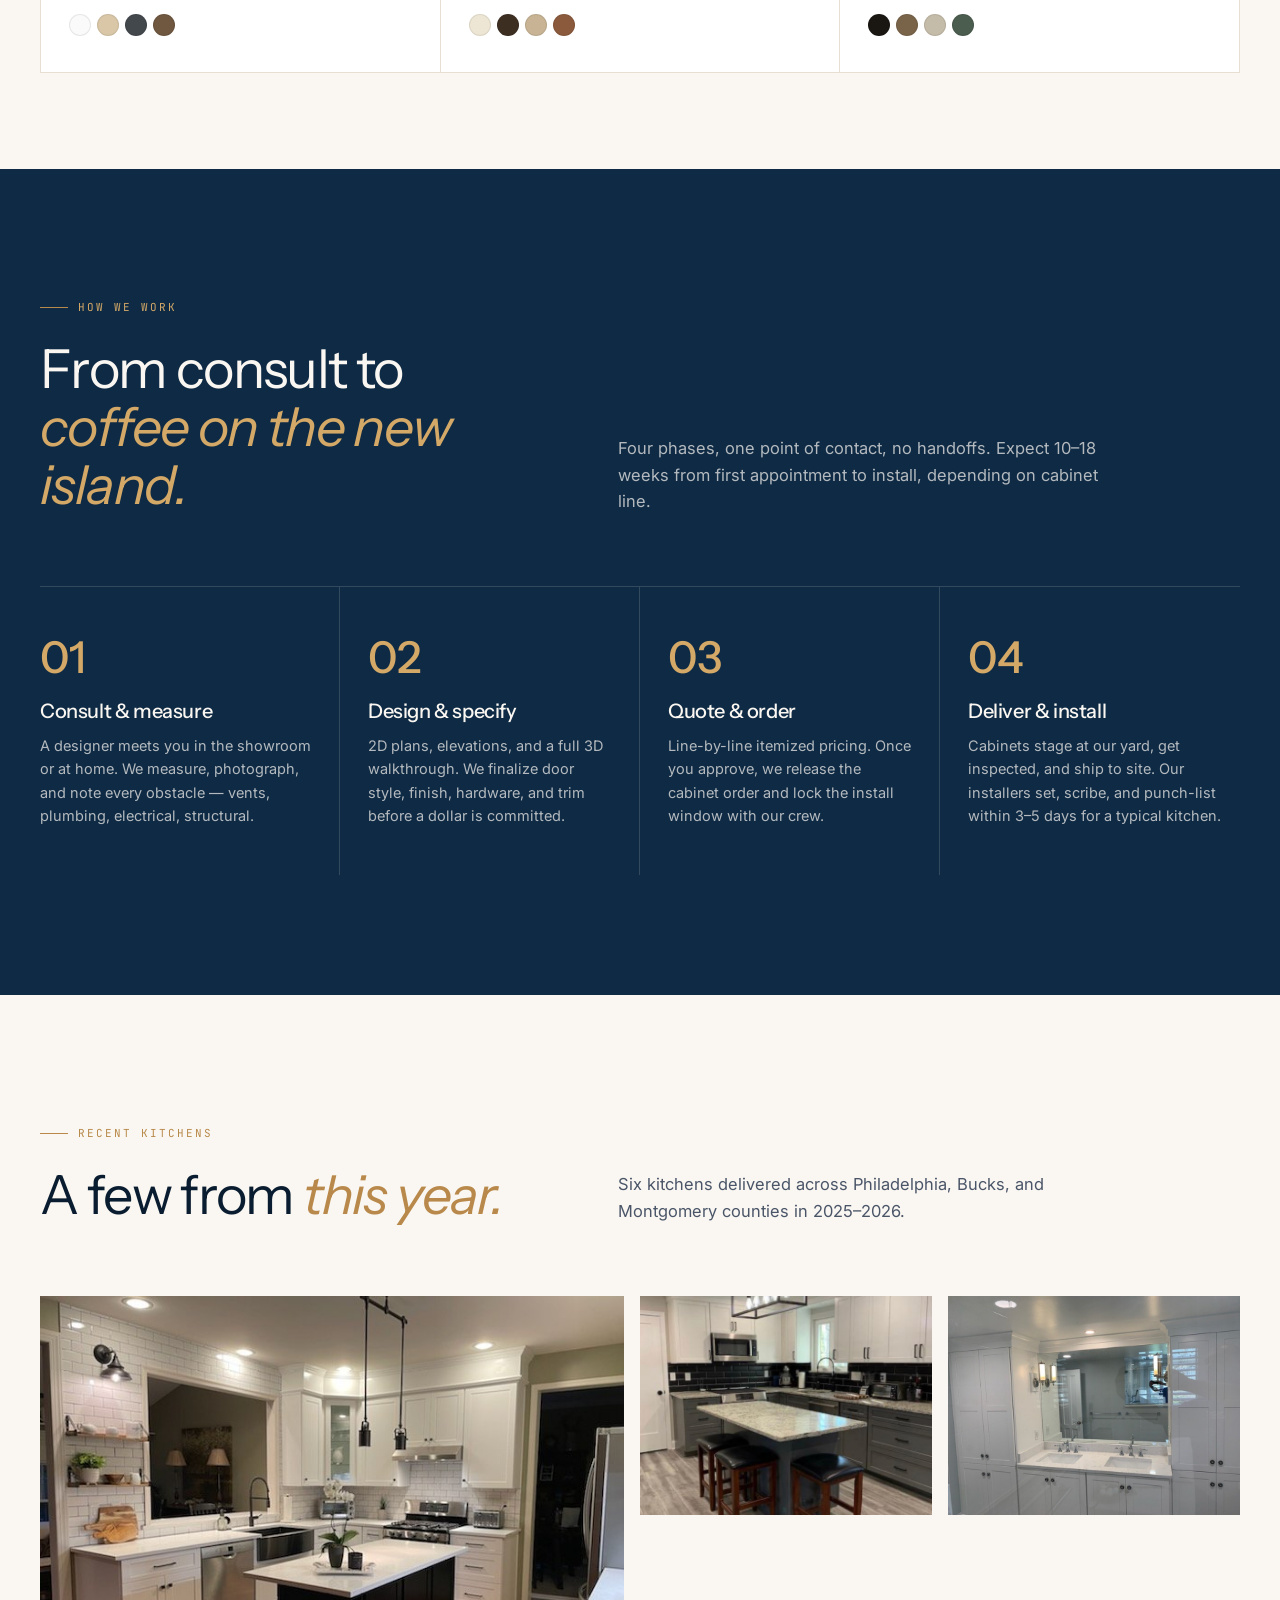
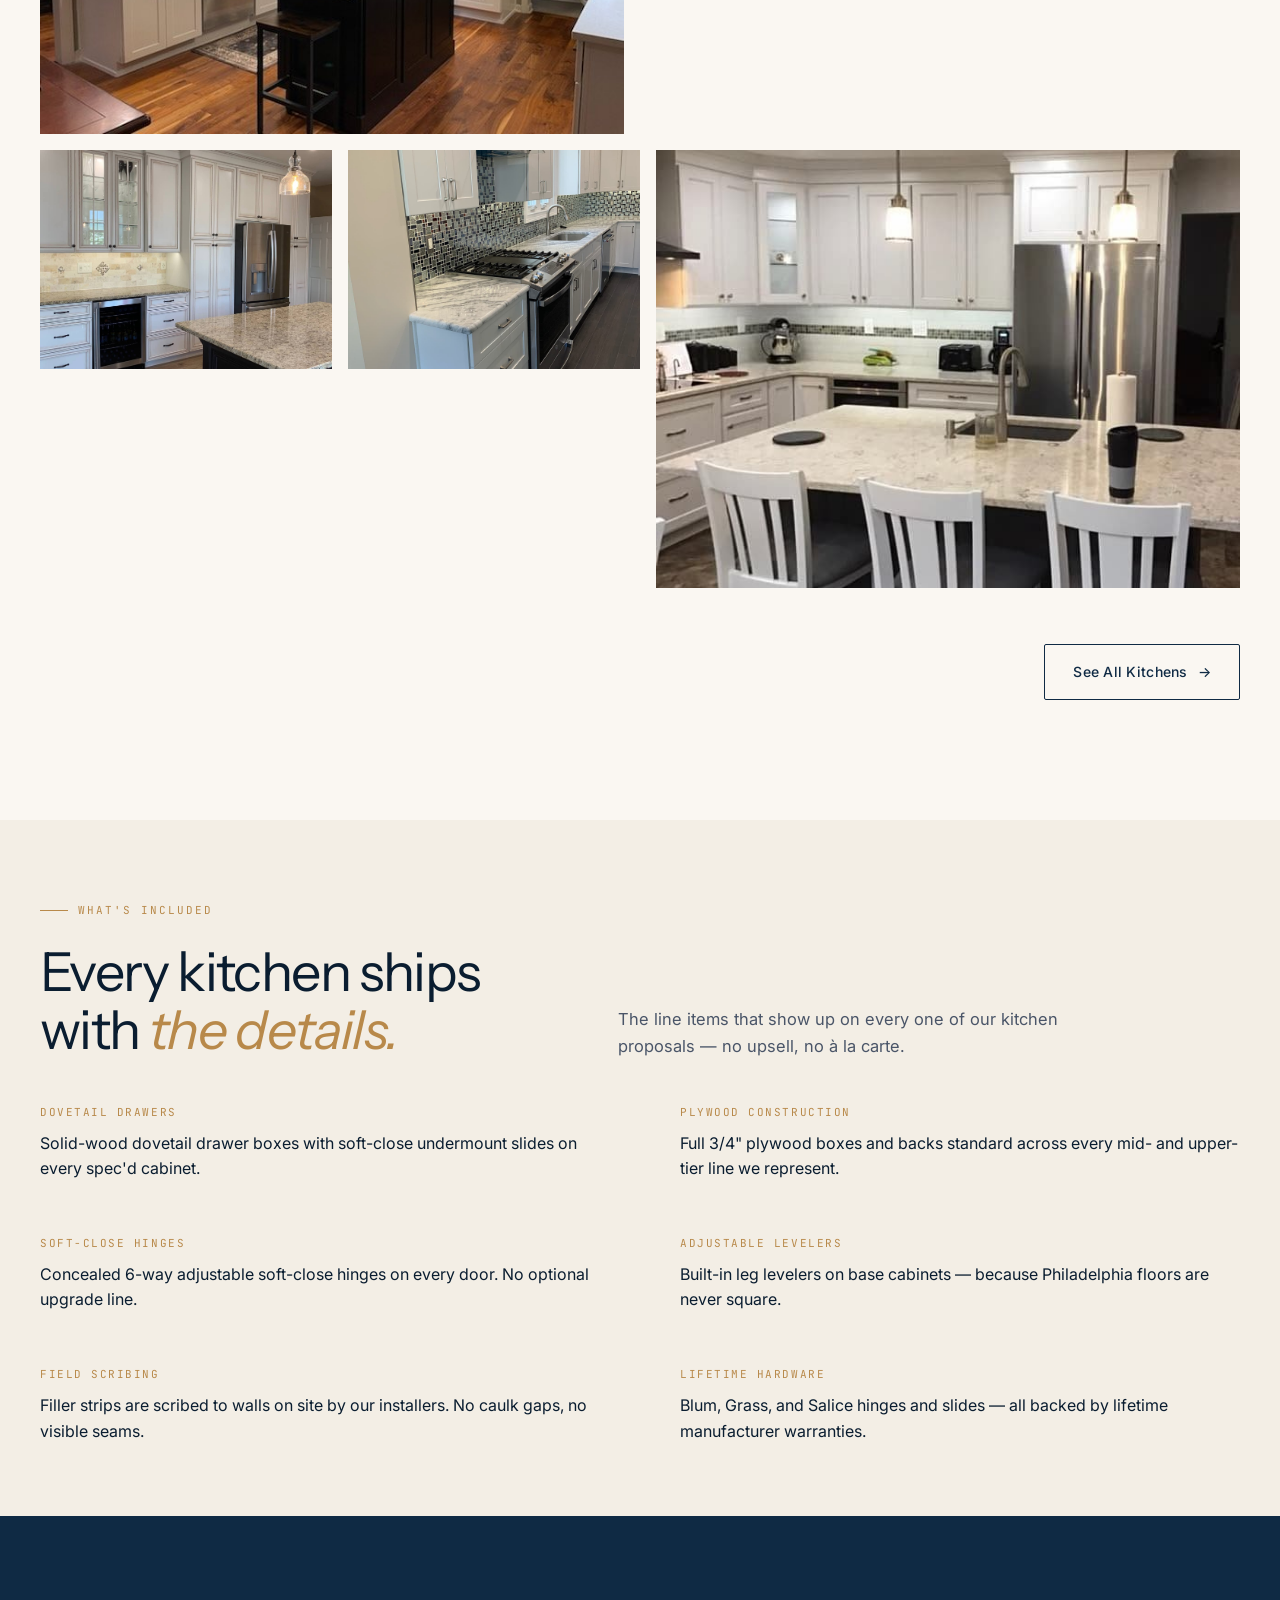
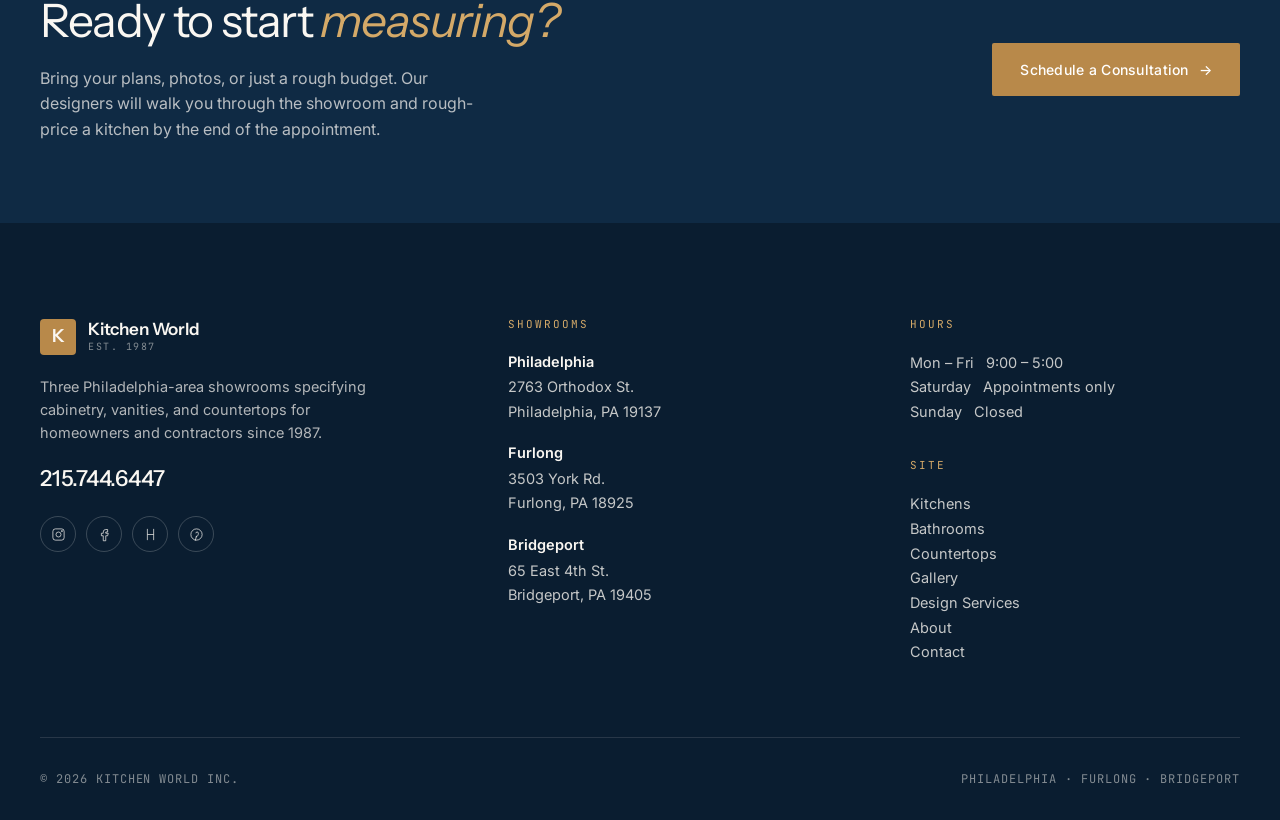
<file: kitchens.html>
<!doctype html>
<html lang="en">
<head>
<meta charset="utf-8"/>
<meta name="viewport" content="width=device-width, initial-scale=1"/>
<title>Kitchens — Kitchen World Inc.</title>
<link rel="preconnect" href="https://fonts.googleapis.com">
<link rel="preconnect" href="https://fonts.gstatic.com" crossorigin>
<link href="https://fonts.googleapis.com/css2?family=Instrument+Sans:wght@400;500;600&family=Inter:wght@300;400;500;600&family=JetBrains+Mono:wght@400&display=swap" rel="stylesheet">
<link rel="stylesheet" href="shared/site.css">
<style>
  .cab-grid{display:grid;grid-template-columns:repeat(3,1fr);gap:0;border-top:1px solid var(--line);border-left:1px solid var(--line)}
  .cab{padding:32px 28px 36px;border-right:1px solid var(--line);border-bottom:1px solid var(--line);background:var(--white);display:flex;flex-direction:column;gap:10px;min-height:280px}
  .cab .mono{font-size:10px;color:var(--gold)}
  .cab h3{font-size:22px;font-weight:500;margin-top:8px}
  .cab p{color:var(--slate);font-size:14.5px;line-height:1.55;margin-top:4px}
  .cab .swatches{display:flex;gap:6px;margin-top:auto;padding-top:20px}
  .sw{width:22px;height:22px;border-radius:50%;border:1px solid rgba(0,0,0,.08)}
  .proc{display:grid;grid-template-columns:repeat(4,1fr);gap:0;border-top:1px solid rgba(250,247,242,.15)}
  .proc-step{padding:48px 28px 48px 0;border-right:1px solid rgba(250,247,242,.15);padding-left:28px}
  .proc-step:first-child{padding-left:0}.proc-step:last-child{border-right:none;padding-right:0}
  .proc-num{font-family:"Instrument Sans";font-size:44px;color:var(--gold-soft);font-weight:500;letter-spacing:-0.03em;line-height:1}
  .proc-step h3{font-size:20px;color:var(--cream);font-weight:500;margin-top:20px}
  .proc-step p{color:rgba(250,247,242,.7);font-size:14.5px;line-height:1.6;margin-top:12px}
  .gallery-row{display:grid;grid-template-columns:2fr 1fr 1fr;gap:16px;margin-top:16px}
  .gallery-row img{width:100%;aspect-ratio:4/3;object-fit:cover}
  .gallery-row.alt{grid-template-columns:1fr 1fr 2fr}
  .specs{background:var(--cream-2);padding:72px 0}
  .specs-grid{display:grid;grid-template-columns:repeat(2,1fr);gap:56px 80px}
  .spec h4{font-family:"JetBrains Mono",monospace;font-size:11px;color:var(--gold);letter-spacing:.14em;font-weight:400;margin-bottom:12px}
  .spec p{font-size:16px;color:var(--navy-ink);line-height:1.6}
  @media(max-width:960px){.cab-grid,.proc,.specs-grid{grid-template-columns:1fr 1fr}.gallery-row,.gallery-row.alt{grid-template-columns:1fr}.proc-step{border-right:none;border-bottom:1px solid rgba(250,247,242,.15);padding:40px 0}}
</style>
</head>
<body data-page="kitchens">
<div id="site-nav"></div>

<header class="ph">
  <div class="wrap">
    <div class="crumbs"><a href="index.html">Home</a><span class="sep">/</span><span class="cur">Kitchens</span></div>
    <div class="ph-inner">
      <div>
        <span class="eyebrow">Cabinetry program</span>
        <h1 style="margin-top:20px">Kitchens designed <em>to be cooked in.</em></h1>
        <p class="ph-sub">40+ cabinet lines, priced wholesale, installed by crews we've worked with for decades. Custom, semi-custom, and in-stock — spec'd drawer-by-drawer around how you actually use the room.</p>
        <div class="ph-meta">
          <span class="dot"></span><span>40+ manufacturers represented</span>
          <span class="dot"></span><span>6–14 week lead times</span>
        </div>
        <div style="margin-top:36px;display:flex;gap:12px;flex-wrap:wrap">
          <a href="contact.html" class="btn btn-primary">Book a Design Appointment<span class="arrow">→</span></a>
          <a href="gallery.html" class="btn btn-ghost">See Finished Kitchens<span class="arrow">→</span></a>
        </div>
      </div>
      <div class="ph-img"><img src="images/k1.jpg" alt="Kitchen"></div>
    </div>
  </div>
</header>

<section class="section" style="padding:96px 0">
  <div class="wrap">
    <div class="sec-head">
      <div><span class="eyebrow">Cabinet lines</span><h2 style="margin-top:24px">A deep bench of <em>cabinet brands.</em></h2></div>
      <p>Every line below is represented on our showroom floors. Bring a plan, a Pinterest board, or just a budget — we'll match you to a line with the door styles, finishes, and construction quality that fit.</p>
    </div>
    <div class="cab-grid">
      <article class="cab"><span class="mono">TIER 01 · CUSTOM</span><h3>Wood-Mode &amp; Brookhaven</h3><p>Fully-custom inset and overlay construction. Hand-glazed finishes, specified hardwoods, built-to-millimeter.</p><div class="swatches"><div class="sw" style="background:#2c2622"></div><div class="sw" style="background:#6b4f33"></div><div class="sw" style="background:#c9b896"></div><div class="sw" style="background:#efe9e0"></div></div></article>
      <article class="cab"><span class="mono">TIER 02 · SEMI-CUSTOM</span><h3>Waypoint Living Spaces</h3><p>Frameless and face-frame in dozens of door profiles. The most-spec'd line in our Furlong showroom.</p><div class="swatches"><div class="sw" style="background:#e8ddc8"></div><div class="sw" style="background:#7a8a7c"></div><div class="sw" style="background:#2d3238"></div><div class="sw" style="background:#b6a082"></div></div></article>
      <article class="cab"><span class="mono">TIER 02 · SEMI-CUSTOM</span><h3>Shiloh Cabinetry</h3><p>Inset framed cabinetry built in Indiana. Known for deep drawer boxes and dovetail joinery.</p><div class="swatches"><div class="sw" style="background:#f5efe4"></div><div class="sw" style="background:#1f2a3a"></div><div class="sw" style="background:#8f6f4a"></div><div class="sw" style="background:#3f4a3d"></div></div></article>
      <article class="cab"><span class="mono">TIER 03 · STOCK</span><h3>Fabuwood</h3><p>In-stock painted and stained lines with short lead times. Ideal for rentals, spec homes, and tight schedules.</p><div class="swatches"><div class="sw" style="background:#fafafa"></div><div class="sw" style="background:#d9c7a7"></div><div class="sw" style="background:#43484d"></div><div class="sw" style="background:#6f5740"></div></div></article>
      <article class="cab"><span class="mono">TIER 03 · STOCK</span><h3>Forevermark</h3><p>Value-tier solid wood construction certified by KCMA. Deep in stock across Philadelphia.</p><div class="swatches"><div class="sw" style="background:#eee6d4"></div><div class="sw" style="background:#3d2e22"></div><div class="sw" style="background:#c8b494"></div><div class="sw" style="background:#8b5a3c"></div></div></article>
      <article class="cab"><span class="mono">TIER 01 · CUSTOM</span><h3>Plain &amp; Fancy</h3><p>Full-custom Lancaster County cabinetry. Integrated appliance garages, touch-latch drawers, furniture-grade finishes.</p><div class="swatches"><div class="sw" style="background:#1a1612"></div><div class="sw" style="background:#7a6449"></div><div class="sw" style="background:#c4bba8"></div><div class="sw" style="background:#4b5d4f"></div></div></article>
    </div>
  </div>
</section>

<section style="background:var(--navy);color:var(--cream);padding:120px 0">
  <div class="wrap">
    <div class="sec-head">
      <div><span class="eyebrow" style="color:var(--gold-soft)">How we work</span><h2 style="margin-top:24px;color:var(--cream)">From consult to <em style="color:var(--gold-soft)">coffee on the new island.</em></h2></div>
      <p style="color:rgba(250,247,242,.7)">Four phases, one point of contact, no handoffs. Expect 10–18 weeks from first appointment to install, depending on cabinet line.</p>
    </div>
    <div class="proc">
      <div class="proc-step"><span class="proc-num">01</span><h3>Consult &amp; measure</h3><p>A designer meets you in the showroom or at home. We measure, photograph, and note every obstacle — vents, plumbing, electrical, structural.</p></div>
      <div class="proc-step"><span class="proc-num">02</span><h3>Design &amp; specify</h3><p>2D plans, elevations, and a full 3D walkthrough. We finalize door style, finish, hardware, and trim before a dollar is committed.</p></div>
      <div class="proc-step"><span class="proc-num">03</span><h3>Quote &amp; order</h3><p>Line-by-line itemized pricing. Once you approve, we release the cabinet order and lock the install window with our crew.</p></div>
      <div class="proc-step"><span class="proc-num">04</span><h3>Deliver &amp; install</h3><p>Cabinets stage at our yard, get inspected, and ship to site. Our installers set, scribe, and punch-list within 3–5 days for a typical kitchen.</p></div>
    </div>
  </div>
</section>

<section class="section">
  <div class="wrap">
    <div class="sec-head">
      <div><span class="eyebrow">Recent kitchens</span><h2 style="margin-top:24px">A few from <em>this year.</em></h2></div>
      <p>Six kitchens delivered across Philadelphia, Bucks, and Montgomery counties in 2025–2026.</p>
    </div>
    <div class="gallery-row"><img src="images/k2.jpg" alt="Kitchen"><img src="images/k3.jpg" alt="Kitchen"><img src="images/k4.jpg" alt="Kitchen"></div>
    <div class="gallery-row alt"><img src="images/k5.jpg" alt="Kitchen"><img src="images/k6.jpg" alt="Kitchen"><img src="images/p1.jpg" alt="Kitchen"></div>
    <div style="margin-top:56px;display:flex;justify-content:flex-end"><a href="gallery.html" class="btn btn-ghost">See All Kitchens<span class="arrow">→</span></a></div>
  </div>
</section>

<section class="specs">
  <div class="wrap">
    <div class="sec-head" style="margin-bottom:48px">
      <div><span class="eyebrow">What's included</span><h2 style="margin-top:24px">Every kitchen ships with <em>the details.</em></h2></div>
      <p>The line items that show up on every one of our kitchen proposals — no upsell, no à la carte.</p>
    </div>
    <div class="specs-grid">
      <div class="spec"><h4>DOVETAIL DRAWERS</h4><p>Solid-wood dovetail drawer boxes with soft-close undermount slides on every spec'd cabinet.</p></div>
      <div class="spec"><h4>PLYWOOD CONSTRUCTION</h4><p>Full 3/4" plywood boxes and backs standard across every mid- and upper-tier line we represent.</p></div>
      <div class="spec"><h4>SOFT-CLOSE HINGES</h4><p>Concealed 6-way adjustable soft-close hinges on every door. No optional upgrade line.</p></div>
      <div class="spec"><h4>ADJUSTABLE LEVELERS</h4><p>Built-in leg levelers on base cabinets — because Philadelphia floors are never square.</p></div>
      <div class="spec"><h4>FIELD SCRIBING</h4><p>Filler strips are scribed to walls on site by our installers. No caulk gaps, no visible seams.</p></div>
      <div class="spec"><h4>LIFETIME HARDWARE</h4><p>Blum, Grass, and Salice hinges and slides — all backed by lifetime manufacturer warranties.</p></div>
    </div>
  </div>
</section>

<section class="cta-strip">
  <div class="wrap cta-strip-inner">
    <div><h2>Ready to start <em>measuring?</em></h2><p>Bring your plans, photos, or just a rough budget. Our designers will walk you through the showroom and rough-price a kitchen by the end of the appointment.</p></div>
    <div class="cta-strip-actions"><a href="contact.html" class="btn btn-gold">Schedule a Consultation<span class="arrow">→</span></a></div>
  </div>
</section>

<div id="site-footer"></div>
<script src="shared/site.js"></script>
</body>
</html>
</file>
<file: shared/site.css>
:root{
  --navy:#0F2A44;--navy-soft:#1B3A5B;--navy-ink:#0A1D30;
  --cream:#FAF7F2;--cream-2:#F3EEE5;--line:#E6DFD2;
  --gold:#B8894A;--gold-soft:#D4A968;
  --slate:#4A5568;--slate-soft:#7C8695;--white:#FFFFFF;
}
*{box-sizing:border-box;margin:0;padding:0}
html,body{background:var(--cream);color:var(--navy-ink);font-family:"Inter",system-ui,sans-serif;-webkit-font-smoothing:antialiased;font-size:17px;line-height:1.55}
img{display:block;max-width:100%}
a{color:inherit;text-decoration:none}
h1,h2,h3,h4{font-family:"Instrument Sans",sans-serif;font-weight:500;letter-spacing:-0.02em;color:var(--navy-ink);line-height:1.08}
.mono{font-family:"JetBrains Mono",monospace;font-size:12px;letter-spacing:.08em;text-transform:uppercase;color:var(--slate)}
.wrap{max-width:1280px;margin:0 auto;padding:0 40px}
.section{padding:120px 0}
.eyebrow{display:inline-flex;align-items:center;gap:10px;font-family:"JetBrains Mono",monospace;font-size:11px;letter-spacing:.18em;text-transform:uppercase;color:var(--gold)}
.eyebrow::before{content:"";width:28px;height:1px;background:var(--gold)}

/* NAV */
.nav{position:sticky;top:0;z-index:50;background:rgba(250,247,242,.88);backdrop-filter:blur(10px);border-bottom:1px solid var(--line)}
.nav-inner{display:flex;align-items:center;justify-content:space-between;height:76px;gap:48px}
.logo{display:flex;align-items:center;gap:12px}
.logo-mark{width:36px;height:36px;border-radius:4px;background:var(--navy);display:grid;place-items:center;color:var(--cream);font-family:"Instrument Sans";font-size:18px;font-weight:600}
.logo-text{display:flex;flex-direction:column;line-height:1}
.logo-text b{font-family:"Instrument Sans";font-weight:600;font-size:17px;letter-spacing:-0.01em}
.logo-text span{font-size:10px;font-family:"JetBrains Mono",monospace;letter-spacing:.15em;color:var(--slate);margin-top:4px}
.nav-links{display:flex;gap:36px;font-size:14.5px;font-weight:450;margin:0 auto}
.nav-links a{color:var(--navy);opacity:.85}
.nav-links a:hover,.nav-links a.active{opacity:1;color:var(--gold)}
.nav-cta{display:flex;align-items:center;gap:22px}
.nav-phone{font-family:"JetBrains Mono",monospace;font-size:13px;color:var(--navy);white-space:nowrap}
.nav-cta .btn-primary{padding:12px 20px;font-size:13px}

/* BUTTONS */
.btn{display:inline-flex;align-items:center;gap:10px;padding:16px 28px;border-radius:2px;font-size:14px;font-weight:500;letter-spacing:.02em;transition:all .2s ease;cursor:pointer;border:none;font-family:inherit}
.btn-primary{background:var(--navy);color:var(--cream)}
.btn-primary:hover{background:var(--navy-ink)}
.btn-gold{background:var(--gold);color:var(--white)}
.btn-gold:hover{background:#a47839}
.btn-ghost{background:transparent;color:var(--navy);border:1px solid var(--navy)}
.btn-ghost:hover{background:var(--navy);color:var(--cream)}
.btn-link{font-size:13px;font-weight:500;color:var(--navy);border-bottom:1px solid var(--navy);padding-bottom:2px;letter-spacing:.02em}
.btn-link:hover{color:var(--gold);border-color:var(--gold)}
.arrow{display:inline-block;transition:transform .2s}
.btn:hover .arrow{transform:translateX(3px)}

/* PAGE HERO (interior pages) */
.ph{padding:88px 0 72px;border-bottom:1px solid var(--line)}
.ph-inner{display:grid;grid-template-columns:1.1fr 1fr;gap:80px;align-items:end}
.ph h1{font-size:clamp(46px,5.4vw,78px);font-weight:400;letter-spacing:-0.035em}
.ph h1 em{font-style:italic;color:var(--gold);font-weight:400}
.ph-sub{margin-top:28px;font-size:19px;color:var(--slate);max-width:520px;line-height:1.55}
.ph-meta{margin-top:36px;display:flex;gap:28px;flex-wrap:wrap;color:var(--slate);font-size:13px;align-items:center}
.ph-meta .dot{width:6px;height:6px;border-radius:50%;background:var(--gold)}
.ph-img{aspect-ratio:4/3;background:var(--cream-2);overflow:hidden}
.ph-img img{width:100%;height:100%;object-fit:cover}

/* BREADCRUMBS */
.crumbs{display:flex;gap:10px;align-items:center;font-family:"JetBrains Mono",monospace;font-size:11px;letter-spacing:.14em;text-transform:uppercase;color:var(--slate);margin-bottom:32px}
.crumbs a:hover{color:var(--gold)}
.crumbs .sep{color:var(--line)}
.crumbs .cur{color:var(--navy)}

/* SECTION HEADS */
.sec-head{display:grid;grid-template-columns:1fr 1.2fr;gap:60px;align-items:end;margin-bottom:72px}
.sec-head h2{font-size:clamp(36px,4.2vw,58px);font-weight:400;letter-spacing:-0.03em}
.sec-head h2 em{font-style:italic;color:var(--gold);font-weight:400}
.sec-head p{color:var(--slate);font-size:16.5px;max-width:480px;line-height:1.6}

/* CTA STRIP (reusable) */
.cta-strip{background:var(--navy);color:var(--cream);padding:80px 0}
.cta-strip-inner{display:grid;grid-template-columns:1.2fr 1fr;gap:60px;align-items:center}
.cta-strip h2{color:var(--cream);font-size:clamp(32px,3.6vw,48px);font-weight:400;letter-spacing:-0.03em}
.cta-strip h2 em{color:var(--gold-soft);font-style:italic}
.cta-strip p{color:rgba(250,247,242,.72);font-size:16px;line-height:1.6;margin-top:20px;max-width:460px}
.cta-strip-actions{display:flex;gap:12px;justify-content:flex-end;flex-wrap:wrap}

/* FOOTER */
.footer{background:var(--navy-ink);color:var(--cream);padding:96px 0 32px}
.footer-top{display:grid;grid-template-columns:1.2fr 1fr 1fr;gap:72px;padding-bottom:72px;border-bottom:1px solid rgba(250,247,242,.12)}
.footer .logo-mark{background:var(--gold)}
.footer .logo-text b{color:var(--cream)}
.footer .logo-text span{color:rgba(250,247,242,.5)}
.footer-col h4{font-family:"JetBrains Mono",monospace;font-size:11px;letter-spacing:.18em;text-transform:uppercase;color:var(--gold-soft);font-weight:400;margin-bottom:20px}
.footer-col p,.footer-col a{color:rgba(250,247,242,.78);font-size:14.5px;line-height:1.7}
.footer-col a:hover{color:var(--gold-soft)}
.footer-intro{max-width:340px;color:rgba(250,247,242,.7);font-size:14.5px;line-height:1.6;margin-top:20px}
.phone-big{font-family:"Instrument Sans";font-size:22px;color:var(--cream);font-weight:500;letter-spacing:-0.01em;margin-top:18px;display:inline-block}
.phone-big:hover{color:var(--gold-soft)}
.loc{margin-bottom:18px}
.loc b{color:var(--cream);font-weight:600;font-size:14.5px;display:block;margin-bottom:2px}
.socials{display:flex;gap:10px;margin-top:20px}
.social{width:36px;height:36px;border:1px solid rgba(250,247,242,.2);border-radius:50%;display:grid;place-items:center;color:rgba(250,247,242,.7);transition:all .2s}
.social:hover{border-color:var(--gold-soft);color:var(--gold-soft)}
.footer-bottom{padding-top:32px;display:flex;justify-content:space-between;font-size:12px;color:rgba(250,247,242,.5);font-family:"JetBrains Mono",monospace;letter-spacing:.08em;text-transform:uppercase}

@media (max-width:960px){
  .section{padding:80px 0}
  .wrap{padding:0 24px}
  .nav-links{display:none}
  .ph-inner,.sec-head,.footer-top,.cta-strip-inner{grid-template-columns:1fr;gap:40px}
  .cta-strip-actions{justify-content:flex-start}
}
</file>
